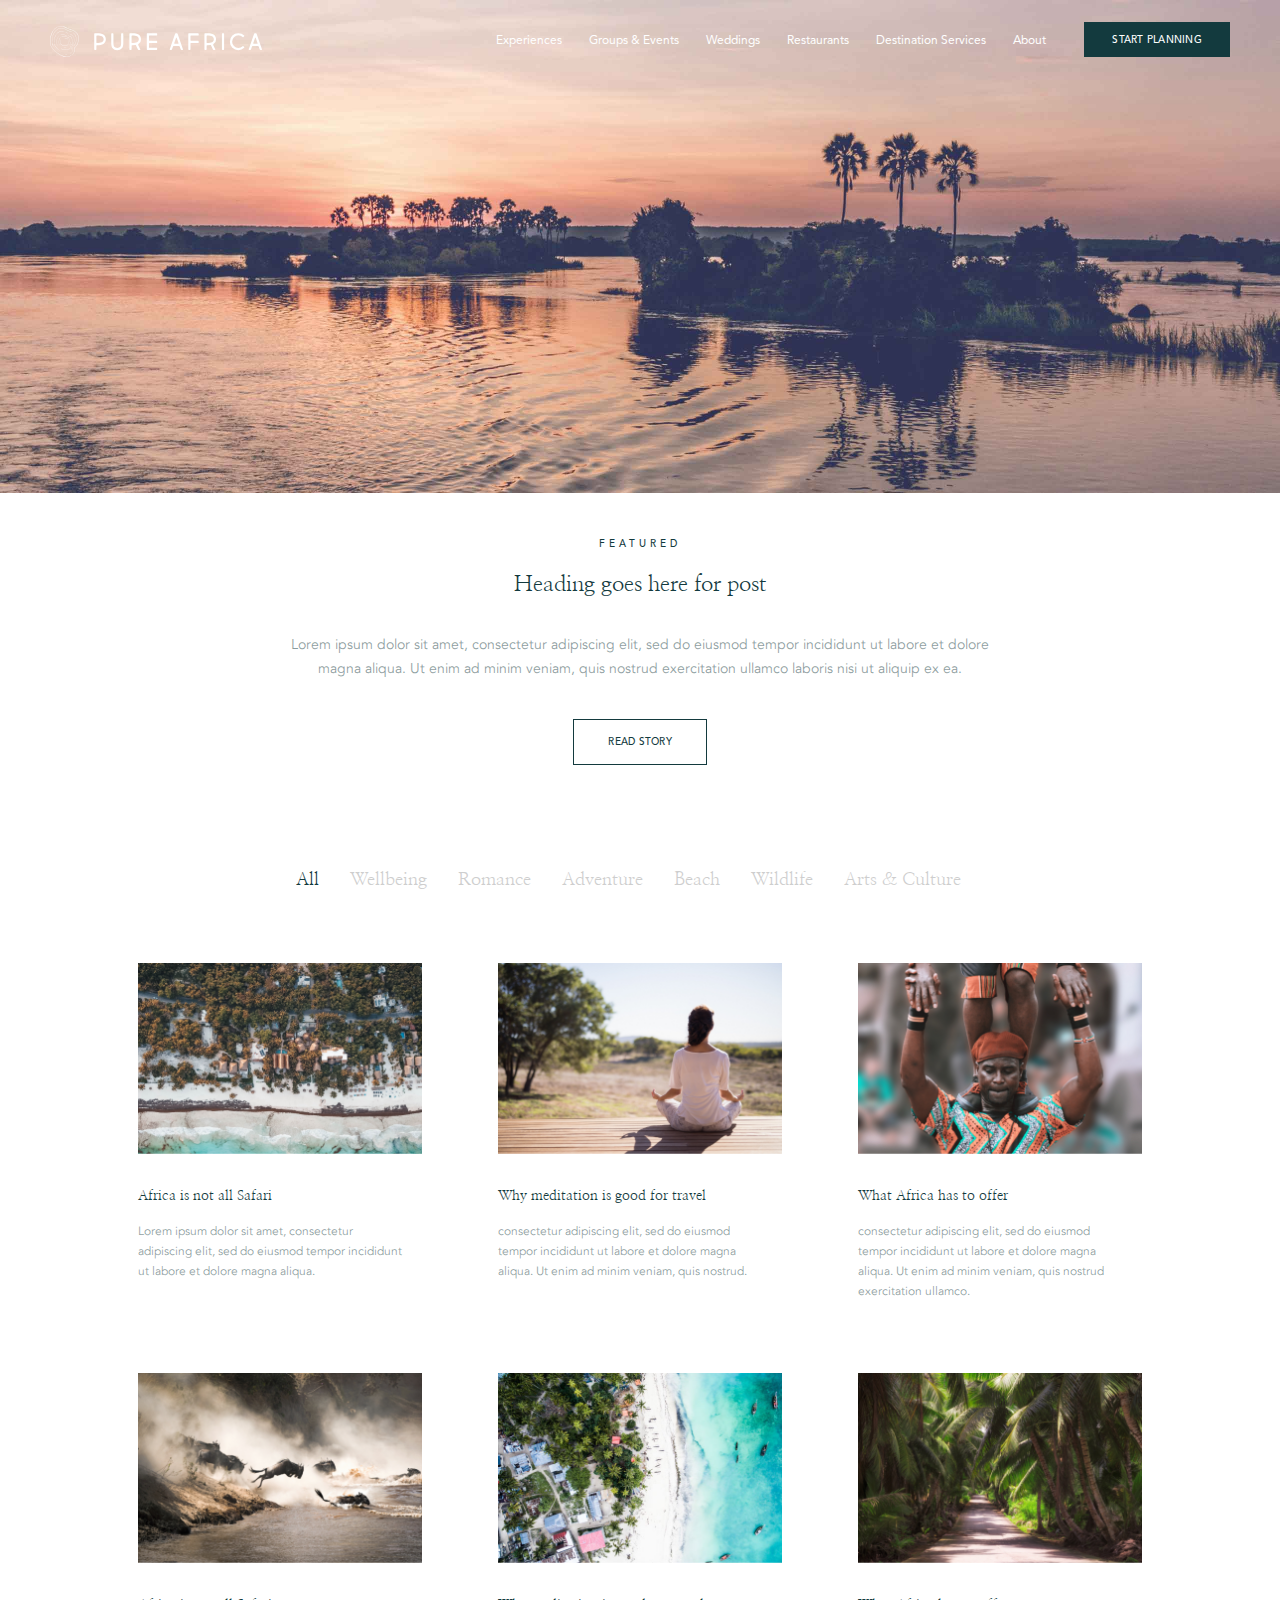
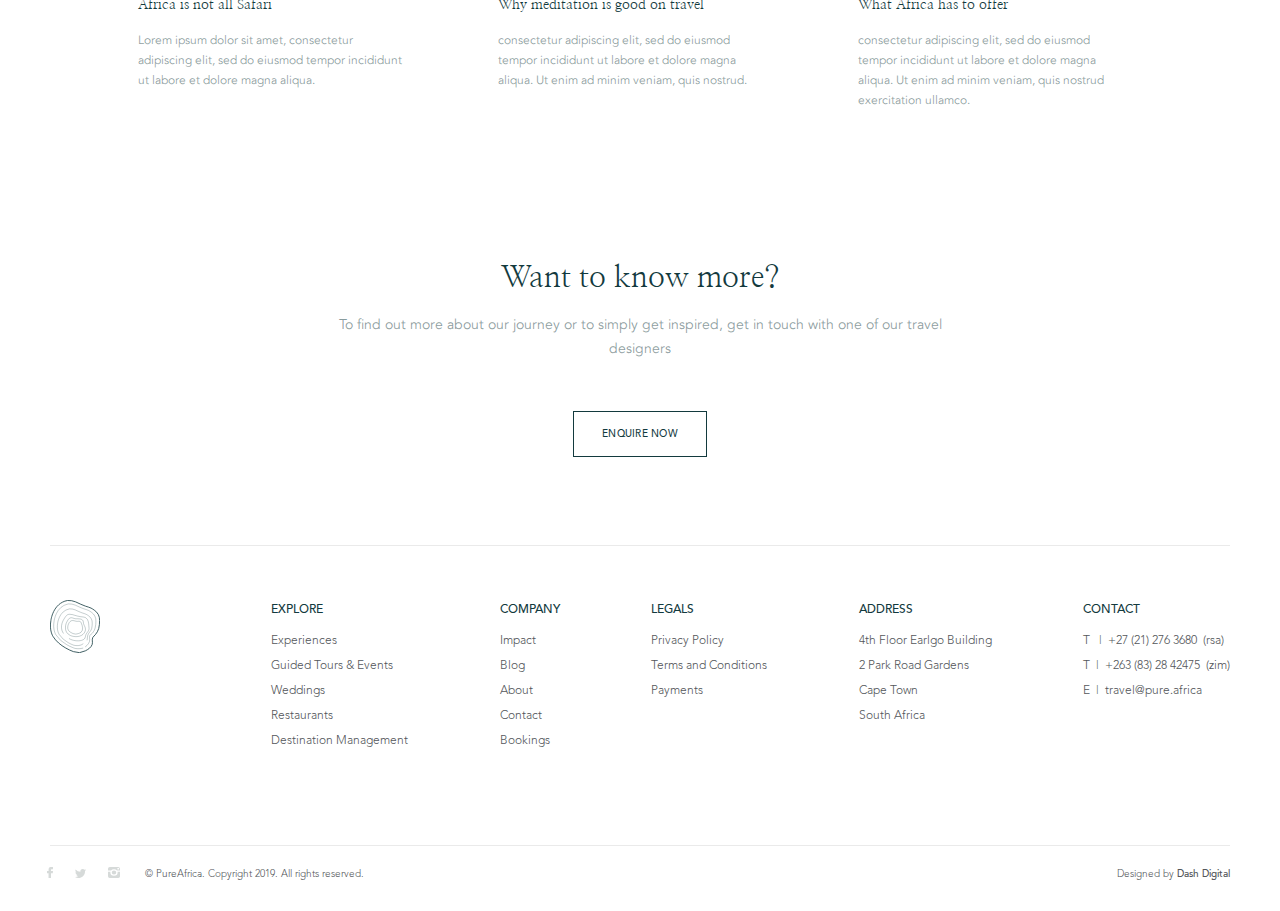
<file: blog.html>
<!DOCTYPE html>
<html lang="en">

<head>
    <meta charset="utf-8">
    <meta name="viewport" content="width=device-width, minimum-scale=1.0, maximum-scale=1.0, initial-scale=1.0, user-scalable=no">
    <meta name="format-detection" content="telephone=no">
    <title>Pure Africa | Blog</title>

    <link href="https://fonts.googleapis.com/css?family=Nanum+Myeongjo:400,700&display=swap" rel="stylesheet">
    <link type="text/css" rel="stylesheet" href="css/slick-theme.css">
    <link type="text/css" rel="stylesheet" href="css/slick.css">
    <link type="text/css" rel="stylesheet" href="css/swiper.min.css">
    <link type="text/css" rel="stylesheet" href="css/style.css">
</head>

<body>
    <div class="main-wrap">
        <!--  Beginning header section 
            ===============================  -->
        <header class="header blog-header">
            <div class="common-wrap clear">
                <div class="logo-wrap">
                    <div class="main-logo clear">
                        <a href="index.html" class="desktop"><img src="svg/white-logo.svg" alt=""></a>
                        <a href="index.html" class="sticky"><img src="svg/Logo-sticky.svg" alt=""></a>
                        <a href="index.html" class="mobi"><img src="svg/Logo-mobi.svg" alt=""></a>
                        <a href="index.html" class="tablet"><img src="svg/Logo-mobi.svg" alt=""></a>
                    </div>
                    <div class="phone-nav mobi tablet" id="phone-nav">
                        <span>Menu</span>
                    </div>
                </div>
                <div class="main-nav">
                    <div class="main-nav-inner">
                        <ul>
                            <li>
                                <a href="experiences-landing.html">Experiences</a>
                                <ul class="subnav">
                                    <li><a href="#">Cruises</a></li>
                                    <li><a href="#">Tram</a></li>
                                    <li><a href="#">Pot &amp;</a></li>
                                    <li><a href="#">Guided Tours</a></li>
                                </ul>
                            </li>
                            <li>
                                <a href="#">Groups &amp; Events</a>
                                <ul class="subnav">
                                    <li><a href="#">Private Events</a></li>
                                    <li><a href="#">Corporate Events</a></li>
                                    <li><a href="#">Venues</a></li>
                                </ul>
                            </li>
                            <li><a href="weddings.html">Weddings</a></li>
                            <li><a href="journal-post.html">Restaurants</a></li>
                            <li><a href="journal-post.html">Destination Services</a></li>
                            <li><a href="about.html"> About</a></li>
                        </ul>
                    </div>
                    <div class="call-to-action">
                        <a href="#" class="btn md-btn dark-green-bg">START PLANNING</a>
                    </div>
                </div>
            </div>
        </header>
        <!-- //End header section -->
        <!-- Beginning main content section 
            ==================================== -->
        <main class="main-content-wrap blog-content">
            <section class="hero-section pos-rel">
                <div class="hero-bg" style="background-image: url(img/blog/8L8A4308@2x.jpg)"></div>
            </section>
            <section class="featured-wrap text-centre">
                <div class="sm-container clear">
                    <h6>featured</h6>
                    <h3>Heading goes here for post</h3>
                    <p>Lorem ipsum dolor sit amet, consectetur adipiscing elit, sed do eiusmod tempor incididunt ut labore et dolore magna aliqua. Ut enim ad minim veniam, quis nostrud exercitation ullamco laboris nisi ut aliquip ex ea. </p>
                    <a href="#" class="btn transparent-btn">READ STORY</a>
                </div>
            </section>
            <section class="Journal-item-wrapper">
                <div class="common-wrap md-container">
                    <div class="tab-item-list text-centre clear">
                        <ul class="tabed">
                            <li class="active"><a href="">All</a></li>
                            <li><a href="">Wellbeing</a></li>
                            <li><a href="">Romance</a></li>
                            <li><a href="">Adventure</a></li>
                            <li><a href="">Beach</a></li>
                            <li><a href="">Wildlife</a></li>
                            <li><a href=""> Arts &amp; Culture</a></li>
                        </ul>
                    </div>
                    <div class="card-item-row hover-thum">
                        <div class="Journal-item col-3">
                            <a href="journal-post.html" class="hover">
                                <figure class="card-item-thum">
                                    <img src="img/journal-1.jpg" alt="">
                                </figure>
                                <div class="card-content">
                                    <h5>Africa is not all Safari</h5>
                                    <p>Lorem ipsum dolor sit amet, consectetur adipiscing elit, sed do eiusmod tempor incididunt ut labore et dolore magna aliqua.</p>
                                </div>
                            </a>
                        </div>
                        <div class="Journal-item col-3">
                            <a href="journal-post.html" class="hover">
                                <figure class="card-item-thum">
                                    <img src="img/journal-2.jpg" alt="">
                                </figure>
                                <div class="card-content">
                                    <h5>Why meditation is good for travel</h5>
                                    <p>consectetur adipiscing elit, sed do eiusmod tempor incididunt ut labore et dolore magna aliqua. Ut enim ad minim veniam, quis nostrud.</p>
                                </div>
                            </a>
                        </div>
                        <div class="Journal-item col-3">
                            <a href="journal-post.html" class="hover">
                                <figure class="card-item-thum">
                                    <img src="img/journal-3.jpg" alt="">
                                </figure>
                                <div class="card-content">
                                    <h5>What Africa has to offer</h5>
                                    <p>consectetur adipiscing elit, sed do eiusmod tempor incididunt ut labore et dolore magna aliqua. Ut enim ad minim veniam, quis nostrud exercitation ullamco.</p>
                                </div>
                            </a>
                        </div>
                        <div class="Journal-item col-3">
                            <a href="journal-post.html" class="hover">
                                <figure class="card-item-thum">
                                    <img src="img/blog/AdobeStock_189301015@2x.jpg" alt="">
                                </figure>
                                <div class="card-content">
                                    <h5>Africa is not all Safari</h5>
                                    <p>Lorem ipsum dolor sit amet, consectetur adipiscing elit, sed do eiusmod tempor incididunt ut labore et dolore magna aliqua. </p>
                                </div>
                            </a>
                        </div>
                        <div class="Journal-item col-3">
                            <a href="journal-post.html" class="hover">
                                <figure class="card-item-thum">
                                    <img src="img/blog/journal-5.jpg" alt="">
                                </figure>
                                <div class="card-content">
                                    <h5>Why meditation is good on travel</h5>
                                    <p>consectetur adipiscing elit, sed do eiusmod tempor incididunt ut labore et dolore magna aliqua. Ut enim ad minim veniam, quis nostrud.</p>
                                </div>
                            </a>
                        </div>
                        <div class="Journal-item col-3">
                            <a href="journal-post.html" class="hover">
                                <figure class="card-item-thum">
                                    <img src="img/blog/AdobeStock_126132836@2x.jpg" alt="">
                                </figure>
                                <div class="card-content">
                                    <h5>What Africa has to offer</h5>
                                    <p>consectetur adipiscing elit, sed do eiusmod tempor incididunt ut labore et dolore magna aliqua. Ut enim ad minim veniam, quis nostrud exercitation ullamco.</p>
                                </div>
                            </a>
                        </div>
                    </div>
                </div>
            </section>
            <section class="get-in-touch-wrap">
                <div class="sm-container clear">
                    <h2>Want to know more?</h2>
                    <p>To find out more about our journey or to simply get inspired, get in touch with one of our travel designers</p>
                    <a href="#" class="btn transparent-btn">ENQUIRE NOW</a>
                </div>
            </section>
        </main>
        <!-- //End main content section -->

        <!-- Beginning footer section
            ============================== -->
        <footer class="footer-section">
            <div class="common-wrap clear">
                <div class="footer-top abbey">
                    <div class="footer-top-inner">
                        <div class="widget">
                            <a href="#" class="footer-logo"><img src="svg/Shape-Mark.svg" alt=""></a>
                        </div>
                        <div class="widget">
                            <h6>EXPLORE</h6>
                            <ul>
                                <li><a href="#">Experiences</a></li>
                                <li><a href="#">Guided Tours &amp; Events</a></li>
                                <li><a href="#">Weddings</a></li>
                                <li><a href="#">Restaurants</a></li>
                                <li><a href="#">Destination Management </a></li>
                            </ul>
                        </div>
                        <div class="widget">
                            <h6>COMPANY</h6>
                            <ul>
                                <li><a href="#">Impact</a></li>
                                <li><a href="blog.html">Blog</a></li>
                                <li><a href="about.html">About</a></li>
                                <li><a href="#">Contact</a></li>
                                <li><a href="#">Bookings</a></li>
                            </ul>
                        </div>
                        <div class="widget">
                            <h6>LEGALS</h6>
                            <ul>
                                <li><a href="#">Privacy Policy</a></li>
                                <li><a href="#">Terms and Conditions</a></li>
                                <li><a href="#">Payments</a></li>
                            </ul>
                        </div>
                        <div class="widget">
                           <h6>ADDRESS</h6>
                            <address>4th Floor Earlgo Building <br>2 Park Road Gardens <br>Cape Town <br>South Africa</address>
                        </div>
                        <div class="widget">
                           <h6>CONTACT</h6>
                            <span>T &nbsp; |<a href="tel:+27212763680">+27 (21) 276 3680</a> &nbsp;(rsa)</span>
                            <span>T &nbsp;|<a href="tel:+263832842475">+263 (83) 28 42475</a> &nbsp;(zim)</span>
                            <span>E &nbsp;|<a href="mailto:travel@pure.africa">travel@pure.africa</a></span>
                        </div>
                    </div>
                </div>
                <div class="footer-bottom">
                   <div class="footer-bottom-left-content">                       
                        <div class="footer-socail">
                            <a href="#"><img src="svg/Path-865.svg" alt=""></a>
                            <a href="#"><img src="svg/Path-864.svg" alt=""></a>
                            <a href="#"><img src="svg/Path-866.svg" alt=""></a>
                        </div>
                        <div class="copy-right abbey">&copy; PureAfrica. Copyright 2019. All rights reserved.</div>
                   </div>
                   <div class="develop-text abbey">Designed by <a href="#">Dash Digital</a></div>
                </div>
            </div>
        </footer>
        <!-- //End main footer section -->
    </div>
    <script type="text/javascript" src="js/jquery-3.3.1.min.js"></script>
    <script type="text/javascript" src="js/swiper.min.js"></script>
    <script type="text/javascript" src="js/slick.min.js"></script>
    <script type="text/javascript" src="js/TweenMax.min.js"></script>
    <script type="text/javascript" src="js/common-scripts.js" defer></script>
</body>

</html>
</file>
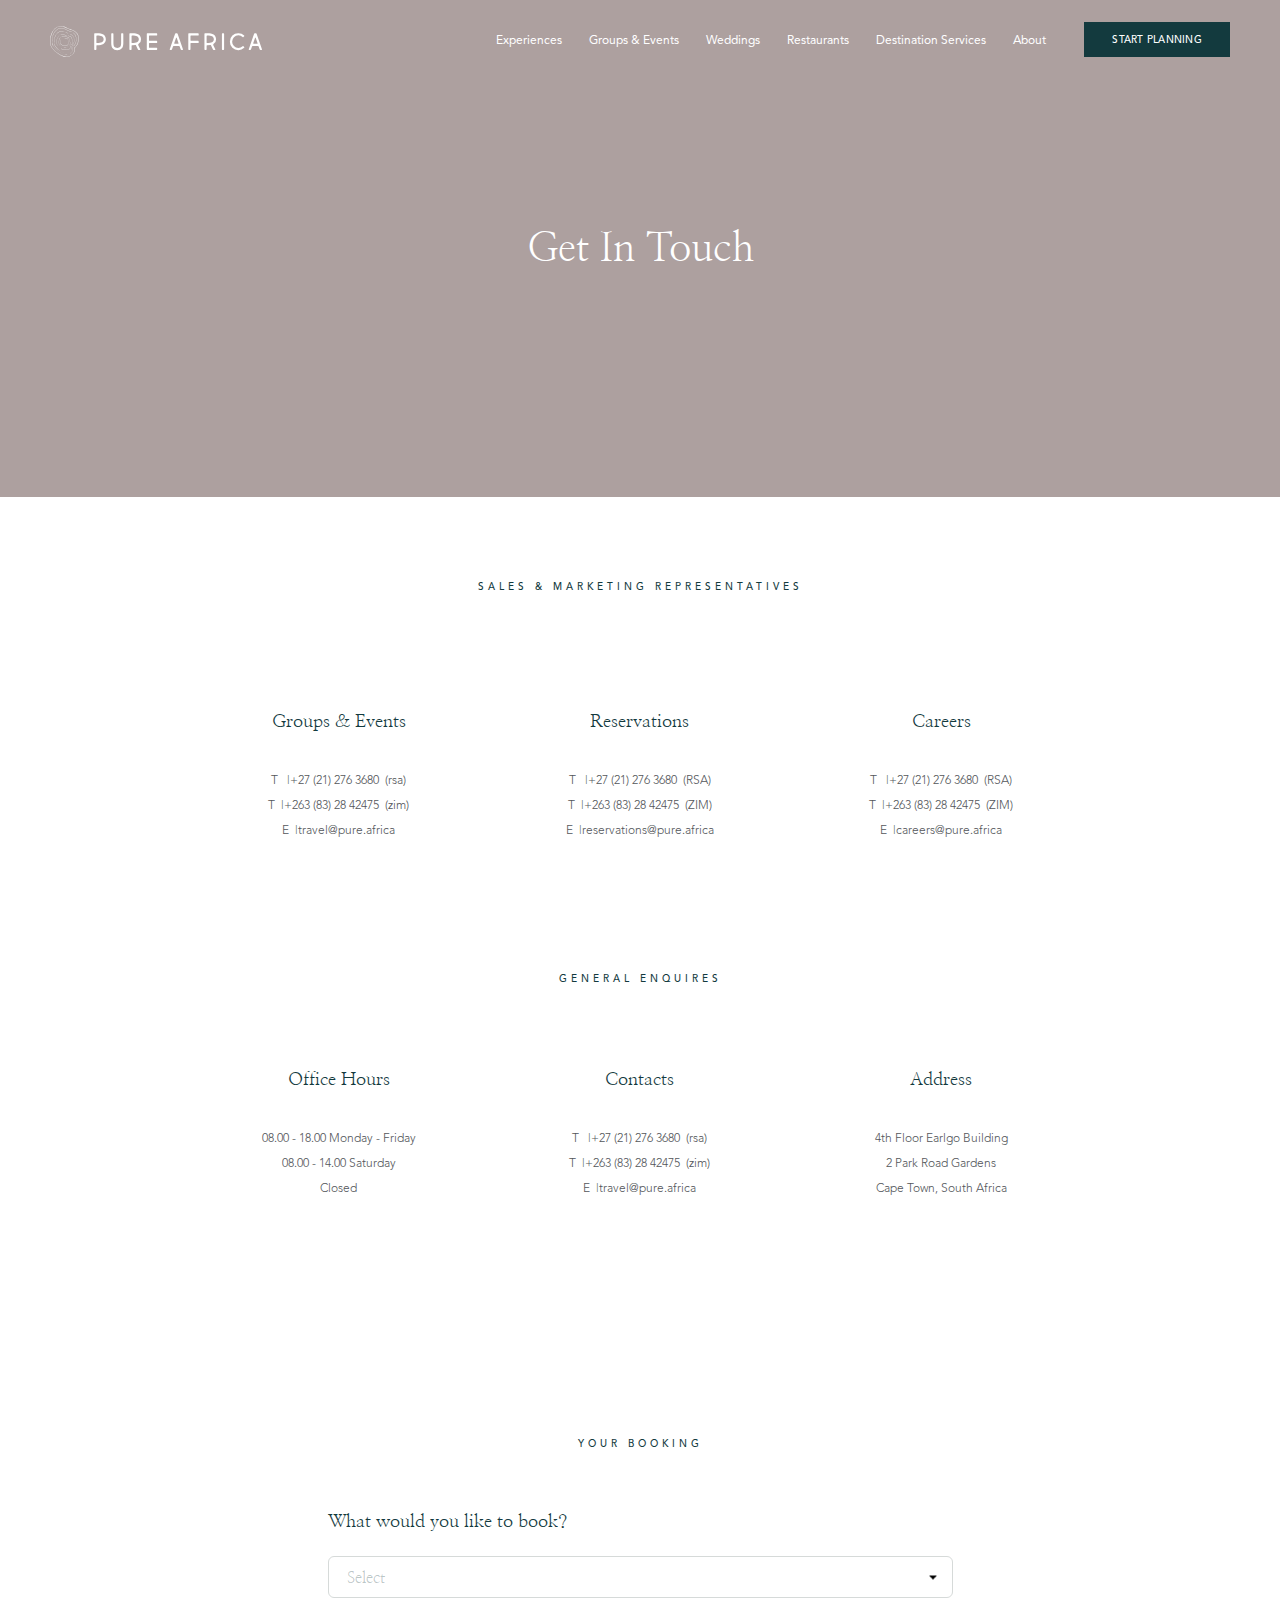
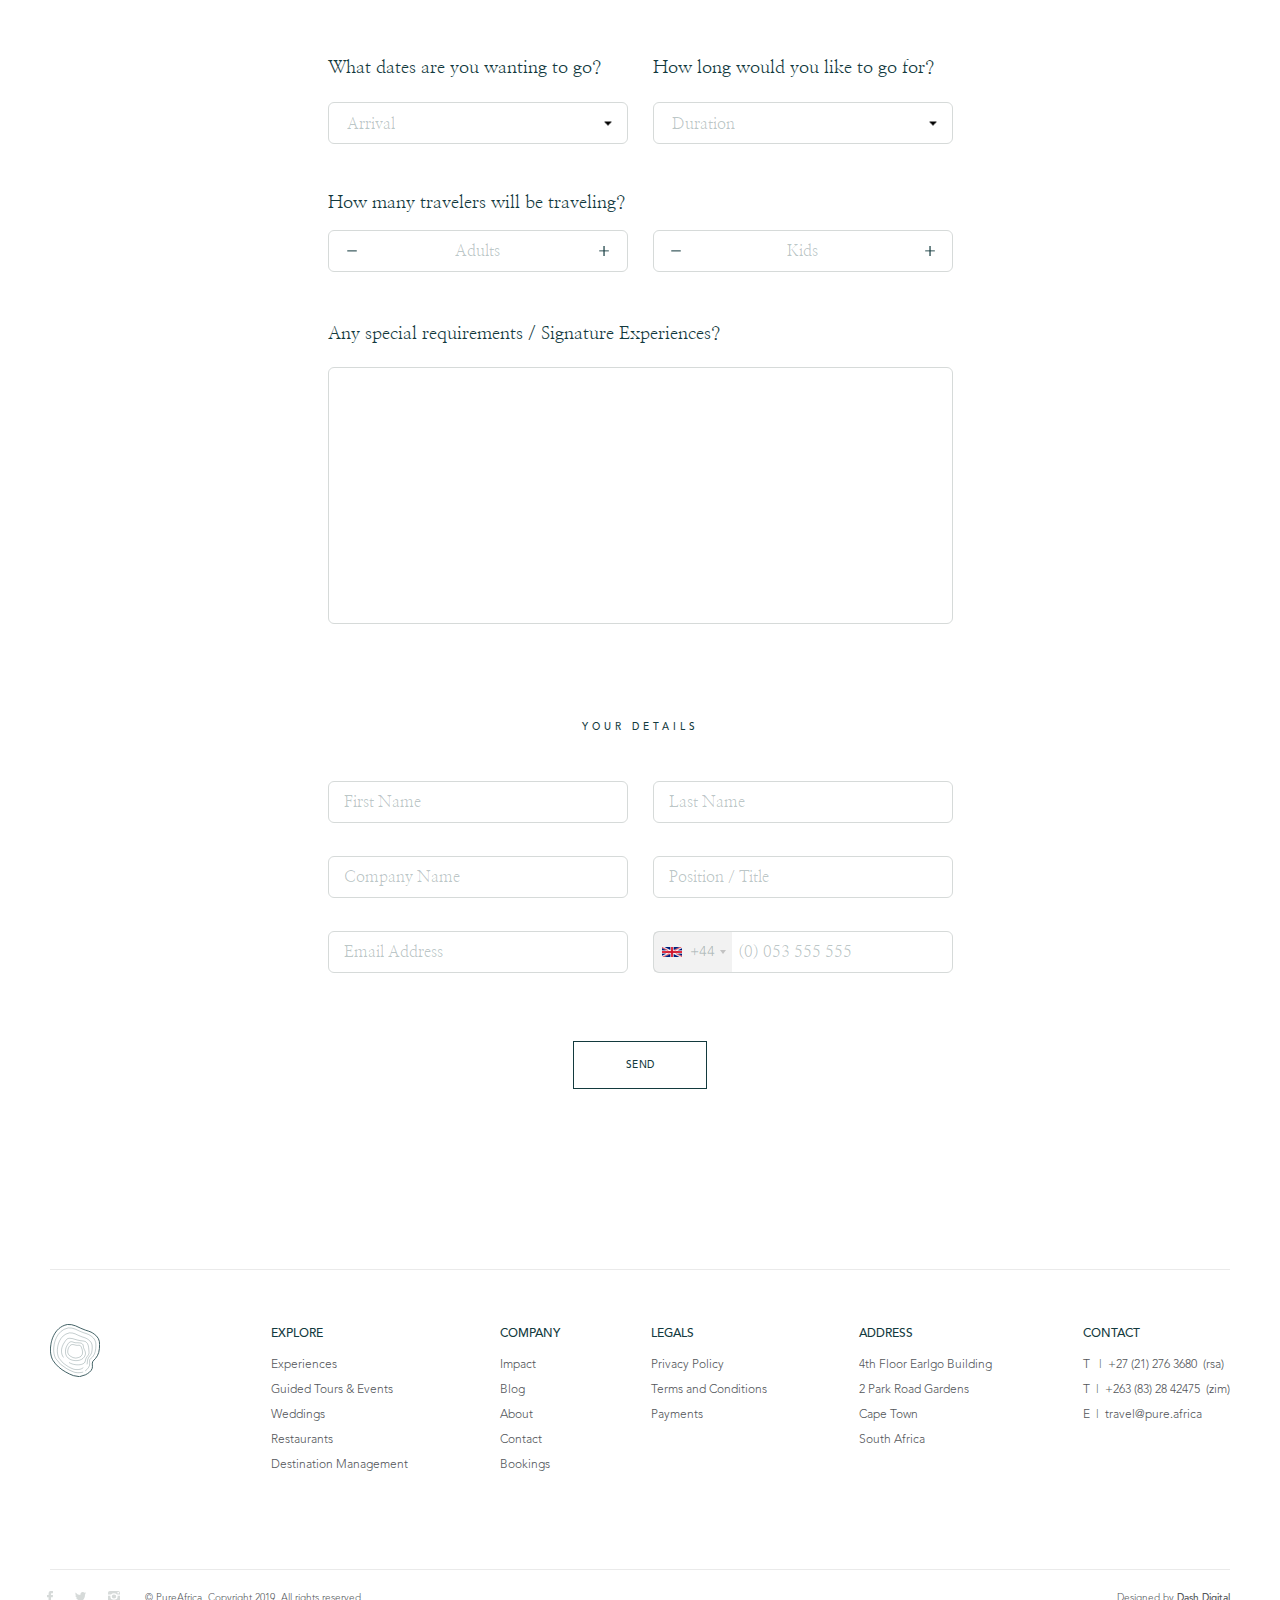
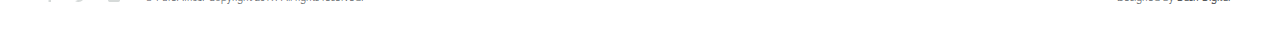
<file: contact.html>
<!DOCTYPE html>
<html lang="en">

<head>
    <meta charset="utf-8">
    <meta name="viewport" content="width=device-width, minimum-scale=1.0, maximum-scale=1.0, initial-scale=1.0, user-scalable=no">
    <meta name="format-detection" content="telephone=no">
    <title>Pure Africa | Contact</title>
 
    <link href="https://fonts.googleapis.com/css?family=Nanum+Myeongjo:400,700&display=swap" rel="stylesheet">
    <link type="text/css" rel="stylesheet" href="css/slick-theme.css">
    <link type="text/css" rel="stylesheet" href="css/slick.css">
    <link type="text/css" rel="stylesheet" href="css/selectric.css">
    <link type="text/css" rel="stylesheet" href="css/intlTelInput.css">
    <link type="text/css" rel="stylesheet" href="css/swiper.min.css">
    <link type="text/css" rel="stylesheet" href="css/style.css">
</head>

<body>
    <div class="main-wrap">
        <!--  Beginning header section 
            ===============================  -->
        <header class="header about-header">
            <div class="common-wrap clear">
                <div class="logo-wrap">
                    <div class="main-logo clear">
                        <a href="index.html" class="desktop"><img src="svg/white-logo.svg" alt=""></a>
                        <a href="index.html" class="sticky"><img src="svg/Logo-sticky.svg" alt=""></a>
                        <a href="index.html" class="mobi"><img src="svg/Logo-mobi.svg" alt=""></a>
                        <a href="index.html" class="tablet"><img src="svg/Logo-mobi.svg" alt=""></a>
                    </div>
                    <div class="phone-nav mobi tablet" id="phone-nav">
                        <span>Menu</span>
                    </div>
                </div>
                <div class="main-nav">
                    <div class="main-nav-inner">
                        <ul>
                            <li>
                                <a href="experiences-landing.html">Experiences</a>
                                <ul class="subnav">
                                    <li><a href="#">Cruises</a></li>
                                    <li><a href="#">Tram</a></li>
                                    <li><a href="#">Pot &amp;</a></li>
                                    <li><a href="#">Guided Tours</a></li>
                                </ul>
                            </li>
                            <li>
                                <a href="#">Groups &amp; Events</a>
                                <ul class="subnav">
                                    <li><a href="#">Private Events</a></li>
                                    <li><a href="#">Corporate Events</a></li>
                                    <li><a href="#">Venues</a></li>
                                </ul>
                            </li>
                            <li><a href="weddings.html">Weddings</a></li>
                            <li><a href="journal-post.html">Restaurants</a></li>
                            <li><a href="journal-post.html">Destination Services</a></li>
                            <li><a href="about.html"> About</a></li>
                        </ul>
                    </div>
                    <div class="call-to-action">
                        <a href="#" class="btn md-btn dark-green-bg">START PLANNING</a>
                    </div>
                </div>
            </div>
        </header>
        <!-- //End header section -->
        <!-- Beginning main content section 
            ==================================== -->
        <main class="main-content-wrap contact-content">
            <section class="hero-section pos-rel">
                <div class="hero-bg" style="background-image: url(img/contact/8L8A2401@2x.png)"></div>
                <div class="common-wrap clear">
                    <div class="hero-content-wrap flex-box flex-horizontal-align flex-vertical-align">
                        <div class="title-text clear text-centre">
                            <h2 class="white">Get In Touch</h2>
                        </div>
                    </div>
                </div>
            </section>
            <section class="contact-info-wrap text-centre">
                <div class="common-wrap clear"> 
                   <div class="contact-info-row">
                        <h6>Sales &amp; marketing representatives</h6>
                        <div class="contact-info">
                            <div class="contact-info-item">
                                <h5>Groups &amp; Events</h5>
                                <span>T &nbsp; |<a href="tel:+27212763680">+27 (21) 276 3680</a> &nbsp;(rsa)</span>
                                <span>T &nbsp;|<a href="tel:+263832842475">+263 (83) 28 42475</a> &nbsp;(zim)</span>
                                <span>E &nbsp;|<a href="mailto:travel@pure.africa">travel@pure.africa</a></span>
                            </div>
                            <div class="contact-info-item">
                                <h5>Reservations</h5>
                                <span>T &nbsp; |<a href="tel:+27212763680">+27 (21) 276 3680 </a> &nbsp;(RSA)</span>
                                <span>T &nbsp;|<a href="tel:+263832842475">+263 (83) 28 42475</a> &nbsp;(ZIM)</span>
                                <span>E &nbsp;|<a href="mailto:reservations@pure.africa">reservations@pure.africa</a></span>
                            </div>
                            <div class="contact-info-item">
                                <h5>Careers</h5>
                                <span>T &nbsp; |<a href="tel:+27212763680">+27 (21) 276 3680 </a> &nbsp;(RSA)</span>
                                <span>T &nbsp;|<a href="tel:+263832842475">+263 (83) 28 42475</a> &nbsp;(ZIM)</span>
                                <span>E &nbsp;|<a href="mailto:careers@pure.africa">careers@pure.africa</a></span>
                            </div>
                        </div>
                   </div>
                   <div class="contact-info-row">
                        <h6>general enquires</h6>
                        <div class="contact-info">
                            <div class="contact-info-item">
                                <h5>Office Hours</h5>
                                <p>08.00 - 18.00 Monday - Friday <br> 08.00 - 14.00 Saturday <br> Closed</p>
                            </div>
                            <div class="contact-info-item">
                                <h5>Contacts</h5>
                                <span>T &nbsp; |<a href="tel:+27212763680">+27 (21) 276 3680</a> &nbsp;(rsa)</span>
                                <span>T &nbsp;|<a href="tel:+263832842475">+263 (83) 28 42475</a> &nbsp;(zim)</span>
                                <span>E &nbsp;|<a href="mailto:travel@pure.africa">travel@pure.africa</a></span>
                            </div>
                            <div class="contact-info-item">
                                <h5>Address</h5>
                                <address>4th Floor Earlgo Building<br>2 Park Road Gardens<br>Cape Town, South Africa</address>
                            </div>
                        </div>
                   </div>
                </div>
            </section> 
            <section class="enquiry-container">
                <div class="sm-container clear">
                    <div class="enquiry-form-wrap content" id="content">
                        <h6>your booking</h6>
                        <form action="">
                           <div class="input-row selectric-row full-selectric">
                                <div class="input-col">
                                    <label>What would you like to book?</label>
                                    <div class="selectric-wrap">
                                        <select class="styled-select">
                                            <option>Select</option>
                                            <option>Select 1</option>
                                            <option>Select 1</option>
                                            <option>Select 1</option>
                                        </select>
                                    </div>
                                </div>
                            </div>
                            <div class="input-row selectric-row">
                                <div class="input-col">
                                    <label>What dates are you wanting to go?</label>
                                    <div class="selectric-wrap">
                                        <select class="styled-select">
                                            <option>Arrival</option>
                                            <option>Arrival 1</option>
                                            <option>Arrival 1</option>
                                            <option>Arrival 1</option>
                                        </select>
                                    </div>
                                </div>
                                <div class="input-col">
                                    <label>How long would you like to go for?</label>
                                    <div class="selectric-wrap">
                                        <select class="styled-select">
                                            <option>Duration</option>
                                            <option>Duration 1</option>
                                            <option>Duration 1</option>
                                            <option>Duration 1</option>
                                        </select>
                                    </div>
                                </div>
                            </div>
                            <div class="input-row quantity-row">
                                <div class="input-col">
                                    <label>How many travelers will be traveling?</label>
                                    <div class="quantity">
                                        <input type="number" min="1" max="100" step="1" placeholder="Adults">
                                        <div class="quantity-nav">
                                            <button class="quantity-button quantity-up"></button>
                                            <button class="quantity-button quantity-down"></button>
                                        </div>
                                    </div>
                                </div>
                                <div class="input-col">
                                <label>&nbsp;</label>
                                    <div class="quantity">
                                        <input type="number" min="1" max="100" step="1" placeholder="Kids">
                                        <div class="quantity-nav">
                                            <div class="quantity-button quantity-up"></div>
                                            <div class="quantity-button quantity-down"></div>
                                        </div>
                                    </div>
                                </div>
                            </div>
                            <div class="input-row comments-row">
                                <label for="text">Any special requirements / Signature Experiences?</label>
                                <textarea name="text" id="text"></textarea>
                            </div>
                            <div class="deatiles-info">
                                <h6>YOUR DETAILS</h6>
                                <div class="input-row">
                                    <div class="input-col">
                                        <input type="text" placeholder="First Name">
                                    </div>
                                    <div class="input-col">
                                        <input type="text" placeholder="Last Name">
                                    </div>
                                </div>
                                <div class="input-row">
                                    <div class="input-col">
                                        <input type="text" placeholder="Company Name">
                                    </div>
                                    <div class="input-col">
                                        <input type="text" placeholder="Position / Title">
                                    </div>
                                </div>
                                <div class="input-row">
                                    <div class="input-col">
                                        <input type="email" placeholder="Email Address">
                                    </div>
                                    <div class="input-col">
                                        <input type="tel" placeholder="(0) 053 555 555" class="phone">
                                    </div>
                                </div>
                                <div class="input-row">
                                    <input type="submit" value="SEND" class="btn transparent-btn">
                                </div>
                            </div>
                        </form>
                    </div>
                </div>
            </section>
        </main>
        <!-- //End main content section -->

        <!-- Beginning footer section
            ============================== -->
        <footer class="footer-section">
            <div class="common-wrap clear">
                <div class="footer-top abbey">
                    <div class="footer-top-inner">
                        <div class="widget">
                            <a href="#" class="footer-logo"><img src="svg/Shape-Mark.svg" alt=""></a>
                        </div>
                        <div class="widget">
                            <h6>EXPLORE</h6>
                            <ul>
                                <li><a href="#">Experiences</a></li>
                                <li><a href="#">Guided Tours &amp; Events</a></li>
                                <li><a href="#">Weddings</a></li>
                                <li><a href="#">Restaurants</a></li>
                                <li><a href="#">Destination Management </a></li>
                            </ul>
                        </div>
                        <div class="widget">
                            <h6>COMPANY</h6>
                            <ul>
                                <li><a href="#">Impact</a></li>
                                <li><a href="blog.html">Blog</a></li>
                                <li><a href="about.html">About</a></li>
                                <li><a href="#">Contact</a></li>
                                <li><a href="#">Bookings</a></li>
                            </ul>
                        </div>
                        <div class="widget">
                            <h6>LEGALS</h6>
                            <ul>
                                <li><a href="#">Privacy Policy</a></li>
                                <li><a href="#">Terms and Conditions</a></li>
                                <li><a href="#">Payments</a></li>
                            </ul>
                        </div>
                        <div class="widget">
                           <h6>ADDRESS</h6>
                            <address>4th Floor Earlgo Building <br>2 Park Road Gardens <br>Cape Town <br>South Africa</address>
                        </div>
                        <div class="widget">
                           <h6>CONTACT</h6>
                            <span>T &nbsp; |<a href="tel:+27212763680">+27 (21) 276 3680</a> &nbsp;(rsa)</span>
                            <span>T &nbsp;|<a href="tel:+263832842475">+263 (83) 28 42475</a> &nbsp;(zim)</span>
                            <span>E &nbsp;|<a href="mailto:travel@pure.africa">travel@pure.africa</a></span>
                        </div>
                    </div>
                </div>
                <div class="footer-bottom">
                   <div class="footer-bottom-left-content">                       
                        <div class="footer-socail">
                            <a href="#"><img src="svg/Path-865.svg" alt=""></a>
                            <a href="#"><img src="svg/Path-864.svg" alt=""></a>
                            <a href="#"><img src="svg/Path-866.svg" alt=""></a>
                        </div>
                        <div class="copy-right abbey">&copy; PureAfrica. Copyright 2019. All rights reserved.</div>
                   </div>
                   <div class="develop-text abbey">Designed by <a href="#">Dash Digital</a></div>
                </div>
            </div>
        </footer>
        <!-- //End main footer section -->        
    </div>
    <script type="text/javascript" src="js/jquery-3.3.1.min.js"></script>
    <script type="text/javascript" src="js/swiper.min.js"></script>
    <script type="text/javascript" src="js/slick.min.js"></script>
    <script type="text/javascript" src="js/TweenMax.min.js"></script>
    <script type="text/javascript" src="js/jquery.selectric.js"></script>
    <script type="text/javascript" src="js/intlTelInput-jquery.js"></script>
    <script type="text/javascript" src="js/common-scripts.js" defer></script>
</body>

</html>
</file>
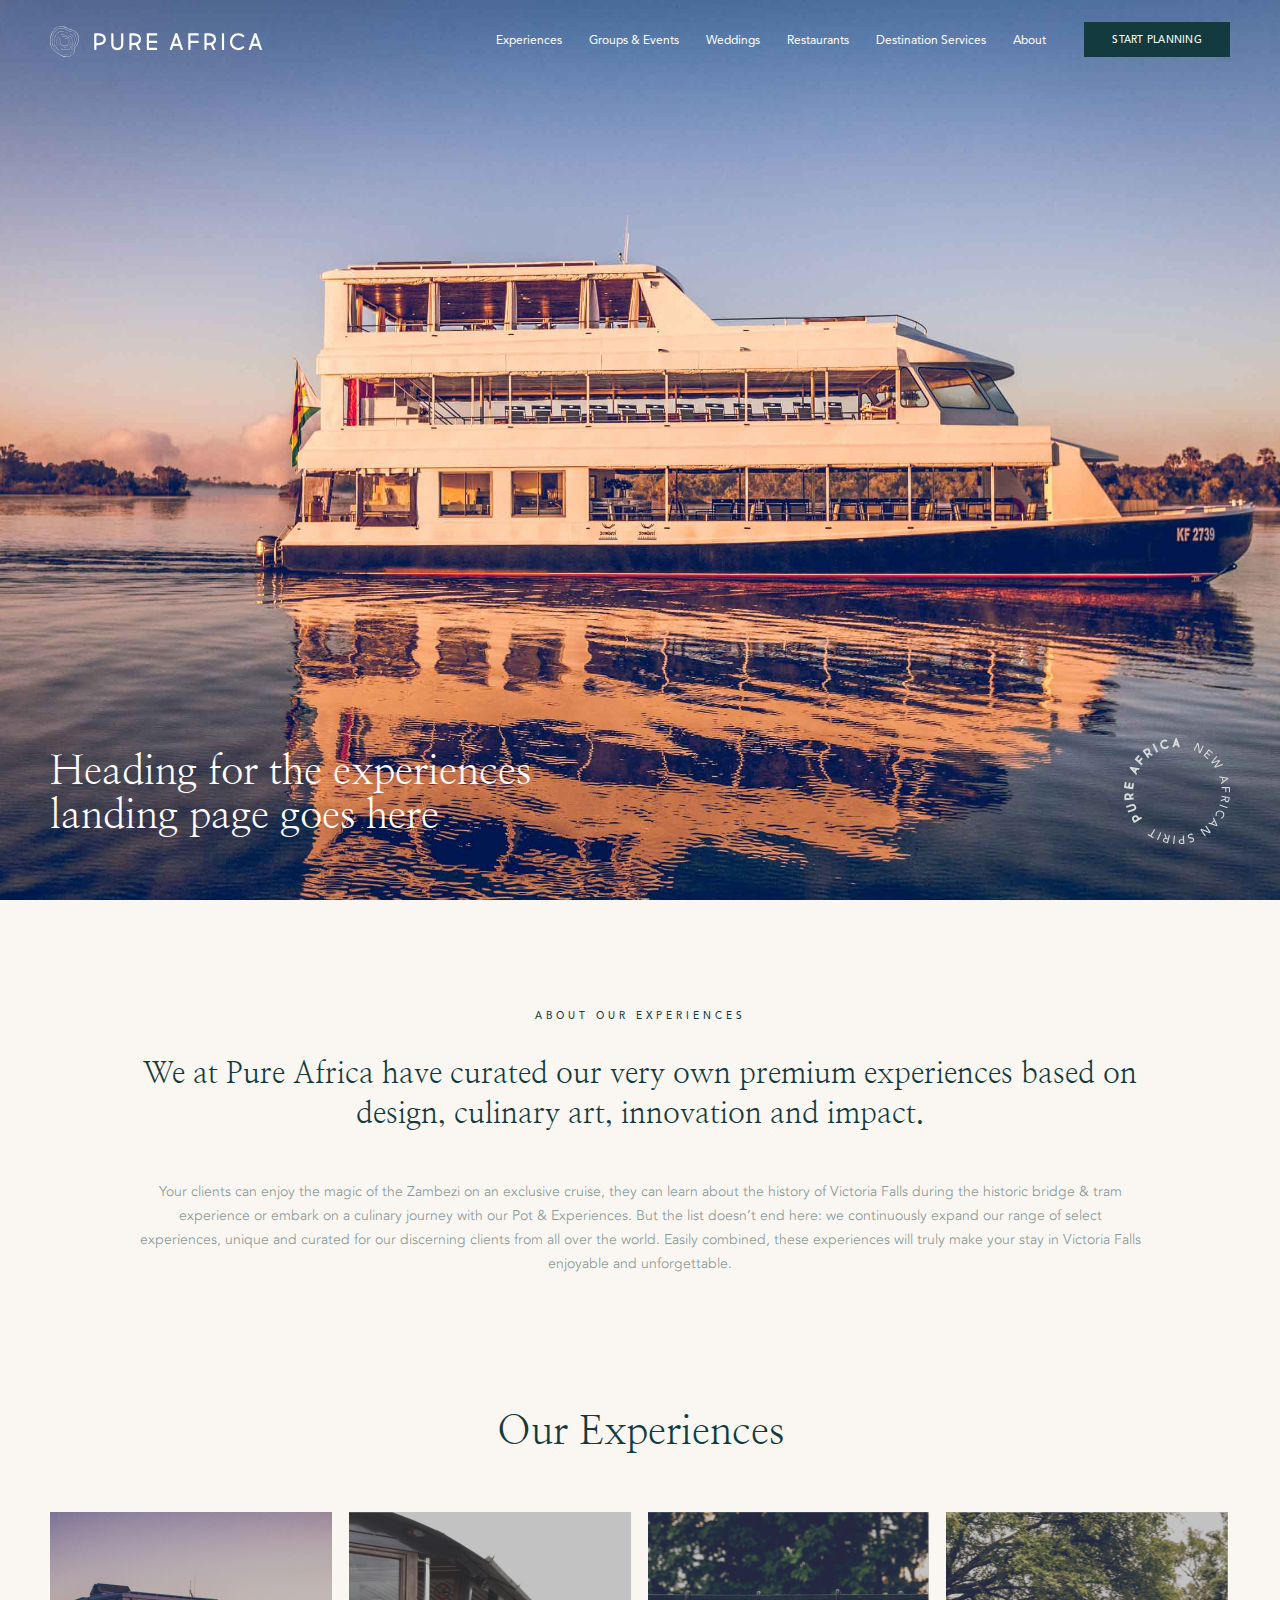
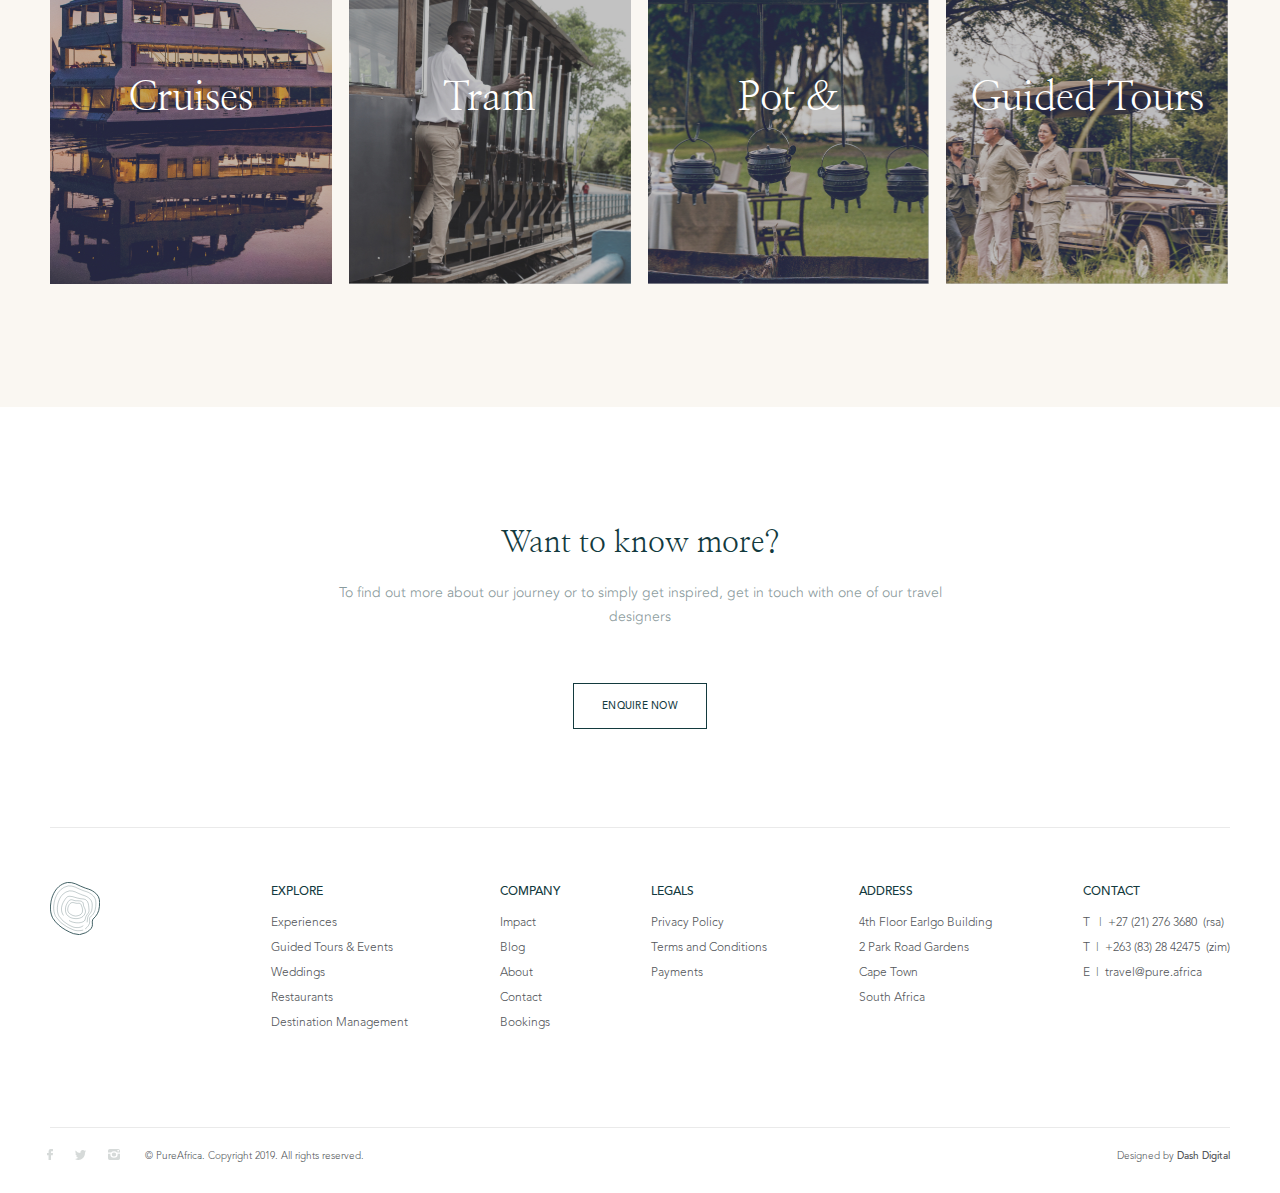
<file: experiences-landing.html>
<!DOCTYPE html>
<html lang="en">

<head>
    <meta charset="utf-8">
    <meta name="viewport" content="width=device-width, minimum-scale=1.0, maximum-scale=1.0, initial-scale=1.0, user-scalable=no">
    <meta name="format-detection" content="telephone=no">
    <title>Pure Africa | Experience Landing</title>

    <link href="https://fonts.googleapis.com/css?family=Nanum+Myeongjo:400,700&display=swap" rel="stylesheet">
    <link type="text/css" rel="stylesheet" href="css/slick-theme.css">
    <link type="text/css" rel="stylesheet" href="css/slick.css">
    <link type="text/css" rel="stylesheet" href="css/swiper.min.css">
    <link type="text/css" rel="stylesheet" href="css/style.css">
</head>

<body>
    <div class="main-wrap">
        <!--  Beginning header section 
            ===============================  -->
        <header class="header experience-landing-header">
            <div class="common-wrap clear">
                <div class="logo-wrap">
                    <div class="main-logo clear">
                        <a href="index.html" class="desktop"><img src="svg/white-logo.svg" alt=""></a>
                        <a href="index.html" class="sticky"><img src="svg/Logo-sticky.svg" alt=""></a>
                        <a href="index.html" class="mobi"><img src="svg/Logo-mobi.svg" alt=""></a>
                        <a href="index.html" class="tablet"><img src="svg/Logo-mobi.svg" alt=""></a>
                    </div>
                    <div class="phone-nav mobi tablet" id="phone-nav">
                        <span>Menu</span>
                    </div>
                </div>
                <div class="main-nav">
                    <div class="main-nav-inner">
                        <ul>
                            <li>
                                <a href="experiences-landing.html">Experiences</a>
                                <ul class="subnav">
                                    <li><a href="#">Cruises</a></li>
                                    <li><a href="#">Tram</a></li>
                                    <li><a href="#">Pot &amp;</a></li>
                                    <li><a href="#">Guided Tours</a></li>
                                </ul>
                            </li>
                            <li>
                                <a href="#">Groups &amp; Events</a>
                                <ul class="subnav">
                                    <li><a href="#">Private Events</a></li>
                                    <li><a href="#">Corporate Events</a></li>
                                    <li><a href="#">Venues</a></li>
                                </ul>
                            </li>
                            <li><a href="weddings.html">Weddings</a></li>
                            <li><a href="journal-post.html">Restaurants</a></li>
                            <li><a href="journal-post.html">Destination Services</a></li>
                            <li><a href="about.html"> About</a></li>
                        </ul>
                    </div>
                    <div class="call-to-action">
                        <a href="#" class="btn md-btn dark-green-bg">START PLANNING</a>
                    </div>
                </div>
            </div>
        </header>
        <!-- //End header section -->
        <!-- Beginning main content section 
            ==================================== -->
        <main class="main-content-wrap experience-landing-content">
            <section class="hero-section pos-rel">
                <div class="hero-bg" style="background-image: url(img/experience-landing/03LuxuryDeckSunsetCruise@2x.jpg)"></div>
                <div class="common-wrap clear">
                    <div class="hero-content-wrap flex-box flex-horizontal-align flex-vertical-align">
                        <div class="left-bottom-title">
                            <h2 class="white">Heading for the experiences landing page goes here</h2>
                        </div>
                        <div class="hero-icon">
                            <img src="svg/Group-1463.svg" alt="">
                        </div>
                    </div>
                </div>
            </section>
            <section class="content-container">
                   <section class="about-our-experience">
                        <div class="common-wrap md-container clear">
                            <h6 class="text-centre">ABOUT OUR EXPERIENCES</h6>
                            <div class="lead-text">We at Pure Africa have curated our very own premium experiences based on design, culinary art, innovation and impact.</div>
                            <p>Your clients can enjoy the magic of the Zambezi on an exclusive cruise, they can learn about the history of Victoria Falls during the historic bridge & tram experience or embark on a culinary journey with our Pot & Experiences. But the list doesn’t end here: we continuously expand our range of select experiences, unique and curated for our discerning clients from all over the world. Easily combined, these experiences will truly make your stay in Victoria Falls enjoyable and unforgettable. </p>
                        </div>
                        <div class="our-experience-item-wrap">
                            <div class="common-wrap clear">
                              <h2 class="text-centre">Our Experiences</h2>
                               <div class="our-experience-item-inner">
                                    <a href="#" class="our-experience-item bg-style flex-box flex-horizontal-align flex-vertical-align" style="background-image: url('img/experience-landing/Cruises@2x.jpg')">
                                        <h2>Cruises</h2>
                                    </a>
                                    <a href="#" class="our-experience-item bg-style flex-box flex-horizontal-align flex-vertical-align" style="background-image: url('img/experience-landing/Tram@2x.jpg')">
                                        <h2>Tram</h2>
                                    </a>
                                    <a href="#" class="our-experience-item bg-style flex-box flex-horizontal-align flex-vertical-align" style="background-image: url('img/experience-landing/Pot&@2x.jpg')">
                                        <h2>Pot & </h2>
                                    </a>
                                    <a href="#" class="our-experience-item bg-style flex-box flex-horizontal-align flex-vertical-align" style="background-image: url('img/experience-landing/Guided@2x.jpg')">
                                        <h2>Guided Tours</h2>
                                    </a> 
                               </div>
                            </div>
                        </div>
                    </section>
            </section>
            <section class="get-in-touch-wrap">
                <div class="sm-container clear">
                    <h2>Want to know more?</h2>
                    <p>To find out more about our journey or to simply get inspired, get in touch with one of our travel designers</p>
                    <a href="#" class="btn transparent-btn">ENQUIRE NOW</a>
                </div>
            </section>
        </main>
        <!-- //End main content section -->

        <!-- Beginning footer section
            ============================== -->
        <footer class="footer-section">
            <div class="common-wrap clear">
                <div class="footer-top abbey">
                    <div class="footer-top-inner">
                        <div class="widget">
                            <a href="#" class="footer-logo"><img src="svg/Shape-Mark.svg" alt=""></a>
                        </div>
                        <div class="widget">
                            <h6>EXPLORE</h6>
                            <ul>
                                <li><a href="#">Experiences</a></li>
                                <li><a href="#">Guided Tours &amp; Events</a></li>
                                <li><a href="#">Weddings</a></li>
                                <li><a href="#">Restaurants</a></li>
                                <li><a href="#">Destination Management </a></li>
                            </ul>
                        </div>
                        <div class="widget">
                            <h6>COMPANY</h6>
                            <ul>
                                <li><a href="#">Impact</a></li>
                                <li><a href="blog.html">Blog</a></li>
                                <li><a href="about.html">About</a></li>
                                <li><a href="#">Contact</a></li>
                                <li><a href="#">Bookings</a></li>
                            </ul>
                        </div>
                        <div class="widget">
                            <h6>LEGALS</h6>
                            <ul>
                                <li><a href="#">Privacy Policy</a></li>
                                <li><a href="#">Terms and Conditions</a></li>
                                <li><a href="#">Payments</a></li>
                            </ul>
                        </div>
                        <div class="widget">
                           <h6>ADDRESS</h6>
                            <address>4th Floor Earlgo Building <br>2 Park Road Gardens <br>Cape Town <br>South Africa</address>
                        </div>
                        <div class="widget">
                           <h6>CONTACT</h6>
                            <span>T &nbsp; |<a href="tel:+27212763680">+27 (21) 276 3680</a> &nbsp;(rsa)</span>
                            <span>T &nbsp;|<a href="tel:+263832842475">+263 (83) 28 42475</a> &nbsp;(zim)</span>
                            <span>E &nbsp;|<a href="mailto:travel@pure.africa">travel@pure.africa</a></span>
                        </div>
                    </div>
                </div>
                <div class="footer-bottom">
                   <div class="footer-bottom-left-content">                       
                        <div class="footer-socail">
                            <a href="#"><img src="svg/Path-865.svg" alt=""></a>
                            <a href="#"><img src="svg/Path-864.svg" alt=""></a>
                            <a href="#"><img src="svg/Path-866.svg" alt=""></a>
                        </div>
                        <div class="copy-right abbey">&copy; PureAfrica. Copyright 2019. All rights reserved.</div>
                   </div>
                   <div class="develop-text abbey">Designed by <a href="#">Dash Digital</a></div>
                </div>
            </div>
        </footer>
        <!-- //End main footer section -->
    </div>
    <script type="text/javascript" src="js/jquery-3.3.1.min.js"></script>
    <script type="text/javascript" src="js/swiper.min.js"></script>
    <script type="text/javascript" src="js/slick.min.js"></script>
    <script type="text/javascript" src="js/TweenMax.min.js"></script>
    <script type="text/javascript" src="js/common-scripts.js" defer></script>
</body>

</html>
</file>
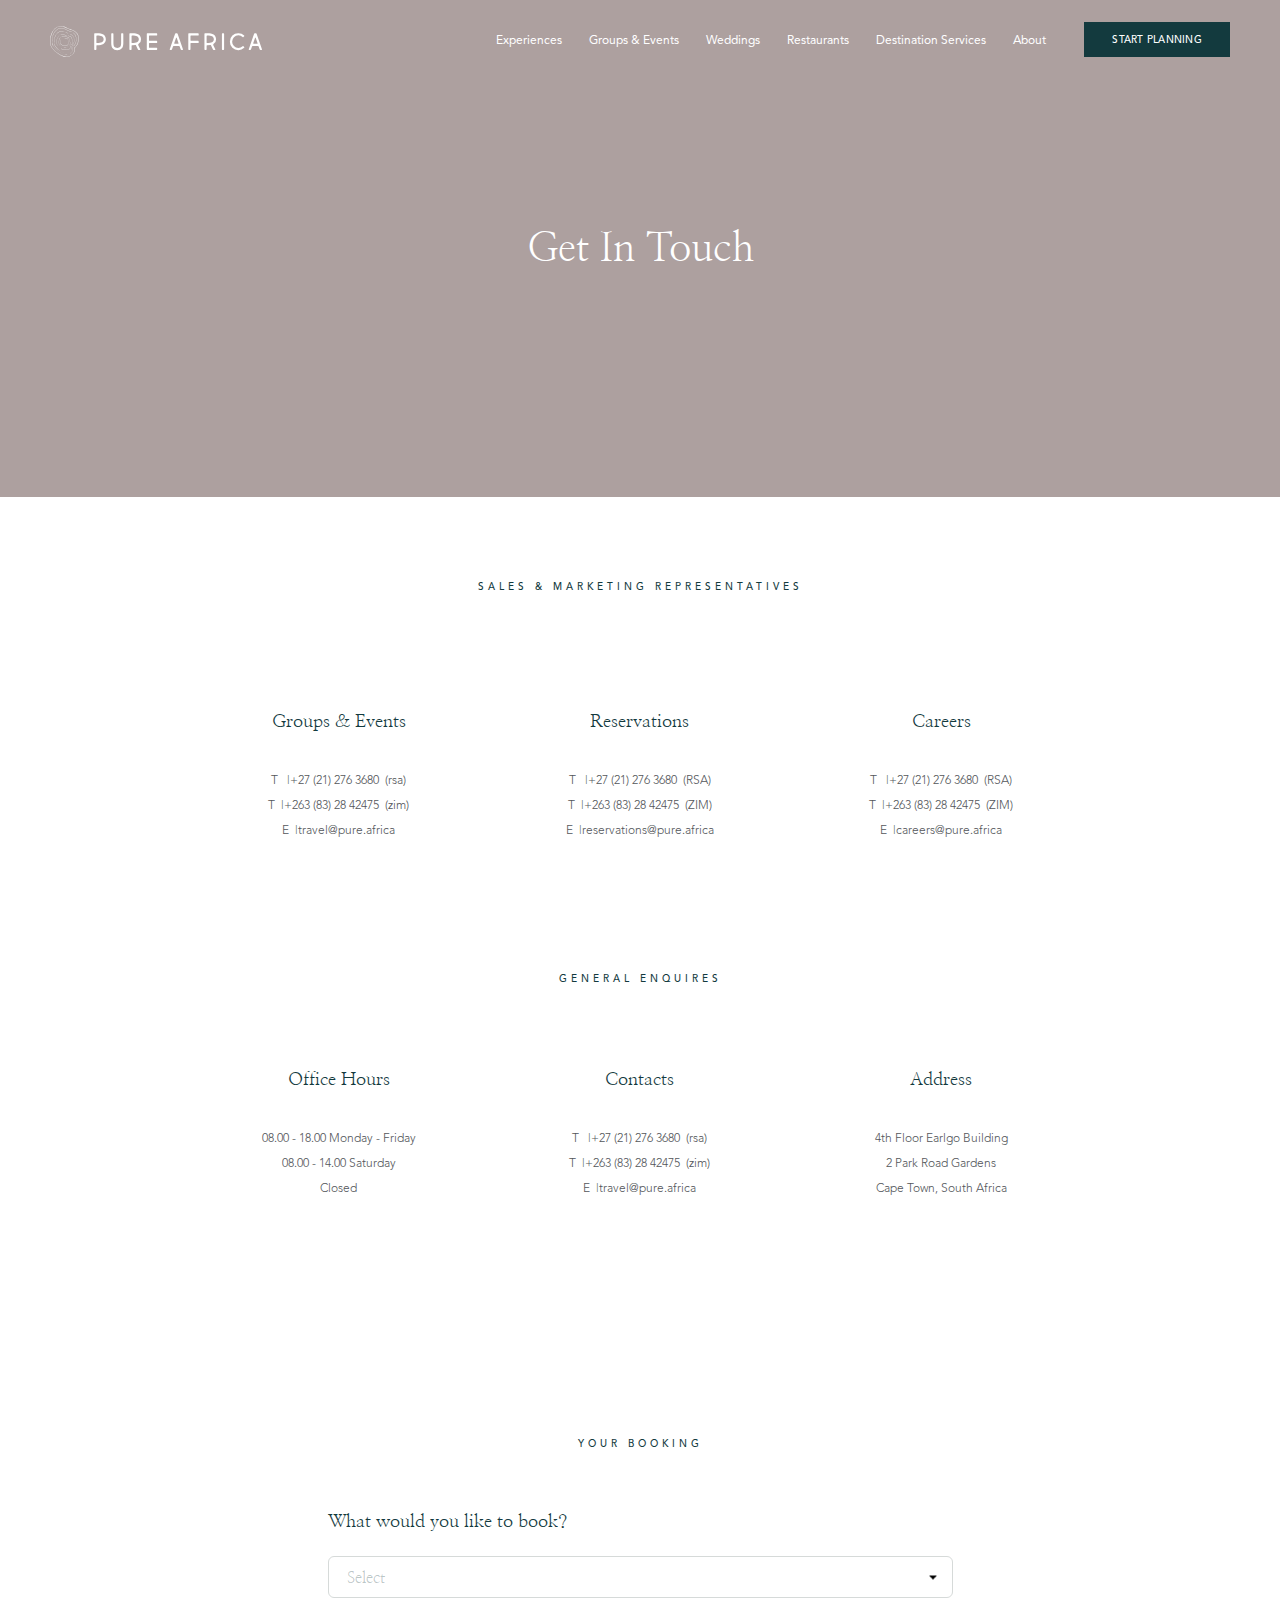
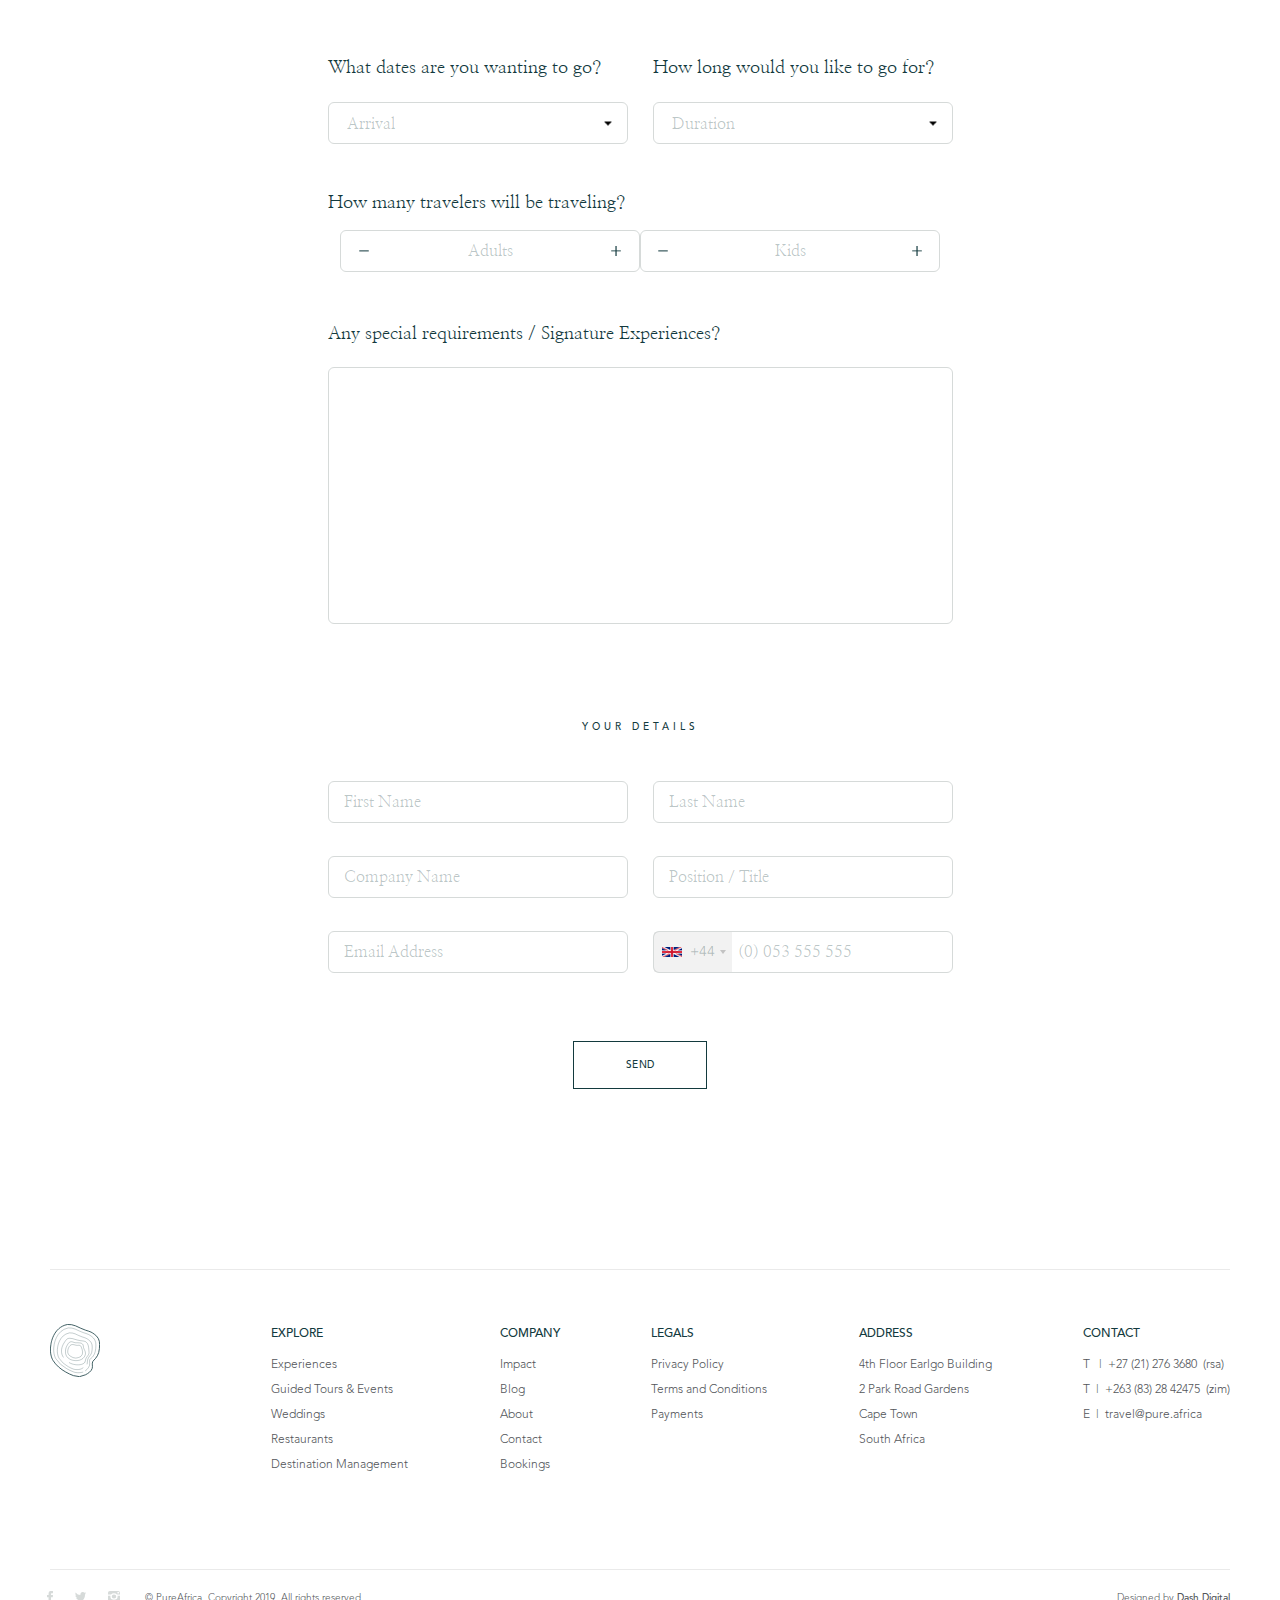
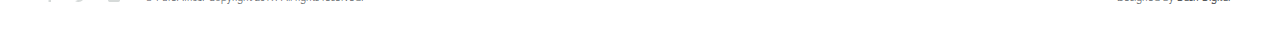
<file: template-7.html>
<!DOCTYPE html>
<html lang="en">

<head>
    <meta charset="utf-8">
    <meta name="viewport" content="width=device-width, minimum-scale=1.0, maximum-scale=1.0, initial-scale=1.0, user-scalable=no">
    <meta name="format-detection" content="telephone=no">
    <title>Pure Africa | Contact</title>
 
    <link href="https://fonts.googleapis.com/css?family=Nanum+Myeongjo:400,700&display=swap" rel="stylesheet">
    <link type="text/css" rel="stylesheet" href="css/slick-theme.css">
    <link type="text/css" rel="stylesheet" href="css/slick.css">
    <link type="text/css" rel="stylesheet" href="css/selectric.css">
    <link type="text/css" rel="stylesheet" href="css/intlTelInput.css">
    <link type="text/css" rel="stylesheet" href="css/swiper.min.css">
    <link type="text/css" rel="stylesheet" href="css/style.css">
</head>

<body>
    <div class="main-wrap">
        <!--  Beginning header section 
            ===============================  -->
        <header class="header about-header">
            <div class="common-wrap clear">
                <div class="logo-wrap">
                    <div class="main-logo clear">
                        <a href="index.html" class="desktop"><img src="svg/white-logo.svg" alt=""></a>
                        <a href="index.html" class="sticky"><img src="svg/Logo-sticky.svg" alt=""></a>
                        <a href="index.html" class="mobi"><img src="svg/Logo-mobi.svg" alt=""></a>
                        <a href="index.html" class="tablet"><img src="svg/Logo-mobi.svg" alt=""></a>
                    </div>
                    <div class="phone-nav mobi tablet" id="phone-nav">
                        <span>Menu</span>
                    </div>
                </div>
                <div class="main-nav">
                    <div class="main-nav-inner">
                        <ul>
                            <li>
                                <a href="experiences-landing.html">Experiences</a>
                                <ul class="subnav">
                                    <li><a href="#">Cruises</a></li>
                                    <li><a href="#">Tram</a></li>
                                    <li><a href="#">Pot &amp;</a></li>
                                    <li><a href="#">Guided Tours</a></li>
                                </ul>
                            </li>
                            <li>
                                <a href="#">Groups &amp; Events</a>
                                <ul class="subnav">
                                    <li><a href="#">Private Events</a></li>
                                    <li><a href="#">Corporate Events</a></li>
                                    <li><a href="#">Venues</a></li>
                                </ul>
                            </li>
                            <li><a href="weddings.html">Weddings</a></li>
                            <li><a href="journal-post.html">Restaurants</a></li>
                            <li><a href="journal-post.html">Destination Services</a></li>
                            <li><a href="about.html"> About</a></li>
                        </ul>
                    </div>
                    <div class="call-to-action">
                        <a href="#" class="btn md-btn dark-green-bg">START PLANNING</a>
                    </div>
                </div>
            </div>
        </header>
        <!-- //End header section -->
        <!-- Beginning main content section 
            ==================================== -->
        <main class="main-content-wrap contact-content">
            <section class="hero-section pos-rel">
                <div class="hero-bg" style="background-image: url(img/contact/8L8A2401@2x.png)"></div>
                <div class="common-wrap clear">
                    <div class="hero-content-wrap flex-box flex-horizontal-align flex-vertical-align">
                        <div class="title-text sm-container clear text-centre">
                            <h2 class="white">Get In Touch</h2>
                        </div>
                    </div>
                </div>
            </section>
            <section class="contact-info-wrap text-centre">
                <div class="common-wrap clear"> 
                   <div class="contact-info-row">
                        <h6>Sales &amp; marketing representatives</h6>
                        <div class="contact-info">
                            <div class="contact-info-item">
                                <h5>Groups &amp; Events</h5>
                                <span>T &nbsp; |<a href="tel:+27212763680">+27 (21) 276 3680</a> &nbsp;(rsa)</span>
                                <span>T &nbsp;|<a href="tel:+263832842475">+263 (83) 28 42475</a> &nbsp;(zim)</span>
                                <span>E &nbsp;|<a href="mailto:travel@pure.africa">travel@pure.africa</a></span>
                            </div>
                            <div class="contact-info-item">
                                <h5>Reservations</h5>
                                <span>T &nbsp; |<a href="tel:+27212763680">+27 (21) 276 3680 </a> &nbsp;(RSA)</span>
                                <span>T &nbsp;|<a href="tel:+263832842475">+263 (83) 28 42475</a> &nbsp;(ZIM)</span>
                                <span>E &nbsp;|<a href="mailto:reservations@pure.africa">reservations@pure.africa</a></span>
                            </div>
                            <div class="contact-info-item">
                                <h5>Careers</h5>
                                <span>T &nbsp; |<a href="tel:+27212763680">+27 (21) 276 3680 </a> &nbsp;(RSA)</span>
                                <span>T &nbsp;|<a href="tel:+263832842475">+263 (83) 28 42475</a> &nbsp;(ZIM)</span>
                                <span>E &nbsp;|<a href="mailto:careers@pure.africa">careers@pure.africa</a></span>
                            </div>
                        </div>
                   </div>
                   <div class="contact-info-row">
                        <h6>general enquires</h6>
                        <div class="contact-info">
                            <div class="contact-info-item">
                                <h5>Office Hours</h5>
                                <p>08.00 - 18.00 Monday - Friday <br> 08.00 - 14.00 Saturday <br> Closed</p>
                            </div>
                            <div class="contact-info-item">
                                <h5>Contacts</h5>
                                <span>T &nbsp; |<a href="tel:+27212763680">+27 (21) 276 3680</a> &nbsp;(rsa)</span>
                                <span>T &nbsp;|<a href="tel:+263832842475">+263 (83) 28 42475</a> &nbsp;(zim)</span>
                                <span>E &nbsp;|<a href="mailto:travel@pure.africa">travel@pure.africa</a></span>
                            </div>
                            <div class="contact-info-item">
                                <h5>Address</h5>
                                <address>4th Floor Earlgo Building<br>2 Park Road Gardens<br>Cape Town, South Africa</address>
                            </div>
                        </div>
                   </div>
                </div>
            </section> 
            <section class="enquiry-container">
                <div class="sm-container clear">
                    <div class="enquiry-form-wrap content" id="content">
                        <h6>your booking</h6>
                        <form action="">
                           <div class="input-row selectric-row full-selectric">
                                <div class="input-col">
                                    <label>What would you like to book?</label>
                                    <div class="selectric-wrap">
                                        <select class="styled-select">
                                            <option>Select</option>
                                            <option>Select 1</option>
                                            <option>Select 1</option>
                                            <option>Select 1</option>
                                        </select>
                                    </div>
                                </div>
                            </div>
                            <div class="input-row selectric-row">
                                <div class="input-col">
                                    <label>What dates are you wanting to go?</label>
                                    <div class="selectric-wrap">
                                        <select class="styled-select">
                                            <option>Arrival</option>
                                            <option>Arrival 1</option>
                                            <option>Arrival 1</option>
                                            <option>Arrival 1</option>
                                        </select>
                                    </div>
                                </div>
                                <div class="input-col">
                                    <label>How long would you like to go for?</label>
                                    <div class="selectric-wrap">
                                        <select class="styled-select">
                                            <option>Duration</option>
                                            <option>Duration 1</option>
                                            <option>Duration 1</option>
                                            <option>Duration 1</option>
                                        </select>
                                    </div>
                                </div>
                            </div>
                            <div class="input-row quantity-row">
                                <label>How many travelers will be traveling?</label>
                                <div class="input-col">
                                    <div class="quantity">
                                        <input type="number" min="1" max="100" step="1" placeholder="Adults">
                                        <div class="quantity-nav">
                                            <button class="quantity-button quantity-up"></button>
                                            <button class="quantity-button quantity-down"></button>
                                        </div>
                                    </div>
                                </div>
                                <div class="input-col">
                                    <div class="quantity">
                                        <input type="number" min="1" max="100" step="1" placeholder="Kids">
                                        <div class="quantity-nav">
                                            <div class="quantity-button quantity-up"></div>
                                            <div class="quantity-button quantity-down"></div>
                                        </div>
                                    </div>
                                </div>
                            </div>
                            <div class="input-row comments-row">
                                <label for="text">Any special requirements / Signature Experiences?</label>
                                <textarea name="text" id="text"></textarea>
                            </div>
                            <div class="deatiles-info">
                                <h6>YOUR DETAILS</h6>
                                <div class="input-row">
                                    <div class="input-col">
                                        <input type="text" placeholder="First Name">
                                    </div>
                                    <div class="input-col">
                                        <input type="text" placeholder="Last Name">
                                    </div>
                                </div>
                                <div class="input-row">
                                    <div class="input-col">
                                        <input type="text" placeholder="Company Name">
                                    </div>
                                    <div class="input-col">
                                        <input type="text" placeholder="Position / Title">
                                    </div>
                                </div>
                                <div class="input-row">
                                    <div class="input-col">
                                        <input type="email" placeholder="Email Address">
                                    </div>
                                    <div class="input-col">
                                        <input type="tel" placeholder="(0) 053 555 555" class="phone">
                                    </div>
                                </div>
                                <div class="input-row">
                                    <input type="submit" value="SEND" class="btn transparent-btn">
                                </div>
                            </div>
                        </form>
                    </div>
                </div>
            </section>
        </main>
        <!-- //End main content section -->

        <!-- Beginning footer section
            ============================== -->
        <footer class="footer-section">
            <div class="common-wrap clear">
                <div class="footer-top abbey">
                    <div class="footer-top-inner">
                        <div class="widget">
                            <a href="#" class="footer-logo"><img src="svg/Shape-Mark.svg" alt=""></a>
                        </div>
                        <div class="widget">
                            <h6>EXPLORE</h6>
                            <ul>
                                <li><a href="#">Experiences</a></li>
                                <li><a href="#">Guided Tours &amp; Events</a></li>
                                <li><a href="#">Weddings</a></li>
                                <li><a href="#">Restaurants</a></li>
                                <li><a href="#">Destination Management </a></li>
                            </ul>
                        </div>
                        <div class="widget">
                            <h6>COMPANY</h6>
                            <ul>
                                <li><a href="#">Impact</a></li>
                                <li><a href="blog.html">Blog</a></li>
                                <li><a href="about.html">About</a></li>
                                <li><a href="#">Contact</a></li>
                                <li><a href="#">Bookings</a></li>
                            </ul>
                        </div>
                        <div class="widget">
                            <h6>LEGALS</h6>
                            <ul>
                                <li><a href="#">Privacy Policy</a></li>
                                <li><a href="#">Terms and Conditions</a></li>
                                <li><a href="#">Payments</a></li>
                            </ul>
                        </div>
                        <div class="widget">
                           <h6>ADDRESS</h6>
                            <address>4th Floor Earlgo Building <br>2 Park Road Gardens <br>Cape Town <br>South Africa</address>
                        </div>
                        <div class="widget">
                           <h6>CONTACT</h6>
                            <span>T &nbsp; |<a href="tel:+27212763680">+27 (21) 276 3680</a> &nbsp;(rsa)</span>
                            <span>T &nbsp;|<a href="tel:+263832842475">+263 (83) 28 42475</a> &nbsp;(zim)</span>
                            <span>E &nbsp;|<a href="mailto:travel@pure.africa">travel@pure.africa</a></span>
                        </div>
                    </div>
                </div>
                <div class="footer-bottom">
                   <div class="footer-bottom-left-content">                       
                        <div class="footer-socail">
                            <a href="#"><img src="svg/Path-865.svg" alt=""></a>
                            <a href="#"><img src="svg/Path-864.svg" alt=""></a>
                            <a href="#"><img src="svg/Path-866.svg" alt=""></a>
                        </div>
                        <div class="copy-right abbey">&copy; PureAfrica. Copyright 2019. All rights reserved.</div>
                   </div>
                   <div class="develop-text abbey">Designed by <a href="#">Dash Digital</a></div>
                </div>
            </div>
        </footer>
        <!-- //End main footer section -->        
    </div>
    <script type="text/javascript" src="js/jquery-3.3.1.min.js"></script>
    <script type="text/javascript" src="js/swiper.min.js"></script>
    <script type="text/javascript" src="js/slick.min.js"></script>
    <script type="text/javascript" src="js/TweenMax.min.js"></script>
    <script type="text/javascript" src="js/jquery.selectric.js"></script>
    <script type="text/javascript" src="js/intlTelInput-jquery.js"></script>
    <script type="text/javascript" src="js/common-scripts.js" defer></script>
</body>

</html>
</file>
<file: css/style.css>
/* Typography */
@font-face {
  font-family: 'Avenir-Roman';
  src:
        url('../fonts/Avenir-Roman.eot') format('embedded-opentype'),
        url('../fonts/Avenir-Roman.otf')  format('opentype'),
	    url('../fonts/Avenir-Roman.ttf')  format('truetype'), 
        url('../fonts/Avenir-Roman.svg#Avenir-Roman') format('svg');
  font-weight: normal;
  font-style: normal;
}

@font-face {
  font-family: 'Avenir-Heavy';
  src:   
         url('../fonts/Avenir-Heavy.eot') format('embedded-opentype'),    
         url('../fonts/Avenir-Heavy.ttf')  format('truetype'), 
         url('../fonts/Avenir-Heavy.svg#Avenir-Heavy') format('svg');
  font-weight: normal;
  font-style: normal;
}

@font-face {
  font-family: 'Avenir-Book';
  src: url('../fonts/Avenir-Book.eot?#iefix') format('embedded-opentype'),  
       url('../fonts/Avenir-Book.otf')  format('opentype'),
	   url('../fonts/Avenir-Book.woff') format('woff'), 
       url('../fonts/Avenir-Book.ttf')  format('truetype'), 
       url('../fonts/Avenir-Book.svg#Avenir-Book') format('svg');
       font-weight: normal;
       font-style: normal;
}

@font-face {
  font-family: 'Avenir-Light';
         src: url('../fonts/Avenir-Light.eot?#iefix') format('embedded-opentype'),  
              url('../fonts/Avenir-Light.otf')  format('opentype'),
	          url('../fonts/Avenir-Light.woff') format('woff'), 
              url('../fonts/Avenir-Light.ttf')  format('truetype'), 
              url('../fonts/Avenir-Light.svg#Avenir-Light') format('svg');
              font-weight: normal;
              font-style: normal;
}


@font-face {
  font-family: 'Avenir-Medium';
  src: url('../fonts/Avenir-Medium.eot?#iefix') format('embedded-opentype'),  
       url('../fonts/Avenir-Medium.otf')  format('opentype'),
       url('../fonts/Avenir-Medium.woff') format('woff'), 
       url('../fonts/Avenir-Medium.ttf')  format('truetype'), 
       url('../fonts/Avenir-Medium.svg#Avenir-Medium') format('svg');
  font-weight: normal;
  font-style: normal;
}

/*font-family: 'Nanum Myeongjo', sans-serif;*/

/* // End typography */




/*	Resets
	------	*/

html, body, div, span, object, iframe, h1, h2, h3, h4, h5, h6, p, blockquote, pre, a, abbr, address, cite, code, del, dfn, em, img, ins, kbd, q, samp, small, strong, sub, sup, var, b, i, hr, dl, dt, dd, ol, ul, li, fieldset, form, label, legend, table, caption, tbody, tfoot, thead, tr, th, td, article, aside, canvas, details, figure, figcaption, hgroup, menu, footer, header, nav, section, summary, time, mark, audio, video {margin: 0; padding: 0; border: 0; }

ul{list-style: none;} 
article, aside, canvas, figure, figure img, figcaption, hgroup, footer, header, nav, section, audio, video{display: block;}
section{float: left; width: 100%}

blockquote, q{quotes: none;}
blockquote:before, blockquote:after,
q:before, q:after{content: ''; content: none;}
table{border-collapse: collapse; border-spacing: 0;}
b, strong{font-weight: bold;}
[type="checkbox"], [type="radio"]{box-sizing: border-box; padding: 0;}
[type="search"]{-webkit-appearance: textfield; outline-offset: -2px;}
[type="search"]::-webkit-search-decoration{-webkit-appearance: none;}
::-webkit-file-upload-button{-webkit-appearance: button; font: inherit;}

::-webkit-input-placeholder { /* Edge */
  color: rgba(19, 58, 62, 0.30);
}

:-ms-input-placeholder { /* Internet Explorer 10-11 */
  color: rgba(19, 58, 62, 0.30);
}

::placeholder {
  color: rgba(19, 58, 62, 0.30);
}

.intl-tel-input.separate-dial-code .selected-dial-code{color: rgba(19, 58, 62, 0.30);}
.intl-tel-input .selected-flag .iti-arrow{border-top: 4px solid rgba(85, 85, 85, .3);}

.clear:after{content:".";display:block;clear:both;visibility:hidden;line-height:0;height:0}
a img{border:0; width: auto; height: auto; max-width: 100%; vertical-align: bottom; border-style: none;}
a,input,select,textarea{outline:none;}
img{width: auto; height: auto; max-width: 100%; vertical-align: bottom; border-style: none;}

/* Selection colours (easy to forget) */
img::selection{background: transparent;}
img::-moz-selection{background: transparent;}
a{text-decoration: none; display: inline-block;}

input[type='number']{-moz-appearance:textfield;}
input::-webkit-outer-spin-button,
input::-webkit-inner-spin-button{-webkit-appearance: none;}
input::-moz-focus-inner{border:0; padding: 0; }

/*		Default Layout 
-------------------------------------------------------------------------------
*/

/*

Font property css

font: font-style font-variant font-weight font-size/line-height font-family|caption|icon|menu|message-box|small-caption|status-bar|initial|inherit;

*/

body{background: rgb(255,255,255); color: #133a3e; -webkit-text-size-adjust: 100%; -moz-text-size-adjust:100%; -moz-osx-font-smoothing:grayscale;-webkit-font-smoothing:antialiased; overflow-x: hidden; overflow-y:auto; font-size: 14px; line-height: 24px; font-family: 'Avenir-Book', sans-serif; font-weight: normal; font-style: normal;}

*{-webkit-box-sizing: border-box;-moz-box-sizing:border-box; box-sizing: border-box;}

/* Global style */
h1, h2, h3, h4, h5, h6{float: left; width: 100%; font-family: 'Nanum Myeongjo', serif; font-weight: 400; font-style: normal;}
h1{font-size: 55px; line-height: 65px; font-family: 'Nanum Myeongjo', serif; font-weight: 700;}
h2{font-size: 40px; line-height: 36px; font-family: 'Nanum Myeongjo', serif; font-weight: 400;}
h3{font-size: 22px; line-height: 38px;}
h4{font-size: 20px; line-height: 38px;}
h5{font-size: 16px; line-height: 38px;}
h6{font-size: 10px; line-height: 16px; letter-spacing: 4px; font-family: 'Avenir-Medium', sans-serif; text-transform: uppercase; color: #133a3e; text-align: center;}
.lead-text{font-size: 30px; line-height: 40px; text-align: center; font-family: 'Nanum Myeongjo', serif; font-weight: 400; color: #133a3e; padding-top: 30px; clear: both;}
.small-text{font-size: 12px; line-height: 26px; letter-spacing: 1.2px; color: #53565a; font-family: 'Avenir-Medium', sans-serif;}
.text-uppercase{text-transform: uppercase;}

p{float: left;}

dfn, address, em{font-style: normal;}
label, input[type="submit"]{cursor: pointer;}
button:focus{outline: none;}

/* btn style */
.btn{font-size: 10px; line-height: 35px; color: #ffffff; text-align: center; font-family: 'Avenir-Medium', sans-serif; letter-spacing: 0.25px;  -webkit-transition: all .4s ease-in-out; -moz-transition: all .4s ease-in-out; transition: all .4s ease-in-out; border: 1px solid transparent; position: relative; overflow: hidden; z-index: 1; text-transform: uppercase;}

.abbey-btn{background-color: #53565a}
.gray-btn{background-color: #a1d0c9}
.gray-btn:hover{border: 1px solid #ADD8E6; background: transparent; color: #ADD8E6 !important;}
.md-btn{width:146px;}
.ex-md-btn{width:152px}
.transparent-btn{width:134px; background: transparent; border: 1px solid #133a3e; color: #133a3e; line-height: 44px;}
.transparent-btn:hover{background: #a1d0c9; color: #ffffff; border: 1px solid #a1d0c9;}
.dark-green-bg{background-color: #133a3e;}
/* btn style */

/* Flex style */
.flex-box{display: -webkit-flex; display: -webkit-box; display: -moz-box; display: -ms-flexbox; display: flex; -webkit-flex-flow: row wrap; flex-flow: row wrap; -webkit-box-pack: justify; -moz-box-pack: justify; -ms-flex-pack: justify; -webkit-justify-content: space-between; justify-content: space-between;}
.flex-horizontal-align{-webkit-box-pack: center; -moz-box-pack: center; -ms-flex-pack: center; -webkit-justify-content: center; justify-content: center;}
.flex-vertical-align{-webkit-box-align: center; align-items: center;}
.flex-bottom-align{-webkit-box-align: flex-end; align-items: flex-end;}
.flex-content-align{-webkit-align-content: center; -moz-align-content: center; align-content: center;}
.order-1{-webkit-order: 1; -moz-order: 1; -ms-order: 1; order: 1;}
.order-2{-webkit-order: 2; -moz-order: 2; -ms-order: 2; order: 2;}
.flex{display: -webkit-flex; display: -moz-flex; display: -ms-flex; display: -o-flex; display: flex;}
/* End Flex style */

/* color style */

.abbey{color: #53565a}
.Silver{color: #cccccc}
.white{color: #ffffff}
.light-white{color: #f0ede4}
.light-blue{color:#a1d0c9;}
.deep-abbey{color:#133a3e}
.bg-white{background-color: #ffffff;}
.bg-gray{background-color: #d6dad9 !important;}
/* End color style */

/* common style */
.desktop{display: block}
.mobi{display: none;}
.tablet{display: none}

.common-wrap, .md-container, .ex-md-container, .ex-sm-container,.sm-container{max-width: 1284px; margin: 0 auto; clear: both; padding: 0 50px;}
.common-wrap .common-wrap,.common-wrap .md-container, .common-wrap .ex-md-container,.common-wrap .ex-sm-container,.common-wrap .sm-container{padding: 0;}

.md-container{max-width: 1104px}
.common-wrap .md-container{max-width: 1004px}
.ex-md-container{max-width:1044px}
.common-wrap .ex-md-container{max-width:944px}
.ex-sm-container {max-width: 902px}
.common-wrap .ex-sm-container {max-width: 802px}
.sm-container{max-width: 762px}
.common-wrap .sm-container{max-width: 662px}

.text-centre{text-align: center}
.row{float: left; width: 100%}
.col-3:nth-child(3n+1),.gallery-item.col-2:nth-child(2n+1),.col-4:nth-child(3n+1){margin-left: 0}
.col-3:nth-child(3n+3), .gallery-item.col-2:nth-child(2n+2),.col-4:nth-child(3n+3){margin-right: 0}
.link{font-size: 11px; line-height: 26px; color: #53565a; text-decoration: underline; position: relative; letter-spacing: 1.1px}
.link:after{position: absolute; width: 0; height: 1px; background-color: #391d49; bottom: 0; content: ""; left: 0; -webkit-transition: all .5s ease; -moz-transition: all .5s ease; transition: all .5s ease}
.article{float: left; width: 100%; font-size: 22px; line-height: 34px; font-family: 'Nanum Myeongjo', serif; font-weight: 400;}
.bg-style{background-repeat: no-repeat; background-size: cover; background-position: center center;}
.row {float: left; width: 100%}
.centerY { position: absolute; left: 0; right: 0; text-align: center; top: 50%; width: 100%; -webkit-transform: translateY(-50%); -moz-transform: translateY(-50%); transform: translateY(-50%); color: #ffffff; }

.main-wrap{float: left; width: 100%;}
.main-content-wrap{float: left; width: 100%;}
/* End common style */


/* Header section */
.header{padding: 22px 0 25px; position: absolute; top: 0; left: 0; right: 0; z-index: 999; -webkit-transition: all .5s ease; -moz-transition: all .5s ease; transition: all .5s ease;}
.header:after{position: absolute; left: 0; bottom: 0; width: 100%; content: ""; background-color: #ffffff; height: 1px; -webkit-transition: all 2s ease; -moz-transition: all 2s ease; transition: all 2s ease; display: none;}
.header.home-header:after{width: 0;}
.loaded .header.home-header:after{width: 100%; transition-delay: 2.4s;}
.header .common-wrap{position: relative}
.main-logo{float: left; width: 212px; margin-top: 4px; position: relative; z-index: 9999;}
.header.home-header .main-logo{opacity: 0;}
.main-nav {float: right;}
.main-nav-inner{float: left;}
.main-nav-inner > ul > li{padding: 0 11.5px; display: inline-block;}
.main-nav-inner > ul > li > ul.subnav{position: absolute; left: 50px; right: 50px; background-color: #ffffff; border-top: 1px solid #c7c7c7; opacity: 0; visibility: hidden; -webkit-transition: all .3s ease; -moz-transition: all .3s ease; transition: all .3s ease;}
.main-nav-inner > ul > li:hover > ul.subnav{opacity: 1; visibility: visible;}
.main-nav-inner > ul > li > ul > li{float:left; width: 25%; border-right: 1px solid #c7c7c7; text-align: center;}
.main-nav-inner > ul > li > ul > li:last-child{border-right: 0;}
.main-nav-inner > ul > li > ul > li > a{color: #133a3e; padding: 30px 15px; display: block;}

.main-nav-inner > ul > li > a{font-size: 12px; font-family: 'Avenir-Roman', sans-serif; line-height: 36px; color: #ffffff; -webkit-transition: all .4s ease; -moz-transition: all .4s ease; transition: all .4s ease}
.header.home-header .main-nav-inner > ul > li > a{-webkit-transform: translateY(-10px); -moz-transform: translateY(-10px); transform: translateY(-10px); opacity: 0; color: #53565a;}
.sticky-header .main-nav-inner > ul > li a, .sticky-header .call-to-action a { color: #133a3e}
.main-nav-inner > ul > li a:hover,.main-nav-inner > ul > li.current-menu-item a{color: #1f8792;}
.call-to-action {display: inline-block; float: left;}
.call-to-action a{color: #ffffff; display: inline-block; vertical-align: middle; font-size: 10px; letter-spacing: 1.1px; line-height: 26px; /*opacity: 0;*/}
.header.home-header .call-to-action a{opacity: 0;}
.call-to-action a.btn{letter-spacing: 0.25px; line-height: 35px; height: 35px; margin-left: 27px}
.sticky-header .header {background: #ffffff; position: fixed; top: 0; margin: -1px; padding: 5px 0 10px}
.sticky-header .call-to-action a.btn{ color: #ffffff}
a.sticky{display: none}
.sticky-header a.desktop{display: none;}
.sticky-header a.sticky{display: block; padding: 14px 0 0; text-align: center}
.sticky-header .main-nav{top: 10px}
/* Header section 

/* hero section */
.hero-bg,.home-hero-bg{position: absolute; left: 0; top: 0; width: 100%; height: 100%; background-repeat: no-repeat; background-position: center center; background-size: cover; z-index: -1;}
.home-content .home-hero-bg{-webkit-transform: scale(1.2); -moz-transform: scale(1.2); transform: scale(1.2);}
.hero-section,.hero-content-wrap{min-height: 400px; height: 100vh}
.hero-content-wrap, .pos-rel{position: relative; z-index: 1;}
.home-content .hero-content-wrap .title-text{opacity: 0; -webkit-transform: translateY(30px); -moz-transform: translateY(30px); transform: translateY(30px);}
.hero-icon{position: absolute; bottom: 56px; right: 0}
.hero-icon{-webkit-animation: spinAround 17s linear infinite; -moz-animation: spinAround 17s linear infinite; animation: spinAround 17s linear infinite; cursor: pointer} 
@-webkit-keyframes spinAround {
    from { -webkit-transform: rotate(0deg);}
		to { -webkit-transform: rotate(359deg);}
}

.hero-content-wrap .title-text{width: 833px; max-width: 100%; margin: 0 auto; clear: both;}
.hero-content-wrap .title-text h1{margin-top: 20px;}
.hero-content-wrap h6{font-family: 'Avenir-Heavy', sans-serif;}
.hero-section .sm-container{padding: 0 50px;}
.scroll-down{position: absolute; left: auto; top: auto; right: auto; bottom: 50px;}
.scroll-down a{position: relative; padding-bottom: 25px; font-family: 'Avenir-Roman', sans-serif; font-size: 12px;}
.scroll-down a:after{content: ''; position: absolute; left: 50%; -webkit-transform: translateX(-50%);transform: translateX(-50%); -moz-transform: translateX(-50%); bottom: 6px; background-image: url('../svg/scroll-down.svg'); width: 6px; height: 9px;}
.experience-landing-content .hero-content-wrap .title-text h2{line-height: 44px; font-family: 'Nanum Myeongjo', serif; font-weight: 400; max-width: 503px;}
/* end hero section */

.what-we-do-wrap{background: #faf7f2;}
.what-we-do{padding: 100px 0 97px; float: left; width: 100%}
.what-we-do .article{margin-top: 33px}
.what-we-do a.btn{margin-top: 71px}
.content-container{position: relative}
.home-content .content-container{background-color: #ffffff; padding-top: 100px;}
.icon{position: absolute; top: 163px; width: 241px; background-image: url(../svg/PureAfrica_Shape.svg); background-repeat: no-repeat; height: 490px; background-size: cover; -webkit-transform: rotate(180deg); -moz-transform: rotate(180deg); transform: rotate(180deg); z-index: 5;}
.top-journey{float: left; width: 100%; padding-bottom: 108px;}
.top-journey img{text-align: center; margin: 0 auto; display: block;}
.top-journey h6{margin-top: 34px;}
.card-wrap{float: left; width: 100%; margin: 116px 0 0; position: relative; z-index: 99; text-align: left;}
.card-inner{float: left; width: 100%;}
.col-3{float: left; width: 28.29391891891892%;}
.card-item{padding: 0 24.5px}
.card-item-inner{border: 1px solid #eaeaea; float: left; width: 100%; cursor: pointer}
.card-item-inner figure img{height: 192px; width: 100%}
.card-item:focus{outline: none}
.card-wrap .slick-prev, .card-wrap .slick-next, .tab-item-wrap .swiper-button-next, .tab-item-wrap .swiper-button-prev{ background-image: url(../svg/ic_keyboard_backspace_24px-color.svg); background-repeat: no-repeat; width: 31px; height: 31px; border: 1px solid #133a3e; border-radius: 50%; background-position: center; background-size: 10px 10px;}
.card-wrap .slick-prev, .swiper-button-prev{left: -50px; -webkit-transform: translateY(-22px) rotate(180deg); -moz-transform: translateY(-22px) rotate(180deg); transform: translateY(-22px) rotate(180deg)}
.card-wrap .slick-next,.swiper-button-next{right: -50px}
.card-content,.card-schdule{float: left; width: 100%; padding: 22px 13px 56px 14px}
.card-content h5{color: #133a3e; line-height: 24px;}
.card-content p {margin-top: 28px; font-size: 15px; line-height: 22px; }
.card-content p,.item-content p, .col-left-content p{color: rgba(19, 58, 62, .5)}
.card-schdule{padding: 17px 13px 10px 15px; border-top: 1px solid #eaeaea;}
.card-schdule-col-2{float: left; width: -webkit-calc(100% - 57px); width: calc(100% - 57px);}
.card-schdule .card-schdule-col-2:last-child{width: 57px; text-align: right;}
.card-schdule dfn{letter-spacing: 1.4px; font-size: 14px; line-height: 26px; color: #53565a; font-family: 'Nanum Myeongjo', serif; font-weight: 400; display: block}
.card-schdule-col-2 em{font-size: 10px; line-height: 26px; letter-spacing: 1px; color: rgba(83, 86, 90, .5); font-style: normal; font-family: 'Nanum Myeongjo', serif; font-weight: 400;}
.gallery-section{float: left; width: 100%; padding: 120px 0 91px; background: #faf7f2;}
.gallery-section > .common-wrap > h2{font-size: 50px; line-height: 60px; color: #133a3e; font-family: 'Nanum Myeongjo', serif; font-weight: 400;}
.gallery-row-wrap{float: left; width: 100%; margin-top: 50px}
.home-content .gallery-section .gallery-row-wrap{margin-top: 66px}
.col-2-wrap, .col-4-wrap{float: left; width: 100%;}
.double-item .col-4:last-child{margin-right: 0}
.gallery-item{position: relative; width: 32.01347935973041%; float: left; margin: 28px  0.8424599831508003% 0; cursor: pointer}
.gallery-item img{max-width: 100%}
.gallery-item h2{margin-bottom: 18px; font-family: 'Nanum Myeongjo', serif; font-weight: 400;}
.gallery-item .description{position: absolute; top: 50%; left: 0px; width: 100%; padding: 25px; text-align: center; color: #ffffff; -webkit-transform: translateY(-50%); -moz-transform: translateY(-50%); transform: translateY(-50%); line-height: 1.71; font-family: 'Nanum Myeongjo', serif; font-weight: 400;}
.col-2 h2{left: 0; max-width: 100%;}
.gallery-item p{max-width: 305px; margin: 0 auto; clear: both;}
.gallery-item.col-2{float: left; width: 48.77843302443134%; margin: 0 1.0530749789385% 0}
.destination{float: left; width: 100%; padding: 55px 0 78px; background-color: #fbfaf9;}
.tab-item-list {max-width: 635px; margin: 0 auto; clear: both; padding-top: 20px}
.tab-inner-wrap { float: left; width: 100%; overflow: hidden; position: relative;}
.tab-item-list ul li a{float: left; width: auto; padding: 0 15.5px; font-size: 18px; color: #cecece; line-height: 38px; font-family: 'Nanum Myeongjo', serif; font-weight: 400;}
.tab-item-list ul li.active a{color: #133a3e}

.swiper-wrapper{float: left; width: 100%; margin-top: 73px}
.slider-item{float: left; position: relative;}
.slider-item-inner{float: left; width: 100%; padding: 0 22.5px}
.mobi-slider{opacity: 0; visibility: hidden; position: absolute; left: -100%;}
.desktop-slider{position: relative;}
.desktop-slider .slider-item-inner{float: left; width: 33.33333333333333%; padding: 0 37.5px; position: relative; opacity: 0; -webkit-transition: all 1s ease; -moz-transition: all 1s ease; transition: all 1s ease;}
.swiper-slide-active .slider-item-inner{opacity: 1;}
.desktop-slider .slider-item-inner:nth-child(even){padding-top: 43px}
.slider-item h2{position: absolute; top: 50%; -webkit-transform: translate(-50%) rotate(-90deg); -moz-transform: translate(-50%) rotate(-90deg); transform: translate(-50%) rotate(-90deg); width: auto; margin-left: -6px; margin-top: -17px; opacity: 0;}
.mobi-slider .slider-item h2{-webkit-transition: all .4s ease; -moz-transition: all .4s ease; transition: all .4s ease;}
.desktop-slider .slider-item h2{opacity: 0; visibility: hidden; white-space: nowrap}
.desktop-slider .swiper-slide-active.slider-item h2{opacity: 1; visibility: visible; -webkit-transition: all 1s ease; -moz-transition: all 1s ease; transition: all 1s ease; transition-delay: .8s}
.mobi-slider .swiper-slide-active.slider-item h2,.mobi-slider .swiper-slide-prev.slider-item h2,.mobi-slider .swiper-slide-next.slider-item h2{opacity: 1}
.slider-item:nth-child(even) h2{margin-top: 0}
.link-wrap{float: left; width: 100%; margin-top: 97px; position: relative}
.link-wrap .btn{margin: 0 auto; display: block}
.link-wrap .link{position: absolute; top: 0; right: 0; line-height: 36px}
.tab-item-wrap .swiper-pagination-bullet {width: 6px; height: 6px; background-color: #133a3e; opacity: 1; border-radius: 100%}
.tab-item-wrap .swiper-pagination-bullet-active {opacity: 1; background: transparent; border: 1px solid #53565a; width: 15px; height: 15px; vertical-align: middle;}
.tab-item-wrap .swiper-container-horizontal>.swiper-pagination-bullets, .tab-item-wrap .swiper-pagination-custom, .tab-item-wrap .swiper-pagination-fraction{width: auto; bottom: 5px; left: -13px}
.tab-item-wrap .swiper-container{padding: 0 40px; max-width: 1044px;}
.tab-item-wrap .swiper-pagination{bottom: -128px; left: -13px}
.tab-item-wrap .swiper-pagination-bullet{margin: 0 13px}
.tab-item-wrap .swiper-pagination-bullet:focus{outline: none}
.tab-item-wrap .swiper-button-next, .tab-item-wrap .swiper-button-prev{-webkit-transform: translateY(-50%); -moz-transform: translateY(-50%); transform: translateY(-50%)}
.tab-item-wrap .swiper-button-next,.tab-item-wrap .swiper-button-prev{right: 0; top: 55%}
.tab-item-wrap .swiper-button-next:focus, .tab-item-wrap .swiper-button-prev:focus{ outline: none;}
.tab-item-wrap .swiper-button-prev{left: 0; opacity: 1; -webkit-transform: rotate(-180deg); -moz-transform: rotate(-180deg); transform: rotate(-180deg); right: auto}

.journal{float: left; width: 100%; padding: 74px 0 181px}
.journal .row{margin-top: 60px}
.col-left{float: left; width: 44.9203187250996%; margin-right: 4.48207171314741%}
.col-right{float: left; width: 46.11553784860558%; margin-left: 4.48207171314741%}
.item{float: left; width: 100%; margin-top: 30px}
.item:first-child{margin-top: 0}
.item a{float: left; width: 39.956870345572354%}
.item-content{float: left; width: 55.0755939524838%; margin-left: 20px}
.item-content a,.col-left-content a{float: left; width: 100%; color: #133a3e}
.col-left-content{max-width: 335px; margin: 0 auto}
.col-left-content a{margin-top: 30px}
.col-left-content p{margin-top: 20px}

.why-book-with-us{background: #faf7f2; padding: 90px 0 127px 0;}
.why-book-with-us-inner{max-width: 985px;}
.why-book-with-us-item-wrap{float: left; width: 100%; padding-top: 66px;}
.why-book-with-us-item{float: left; width: 23.84180790960452%; margin: 0 7.11864406779661%;}
.why-book-with-us-item:nth-child(3n+1){margin-left: 0;}
.why-book-with-us-item:nth-child(3n+3){margin-right: 0;}
.why-book-with-us-item h5{font-size: 18px; color: #133a3e;}
.why-book-with-us-item p{font-size: 12px; line-height: 18px; color: #53565a; font-family: 'Avenir-Light', sans-serif; margin-top: 30px;}

.featured{padding-top: 78px;}
.featured-inner{max-width: 700px;}
.featured-item-wrap{float: left; width: 100%; padding-top: 72px;}
.featured-item{float: left; width: 14.16666666666667%; margin: 0 7%;}
.featured-item:nth-child(4n+1){ margin-left: 0;}
.featured-item:nth-child(4n+4){ margin-right: 0;}

/* footer section */
.footer-section{float: left; width: 100%; }
.footer-top{padding: 54px 0 92px; float: left; width: 100%; border-top: 1px solid #eaeaea;}
.home .footer-top{border-top: 0;}
.footer-top-inner{float: left; width: 100%; display: -webkit-flex; display: -webkit-box; display: -moz-box; display: -ms-flexbox; display: flex; -webkit-flex-flow: row wrap; flex-flow: row wrap; -webkit-justify-content: space-between; justify-content: space-between;}
.widget{font-size: 12px; line-height: 25px; font-family: 'Avenir-Light', sans-serif;}
.widget:first-child{width: 11%;}
.widget:last-child{margin-right: 0}
.widget h6{font-size: 12px; line-height: 18px; margin-bottom: 10px; text-align: left; letter-spacing: normal;}
.widget span{display: block; position: relative}
.widget span a{margin-left: 6px}
.widget span,.widget span a{color: #53565a}
.widget ul li a{color: #53565a; font-family: 'Avenir-Light', sans-serif;}
.widget address{font-family: 'Avenir-Light', sans-serif;}
.footer-bottom{float: left; width: 100%; padding: 8px 0; border-top: 1px solid #eaeaea}
.footer-bottom-left-content{width: 50%;}
.footer-socail{float: left; width: auto; margin-left: -12px; margin-right: 16px;}
.footer-socail a{display: inline-block; margin: 0 9px}
.copy-right{float: left;font-size: 10px; line-height: 40px; font-family: 'Avenir-Light', sans-serif;}
.develop-text{float: right; font-size: 10px; line-height: 40px; font-family: 'Avenir-Light', sans-serif;}
.develop-text a{font-family: 'Avenir-Medium', sans-serif; color: #53565a;}
/* end footer */

.hover img{-webkit-transition: all .3s ease-in; -moz-transition: all .3s ease-in; transition: all .3s ease-in; position: relative}
.card-item-inner figure,.gallery-item,.journal-thum, .slider-item-inner figure,.team-item figure{overflow: hidden}
.hover:hover img{transform: scale(1.04);}
.card-item-inner figure,.gallery-item,.journal-thum,.card-item-thum, .slider-item-inner figure,.team-item figure{position: relative}
.slider-item-inner figure:after,.card-item-thum:after,.gallery-item:after,.journal-thum:after,.team-item figure:after{position: absolute; content: ""; top: 0; bottom: 0; left: 0; right: 0; width: 100%; background-color: rgba(255, 255, 255, .8); z-index: 2; opacity: 0; visibility: hidden; -webkit-transition: all .3s ease-in; -moz-transition: all .3s ease-in; transition: all .3s ease-in;}
.hover-thum-show .slider-item-inner figure:after, .hover-thum-show .card-item-thum:after,.hover-thum-show .gallery-item:after,.hover-thum-show .journal-thum:after,.hover-thum-show .col-4-show .gallery-item:after,.hover-thum-show .team-item figure:after{opacity: 1; visibility: visible}
.hovered.slider-item-inner figure:after, .hovered .card-item-thum:after,.hovered.gallery-item:after,.hovered.journal-thum:after,.hovered.team-item figure:after{opacity: 0; visibility: hidden}

.slick-prev:before, .slick-next:before{content: "";}

/* destination country page tyle */
.destinatio-country-content .hero-section, .destinatio-country-content .hero-content-wrap{min-height: 493px; height: 493px}
.middle-container{background-color: #fbfaf9; padding-bottom: 98px}
.middle-container .article{float:none; max-width: 944px; margin: 0 auto;  padding: 112px 0 127px; text-align: center;}
.middle-container .article{padding: 100px 0 118px}
.middle-container .ex-md-container{max-width: 1070px}
.overview-col{float: left; width: 39.27835051546392%; margin-top: 19px}
.overview-col p{margin-top: 21px; line-height: 24px; color: rgba(19, 58, 62, 0.5);}
.overview-thum{float: left; width: 41.34020618556701%; margin-left: 19.17525773195876%; background-color: #ffffff; height: 346px}
.overview-thum .small-text{text-align: center}
.highlites-row{margin-top: 90px}
.highlites-content{float: left; width: 39.27835051546392%; }
.highlites-thum{min-height: 463px; margin-top: 15px; width: 51.54639175257732%; float: left; margin-left: 9.175257731958763%}

.highlites-content .accordion-wrap{margin-top: 2px}
.highlites-content .accordion-item:before{display: none}
.highlites-content .accordion-item{padding-left: 0; border-bottom: 1px solid #dadedd;}
.highlites-content .accordion-item h4{border-bottom: 0}
.highlites-content .accordion-text{padding: 0 20px 8px 0;}
.highlites-content .accordion-item h4:after{right: 0; top: 16px;color: #53565a;}

.destinatio-country-content .desktop-slider .slider-item h2{width: 100%; text-align: center}

.destinatio-country-content .top-journey{padding: 69px 0 73px}
.destinatio-country-content .destination{padding: 65px 0 50px}

.travel-info{padding: 73px 0 76px}
.travel-info .md-container{max-width: 1112px}
.travel-info-row{margin-top: 84px}
.travel-left-col{float: left; width: 48.71541501976285%}
.travel-left-col .accordion-wrap{margin-top: 0}
.travel-right-col{float: left;width: 44.07114624505929%;margin-left: 5.434782608695652%;}
/* End destination country page tyle */

/* journey landing page tyle */
.journey-landing-content .title-text,.destination-landing-content .title-text{float: left; max-width: 695px}
.journey-landing-content .title-text h6,.destination-landing-content .title-text h6{font-size: 11px; line-height: 26px; letter-spacing: 1.1px; color: #ffffff}
.journey-landing-content .title-text h3,.destination-landing-content .title-text h3{font-size: 26px; line-height: 36px; color: #f0ede4; font-family: 'Nanum Myeongjo', serif; font-weight: 700; margin-top: 17px}
.discover{position: absolute; bottom: 30px; cursor: pointer}
.slider-controlled{position: absolute; top: 50%; -webkit-transform: translateY(-50%); -moz-transform: translateY(-50%); transform: translateY(-50%); width: 100%; z-index: 20;}
.slider-controler{float: right; min-width: 150px}
.slider-controler ul li{position: relative; display: block; width: 100%; height: 20px; text-align: right; margin-top: 26px; cursor: pointer; padding-right: 34px;}
.slider-controler ul li:after{position: absolute; content: ""; width: 6px; height: 6px; right: 5px; border-radius: 50%; background-color: #ffffff; top: 50%; -webkit-transform: translateY(-50%); -moz-transform: translateY(-50%); transform: translateY(-50%)}
.slider-controler ul li dfn {color: #ffffff; font-size: 14px; font-family: 'Avenir-Book'; display: block; opacity: 0; visibility: hidden;}
.slider-controler ul li.active dfn{opacity: 1; visibility: visible}
.slider-controler ul li.active:after{width: 15px; height: 15px; background-color: transparent; border: 1px solid #ffffff; right: 0;}
.about-journal-content{max-width: 945px; padding: 112px 0 30px; margin: 0 auto; clear: both}
.about-journal-content .article{margin-top: 34px}
.journey-landing-content .top-journey{padding: 75px 0 88px; background-color: #fbfaf9;}
.journey-landing-content .get-in-touch-wrap{padding: 76px 0 117px}
.get-in-touch-wrap{float:left; width: 100%; padding: 161px 0 150px; text-align: center}
.get-in-touch-wrap h3{margin-top: 20px;}
.get-in-touch-wrap p{margin-top: 26px;}
.get-in-touch-wrap a{ margin-top: 44px;}
.journey-landing-content .card-schdule .card-schdule-row + .card-schdule-col-2:last-child{width: -webkit-calc(100% - 57px);width: calc(100% - 57px);}
.journey-landing-content .card-schdule .card-schdule-row{border-bottom: 0; border-top: 1px solid #eaeaea; padding-bottom: 0;}
.journey-landing-content .card-content h5{padding-bottom: 15px;}

.map-thum{padding-top: 44px; text-align: center}
.map-thum{margin: 0 auto; float: none}
.explore-section{float: left; width: 100%; margin-top: 102px}
.explore-section .common-wrap{max-width: 1100px}
.explore-row{float: left; width: 100%; padding-bottom: 151px}
.explore-col-2{float: left; width: 36.6%; margin: 0 13.1%}
.explore-col-2:nth-child(2n+1){margin-left: 0}
.explore-col-2:nth-child(2n+2){margin-right: 0}
.explore-col-item{float: left; width: 100%; margin-top: 19px}
.explore-col-2 a{display: block; font-size: 18px; line-height: 38px; border-bottom: 1px solid #dadedd; color: #53565a; font-family: 'Nanum Myeongjo', serif; font-weight: 400; padding-bottom: 5px; margin-top: 18px; position: relative; -webkit-transition: all .3s ease; -moz-transition: all .3s ease; transition: all .3s ease; }
.explore-col-2 a:hover{color: #a1d0c9}
.explore-col-2 a:after{position: absolute; content: ""; right: 7px; background-image: url(../svg/ic_keyboard_backspace_24px.svg); background-repeat: no-repeat; background-position: right center; background-size: 10px 7px; width: 10px; height: 7px; top: 50%; -webkit-transform: translateY(-50%); -moz-transform: translateY(-50%); transform: translateY(-50%);}
.explore-col-2 a:hover:after{background-image: url(../svg/ic_keyboard_backspace_24px-light-blue.svg);}
/* New style Russel*/

/* Beginning About page */
.about-content .hero-section{min-height: 493px; height: 493px}
.about-content .what-we-do{padding: 92px 0 129px;}
.about-content .what-we-do .article{margin-top: 57px;}
.about-content .article p{float:left; width: 100%; text-align: center; margin-top: 34px;}
.about-content .article p:first-child{margin-top: 0;}
.team-wrap{float:left; width:100%; background-color:#faf7f2; padding: 97px 0 128px; text-align: center; position: relative;}
.team-item{float:left; width:29.17705735660848%; margin: 55px 3.117206982543641% 0; text-align: center;}
.team-item figure {cursor: pointer;}
.team-item figure img{width: 100%;}
.team-item:nth-child(3n+1), .journal-gallery-item:nth-child(2n+1), .related-articles-wrap .card-item:nth-child(3n+1){margin-left: 0; clear: both}
.team-item:nth-child(3n+3), .journal-gallery-item:nth-child(2n+2), .related-articles-wrap .card-item:nth-child(3n+3){margin-right: 0;}
.team-item h5{font-size:16px; margin-top: 15px;}
.team-item span, .modal-slider-item span{font-size:10px; line-height: 24px; color: rgba(19, 58, 62, .5);}
.info-wrap{float:left; width: 100%; padding:0 0 150px; margin-top: 133px; background-color: #ffffff;}
.home-content .info-wrap{background-image: -webkit-linear-gradient(to bottom, #faf7f2 -11%, #ffffff 57%); background-image: linear-gradient(to bottom, #faf7f2 -11%, #ffffff 57%); margin-top: -24px;}
.info-row{float:left; width: 100%; margin-top: 104px;}
.info-row:first-child{margin-top: 0;}
.info-col-2{float:left; width: 50%; min-height: 661px; }
.info-text{padding:17px 20px 22px;}
.info-inner-text{max-width: 386px; margin: 0 auto;}
.info-text p{font-size:14px; line-height: 24px; color:rgba(19, 58, 62, .5); margin-top: 5px; }
.info-text h6 + p{margin-top: 52px;}
.info-text a.transparent-btn{margin-top: 28px;}
.info-row:nth-child(even) .info-col-2{min-height:417px; padding: 21px 15px 22px;  object-fit: cover; height: 100%;} 
.info-row:nth-child(even) .info-inner-text{float:left;} 
.info-text h3{margin-top: 64px;}
.info-row:nth-child(even) .info-col-2{padding-top: 0}
.home-content .info-row:nth-child(even) .info-col-2{padding: 0 35px 0 0;}
.home-content .info-row .info-text{padding-top: 4px;}
.about-content .get-in-touch-wrap{padding: 23px 0 138px;}
/* End About page */

/* Career page*/
.career-content .hero-section, .career-content .hero-content-wrap, .journal-content .hero-section{min-height: 442px; height: 442px;}
.career-content .hero-content-wrap .title-text h2{font-size: 30px; margin-top: 28px; letter-spacing: 0.4px; color: #f0ede4;}
.career-content .md-container{max-width: 1126px;}
.career-content article{float:none; max-width: 944px; margin: 0 auto;   text-align: center; padding: 136px 0 128px;}
.current-opening-wrap{float:left; width: 100%; text-align: center;}
.accordion-wrap{float:left; width: 100%; margin-top: 46px; counter-reset: counter;}
.accordion-item{float:left; width: 100%; padding: 0 12px 0 55px; text-align: left; counter-increment: counter; position: relative}
.accordion-item:before{content:"0" counter(counter) "";font-family: 'Nanum Myeongjo', serif; font-weight: 400; font-size:30px; line-height: 70px; color:#f0ede4; left:0; top:0; position: absolute}
.accordion-item h4{font-size: 18px; line-height: 38px;  padding: 15px 0 4px; border-bottom: 1px solid #dadedd;cursor: pointer; position:relative}
.accordion-item h4:after{ content: '+'; position: absolute; font-family: 'Nanum Myeongjo', serif; font-weight: 400; font-size:12px; line-height: 38px; color:#a1d0c9; top:20px; right: 14px; -webkit-transition: all .4s ease-in-out; -moz-transition: all .4s ease-in-out; transition: all .4s ease-in-out;  }
.accordion-item.active h4:after{content:'-';}
.accordion-text{float:left; width: 100%; font-size:14px; line-height: 24px; color:rgba(19, 58, 62, .5); padding: 13px 20px 27px 0; display: none;}
.accordion-text p{font-size:14px; line-height: 24px; color:rgba(19, 58, 62, .5); margin-top: 23px;}
.accordion-text p:first-child{margin-top: 0;}
.accordion-text a{margin-top: 27px;}
.accordion.active h5:after { background-image: url(../images/mainus-icon.png);}
.get-in-touch-wrap{float:left; width: 100%; padding: 96px 0 90px; text-align: center}
.get-in-touch-wrap h2{margin-top: 20px; font-size: 30px; line-height: 40px; font-family: 'Nanum Myeongjo', serif; font-weight: 400; color: #133a3e;}
.get-in-touch-wrap p{width: 100%; margin-top: 18px; color: rgba(19, 58, 62, .5);}
.get-in-touch-wrap a{ margin-top: 54px;}
/* Career page*/

/* Journal post page*/
.journal-content .md-container{max-width: 1110px;}
.journal-content .sm-container{max-width: 820px;}
.journal-content p, .modal-slider-item p{ line-height: 24px; color:rgba(19, 58, 62, 0.5);}
.journal-content-wrap{float:left; width: 100%; padding: 68px 0 88px; text-align: center;}
.post-of-date{font-family: 'Avenir-Medium',sans-serif; font-size:12px; line-height: 26px; letter-spacing: 1.4px;}
.post-author{font-family: 'Nanum Myeongjo', serif; font-weight: 400; font-size:12px; line-height: 20px; margin-top: 2px; }
.journal-content-wrap h3{line-height: 24px; margin-top: 26px;}
.journal-content-wrap h3 + p{margin-top: 48px;}
.journal-content-wrap p{ margin-top: 68px;}
.banner-wrap{float:left; width: 100%; min-height: 544px;}
.quote-wrap{float:left; width:100%; padding:81px 0 91px; text-align: center;}
.quote-wrap blockquote{font-family: 'Nanum Myeongjo', serif; font-weight: 400; font-size: 26px; line-height: 36px; color:#d6dad9;}
.quote-wrap p{margin-top: 57px;}
.journal-gallery-section{float:left; width: 100%; padding-bottom: 53px; text-align: center}
.journal-gallery-item{float:left; width:45.84158415841584%; margin: 30px 4.158415841584158% 0 ; }
.journal-gallery-section p{margin-top: 64px;}
.social-link-wrap{float:left; width: 100%; margin-top: 84px; text-align: center}
.social-link-wrap a{margin: 0 10px;}
.related-articles-wrap{padding: 79px 0 150px; border-top: 1px  solid #eaeaea;}
.related-articles-wrap h6{font-family: 'Avenir-Medium',sans-serif; font-size: 12px; line-height: 26px; letter-spacing: 1.2px}
.related-articles-wrap .card-wrap{margin-top: 69px;}
.related-articles-wrap .card-item{width: 28.31683168316832%;margin:0 3.762376237623762%; padding: 0}
.related-articles-wrap .card-item-inner{border: none;}
.related-articles-wrap .card-item-inner figure img{height: auto}
.related-articles-wrap .card-content {padding:22px 20px 5px 0px}
.related-articles-wrap .card-content h5{font-size:14px;}
.related-articles-wrap .card-content p{font-size:12px; line-height: 20px;margin-top: 6px; padding-bottom: 0;}
/* Journal post page*/

/* Modal */
.about-modal-wrap{float: left; width: 100%; position: relative; height: 100vh; position: fixed; left: 0; top: 0; z-index: 999; background-color: #ffffff; -webkit-transform: translate(-100%); -moz-transform: translate(-100%); transform: translate(-100%); -webkit-transition: opacity .4s ease-in;  -moz-transition: opacity .4s ease-in; transition: opacity .4s ease-in; overflow-y: auto; opacity: 0;}
.show-modal.about-modal-wrap{-webkit-transform: translate(0); -moz-transform: translate(0);transform: translate(0); opacity: 1;}
.cross{ font-family: 'Avenir-Medium',sans-serif; font-size: 16px; line-height: 14px; position: absolute; top: 24px; left: 45px; cursor: pointer; padding: 4px; z-index: 999}
.about-modal-wrap .ex-md-container{max-width: 1072px;}
.modal-content{float:left; width: 50%; padding:58px 20px 0  154px}
.modal-content-inner{float:left; width: 81.76125%; max-width: 381px;}
.modal-content-inner h5{line-height: 22px; margin-top: 70px;}
.modal-content-inner p{margin-top: 100px;}
.modal-slider-item{/*max-width:381px;*/ /*margin: 0 auto;*/ /*clear: both;*/ text-align: center; /*padding: 56px 0 295px;*/}
.thumb-wrap{float:right; width:50%; min-height: 550px; height:100vh; position: absolute;z-index: 100; top: 0; right: 0; bottom: 0; background-color:#d6dad9; padding:50px 30px 50px 0px;}
.thumb-inner-wrap{max-width: 282px; margin: 0 auto; clear: both;}
.modal-figure-item{text-align: center;}
.modal-figure-item img{max-width: 282px; margin: 0 auto; clear: both;}
.modal-slider-wrap{padding-bottom: 50px;}
.about-modal-wrap .slick-dotted.slick-slider{margin-bottom: 0;}
.slick-dots li button { width: 15px; height: 15px;  margin: 0 auto;  position: relative;  padding: 0; -webkit-transition: all .3s ease-in; -moz-transition: all .3s ease-in; transition: all .3s ease-in; }
.about-modal-wrap .slick-dots li button:before {width: 5px; height: 5px; background-color: #133a3e; content: ""; border: 1px solid transparent; -webkit-transition: all .3s ease-in; -moz-transition: all .3s ease-in; transition: all .3s ease-in; opacity: 1; border-radius: 50%; position: absolute; top: 50%; left: 50%; -webkit-transform: translate(-50%, -50%); -moz-transform: translate(-50%, -50%); transform: translate(-50%, -50%);}
.about-modal-wrap .slick-dots li.slick-active button:before {width: 15px; height: 15px; border: 1px solid #133a3e; border-radius: 100%; background-color:transparent}
.about-modal-wrap .slick-dots li.slick-active .slick-dots li button{display: none}
.about-modal-wrap .slick-dots{bottom: 0;}
.our-team-left, .our-team-right{font-family: 'Avenir-Medium',sans-serif; font-size: 11px; line-height: 80px; color:#d6dad9; letter-spacing:1.1px; position: absolute; left:60px; top:46%; -webkit-transform: rotate(-90deg) translateY(-50%); -moz-transform: rotate(-90deg) translateY(-50%); transform: rotate(-90deg) translateY(-50%);}
.our-team-right{left: auto; right:  60px; color:#ffffff;  transform: rotate(90deg) translateY(-50%); z-index: 100 }
.slick-current{z-index: 2}
/* New style Russel*/

/* experience landing page */
.left-bottom-title{position: absolute; left: 0; bottom: 62px; max-width: 503px;}
.left-bottom-title h2{line-height: 44px;}
.about-our-experience{background: #faf7f2; padding: 108px 0 123px 0;}
.about-our-experience p{padding-top: 46px; text-align: center; color: rgba(19, 58, 62, .5);}
.our-experience-item-wrap{padding-top: 138px;}
.our-experience-item-wrap > h2{font-size: 50px; line-height: 60px;}
.our-experience-item-inner{float: left; width: 100%; margin-top: 62px;}
.our-experience-item{float: left; width: 23.88648648648649%; margin: 0 0.7179054054054054%; min-height: 372px;}
.our-experience-item:nth-child(4n+1){margin-left: 0;}
.our-experience-item:nth-child(4n+4){margin-right: 0;}
.our-experience-item h2{color: #ffffff; text-align: center;}
/* end experience landing page */

/* blog page */
.blog-content .hero-section{
    height: 493px;
    min-height: 10px;
}
.featured-wrap{padding: 43px 0 68px 0;}
.featured-wrap .sm-container{max-width: 820px;}
.featured-wrap h3{line-height: 34px; margin-top: 15px;}
.featured-wrap p{margin-top: 32px;}
.featured-wrap .btn{margin-top: 38px;}

.blog-content .tab-item-list{max-width: 720px}
.blog-content .get-in-touch-wrap{padding: 70px 0 80px;}
.blog-content .get-in-touch-wrap p{margin-top: 15px;}
.blog-content .get-in-touch-wrap a{margin-top: 50px;}
.card-item-row{float: left; width: 100%; margin-top: 50px}
.Journal-item{margin: 14px 3.77956081081081% 0}
.Journal-item:nth-child(3n+1){margin-left: 0; clear: both}
.Journal-item:nth-child(3n+3){margin-right: 0}
.Journal-item figure img{width: 100%;}
.Journal-item-wrapper .card-content{padding: 32px 20px 50px 0}
.Journal-item-wrapper .card-content p{font-size:12px; line-height: 20px;  margin-top: 15px}
.Journal-item-wrapper .card-content h5{font-size:14px; line-height:20px;}
/* end blog page */

/* destination management page */
.destination-manegement-content .hero-section, .destination-manegement-content .hero-content-wrap{min-height: 55px; height: 493px}
.destination-manegement-content .title-text, .wedding-content .title-text { max-width: 504px; margin: 0 auto;}
.destination-manegement-content .title-text h2{line-height: 44px; font-family: 'Nanum Myeongjo', serif; font-weight: 400;}
.hero-section .slick-prev, .hero-section .slick-next, .our-venues .slick-prev, .our-venues .slick-next, .content-slider-row .slick-next, .content-slider-row .slick-prev{background-image: url(../svg/right-arrow-white.svg); background-repeat: no-repeat; width: 31px; height: 31px; border: 1px solid #ffffff; border-radius: 50%; background-position: center; background-size: 10px 10px;}
.hero-section .slick-prev, .our-venues .slick-prev, .content-slider-row .slick-prev {left: 50px; -webkit-transform: translateY(-22px) rotate(180deg); -moz-transform: translateY(-22px) rotate(180deg); transform: translateY(-22px) rotate(180deg); z-index: 9}
.hero-section .slick-next{right: 50px}
.destination-manegement-content .featured-wrap{padding: 94px 0 44px 0;}
.destination-manegement-content .featured-wrap p{margin-top: 50px;}
.destination-manegement-content .get-in-touch-wrap{padding-bottom: 82px;}
.destination-manegement-content .get-in-touch-wrap a{margin-top: 46px;}
/* end destination page */

/* about page */
.about-content .content-container .what-we-do p{margin-top: 37px;}
.what-we-do p{color: rgba(19, 58, 62, .5);}
.about-header .md-btn{background: #133a3e;}
.about-content .hero-content-wrap {min-height: 493px; height: 493px;}
/* end about page */

/* wedding page */
.wedding-content .hero-section, .wedding-content .hero-content-wrap, .template-3-content .hero-section, .template-3-content .hero-content-wrap{height: 493px; min-height: 10px;} 
.wedding-content .featured-wrap{padding-top: 94px;}
.wedding-content .featured-wrap p{margin-top: 40px;}
.carousel-section{padding: 78px 0 95px; text-align: center;}
.carousel-section .common-wrap{max-width: 1200px;}
.carousel-section .card-wrap{margin-top: 72px;}
.carousel-section .transparent-btn{display: inline-block; margin: 86px auto 0;}
.services{padding: 115px 0 120px; background: #d6dad9;}
.services-info{float: left; width: 100%; margin-top: 65px;}
.services-item-col{float: left; width: 36.74698795180723%; margin: 0 13.25301204819277%;}
.services-item-col:nth-child(2n+1){margin-left: 0 ;}
.services-item-col:nth-child(2n+2){margin-right: 0 ;}
.services-item-col a{float: left; display: block; width: 100%; margin-top: 12px;}
.services-item-col a:first-child{margin-top: 0;}
.services-item-col h5{font-size: 18px; color: #133a3e; padding-bottom: 7px; border-bottom: 1px solid #bec3c2;}
.our-venues{padding: 118px 0 152px 0; background: #faf7f2;}
.our-venues h6{text-align: left;}
.our-venues .highlites-content{width: 36.77354709418838%; margin-right: 7.569721115537849%;}
.our-venues .place-info-item{float:left; width: 55.61122244488978%;}
.our-venues .place-info-slider, .place-info-slider-item { float: left; width: 100%; }
.our-venues .slick-prev { left: 28px;}
.our-venues .slick-next { right: 28px; }
.wedding-content .highlites-content .accordion-wrap{padding-top: 30px;}
.accommodation{padding: 130px 0 0;}
.accommodation .card-item, .activites .card-item{position: relative;}
.social-icon{position: absolute; top: 18px; right: 45px; color: #ffffff;}
.social-icon a{width: 16px; margin: 0 10px;}
.social-icon a:nth-child(2n+1){width: 10px; margin-left: 0;}
.social-icon a:nth-child(2n+2){margin-right: 0;}
.activites{padding: 168px 0 0;}
.why-book-with-us-wrap{padding: 212px 0 150px 0;}
.wedding-content .gallery-section{padding-top: 0; padding-bottom: 45px; background: #ffffff;}
.gallery-section .gallery-row-wrap{padding-bottom: 70px; margin-top: 0px;}
.gallery-section .transparent-btn{display: block; text-align: center; margin: 0 auto;}
.wedding-content .gallery-section .gallery-item{ float: left; width: 32.20675944333996%; margin-top: 20px;}
.wedding-content .gallery-section .gallery-item:nth-child(-n+3){ margin-top: 0;}
.wedding-content .gallery-section .gallery-item.full { float: left; width: 100%; padding-bottom: 144px; margin: 0}
.wedding-content .gallery-section .gallery-row-wrap{margin-top: 0;}
/* End wedding page */

/* Template 3 */
.content-container-section{background: #faf7f2; padding: 94px 0 108px 0;}
.content-container-section .lead-text{padding-top: 30px;}
.description-content{padding-top: 171px;}
.description-content p{opacity: .5; margin-top: 38px;}
.content-slider-info-wrap{padding: 128px 0 116px 0;}
.content-slider-info-wrap, .content-slider-row, .content-info-slider{float: left; width: 100%;}
.content-slider-row{margin-top: 116px;}
.content-slider-row:first-child{margin-top: 0;}
.content-slider-row .place-info-item{float: left; width:47.80876494023904%; margin: 0 2.191235059760956%; }
.content-slider-row .place-info-item:nth-child(2n+1){margin-left: 0; }
.content-slider-row .place-info-item:nth-child(2n+2){margin-right: 0; }
.content-slider-row:nth-child(even) .order-1{margin-left: 0; margin-right: 2.191235059760956%;}
.content-slider-row:nth-child(even) .order-2{margin-right: 0; margin-left: 2.191235059760956%;}
.place-info-title{float: left; width: 100%; border-bottom: 1px solid #d6d7d8; padding-bottom: 3px;}
.place-info-title h4 { float: left; width: auto; line-height: 26px; padding-bottom: 10px}
.place-info-title span { float: right; width: auto; font-family: 'Nanum Myeongjo', serif; font-weight: 400; font-size: 20px; line-height: 26px; }
.carousel-section h2, .services h2{font-size: 50px; line-height: 60px;}
.content-container-section .transparent-btn{margin-top: 80px;}
.place-info-title + p { margin-top: 16px; opacity: .5;}
.place-info-title + p + .transparent-btn{ margin-top: 22px;}
.content-slider-row .slick-prev{left: 18px;}
.content-slider-row .slick-next{right: 18px;}
.content-slider-row .slick-dots { bottom: 10px; }
.content-slider-row  .slick-dots li button { width: 15px; height: 15px; margin: 0 auto; position: relative; padding: 0; -webkit-transition: all .3s ease-in; -moz-transition: all .3s ease-in; transition: all .3s ease-in; }
.content-slider-row .slick-dots li button:before { width: 4px; height: 4px; background-color: #ffffff; content: ""; border: 1px solid transparent; -webkit-transition: all .3s ease-in; -moz-transition: all .3s ease-in; transition: all .3s ease-in; opacity: 1; border-radius: 50%; position: absolute; top: 50%; left: 50%; -webkit-transform: translate(-50%, -50%); -moz-transform: translate(-50%, -50%); transform: translate(-50%, -50%); }
.content-slider-row .slick-dots li.slick-active button:before { width: 15px; height: 15px; border: 1px solid #ffffff; border-radius: 100%; background-color: transparent; }
.guided{background: #faf7f2;}
.guided .content-wrap{padding-bottom: 0;}
.guided .gallery-section{background: #faf7f2; padding-top: 70px;}
.content-wrap{text-align: left; padding-bottom: 124px;}
.description-content-wrap{float: left; width: 45.36585365853659%; margin: 0 5.073170731707317%;}
.description-content-wrap{margin-left: 0;}
.description-content-info{float: left; width: 100%;}
.description-content-info p{margin-top: 36px; color: rgba(19, 58, 62, 0.5);}
.description-content-info h6, .highlight-info h6, .detailes-wrap h6{text-align: left;}
.tram-details{float: left; width: 100%; margin-top: 80px;}
.tram-details h6{text-align: left;}
.highlight-info{float: left; width: 100%; max-width: 376px; margin-top: 84px;}
.highlight-item, .details-item { float: left; width: 100%; border-bottom: 1px solid #d6d7d8; }
.highlight-item:last-child{border: 0;}
.highlight-item:nth-child(2), .details-item:nth-child(2){margin-top: 20px;}
.highlight-item h6, .details-item h6 { float: left; width: auto; font-family: 'Nanum Myeongjo', serif; font-weight: 400; font-size: 14px; line-height: 40px; text-transform: capitalize; letter-spacing: 0; }
.detailes-wrap{float: left; width: 44.48780487804878%; margin: 0 5.073170731707317%;}
.detailes-wrap{margin-right: 0;}
.details-item h6{width: 100%; max-width: 203px; text-align: left; line-height: 38px;}
.details-item span, .tram-details .highlight-item span { float: left; max-width: 215px; font-family: 'Nanum Myeongjo', serif; font-weight: 400; font-size: 14px; line-height: 40px; text-transform: capitalize;}
.details-item:nth-child(3) span{max-width:200px; line-height: 20px;}
.detailes-wrap .transparent-btn{margin-top: 56px;}
.content-wrap{background: #faf7f2;}
.tram-details .highlight-item span{float: right; color: rgba(19, 58, 62, .5); font-size: 10px;}
.map{width: 40.09756097560976%; margin: 0 7.317073170731707%}
.map{margin-right: 0}

.template-3-content .carousel-section{padding-top: 29px;}
.template-3-content .carousel-section.more-experience-section{padding-top: 130px; background-color: #ffffff;}

/* End template 3 */

/* beginning template 6 */
.events-content .content-slider-info-wrap{padding-bottom: 60px;}

/* contact */
.contact-content .hero-section, .contact-content .hero-content-wrap{min-height: 497px; height: 497px;}
.contact-info-wrap{padding: 82px 0 153px 0;}
.contact-info-wrap .common-wrap{max-width: 916px}
.contact-info-row, .contact-info{float: left; width: 100%;}
.contact-info-row:nth-child(2n+2){margin-top: 128px;}
.contact-info-row:nth-child(2n+1) .contact-info{margin-top: 108px;}
.contact-info-row:nth-child(2n+2) .contact-info{margin-top: 74px;}
.contact-info-item { float: left; width: 26.13009922822492%; margin: 0 5.402425578831312%; }
.contact-info-item:nth-child(3n+1) { margin-left: 0; }
.contact-info-item:nth-child(3n+3) { margin-right: 0; }
.contact-info-item h5 { font-size: 18px; margin-bottom: 27px; }
.contact-info-item p { float: left; width: 100%; }
.contact-info-item span { display: block; }
.contact-info-item span, .contact-info-item span a, .contact-info-item p, .contact-info-item address { font-size: 12px; line-height: 25px; color: #53565a; font-family: 'Avenir-Light', sans-serif; }
.enquiry-container {padding: 82px 0 180px 0;}
.enquiry-container .sm-container{max-width: 725px; padding: 0 50px;}
.enquiry-form-wrap{float: left; width: 100%;}
.input-row { float: left; width: 100%; margin-top: 42px; }
.selectric-row { margin-top: 53px; }
.input-col { float: left; width: 48%; margin: 0 2%; }
.input-col:nth-child(2n+1), .checkbox-row .input-col:nth-child(2n+1) { margin-left: 0; }
.input-col:nth-child(2n+2), .checkbox-row .input-col:nth-child(2n+2) { margin-right: 0; }
.input-row label { float: left; width: 100%; font-size: 18px; line-height: 34px; color: #133a3e; font-family: 'Nanum Myeongjo', serif; font-weight: 400; margin-bottom: 10px; }
.input-row .selectric-wrap { padding: 0; margin: 7px 0 0 0; float: left; width: 100%; }
.input-row .selectric-wrapper { float: left; width: 100%; }
.comments-row { margin-top: 45px; }
.comments-row label { margin-bottom: 16px; }
.deatiles-info { float: left; width: 100%; margin-top: 95px; }
.deatiles-info h6 { margin-bottom: 13px; }
.deatiles-info .input-row { margin-top: 33px; }
input[type="text"], input[type="email"], input[type="tel"], input[type="number"], input[type="search"], textarea { height: 42px; font-size: 16px; line-height: 34px; color: rgba(19, 58, 62, 0.30); padding: 10px 15px; border: 1px solid #d6dad9; border-radius: 6px; float: left; width: 100%; font-family: 'Nanum Myeongjo', serif; font-weight: 400;}
textarea { height: 257px; resize: none; }
.iti-flag { width: 22px; height: 16px; background: url(../img/flags.png) no-repeat; box-shadow: none; }
.input-row span { float: left; font-family: 'Nanum Myeongjo', serif; font-weight: 400; font-size: 16px; line-height: 24px; color: rgba(19, 58, 62, 0.5); }
.intl-tel-input, .full-selectric .input-col { float: left; width: 100%; }
.input-row .selectric { float: left; width: 100%; height: 42px; font-size: 18px; line-height: 34px; color: #133a3e; font-family: 'Nanum Myeongjo', serif; font-weight: 400; font-style: normal; border: 1px solid #d6dad9; border-radius: 6px; position: relative; }
.input-row .selectric .label { padding: 0 18px; text-align: left; font-size: 16px; line-height: 42px; color: rgba(19, 58, 62, 0.30); font-family: 'Nanum Myeongjo', serif; font-weight: 400; font-style: normal; float: left; width: 100%; }
.input-row .selectric .button { position: absolute; content: ""; background-image: url(../img/down-arrow.png); background-position: center center; background-size: 8px 4px; background-repeat: no-repeat; top: 50%; -webkit-transform: translateY(-50%); -moz-transform: translateY(-50%); transform: translateY(-50%); right: 0; }
.quantity { float: left; width: 100%; position: relative; }
.quantity-nav { position: absolute; height: 100%; margin-top: 0; width: 100%; top: 50%; right: 0; z-index: 100; -webkit-transform: translateY(-50%); -moz-transform: translateY(-50%); transform: translateY(-50%); }
.quantity input[type="number"] { text-align: center; }
.quantity-button.quantity-up, .quantity-button.quantity-down { position: absolute; width: 10px; height: 10px; top: 50%; right: 18px; background-repeat: no-repeat; background-position: center center; background-size: 10px 10px; background-image: url(../img/plus-icon.png); -webkit-transform: translateY(-50%); -moz-transform: translateY(-50%); transform: translateY(-50%); border: none; background-color: transparent; }
.quantity-button.quantity-down { background-image: url(../img/minus-icon.png); background-position: center center; right: auto; left: 18px; width: 10px; height: 2px; background-size: 10px 2px; }
input[type="submit"]{display: block; margin: 0 auto; margin-top: 35px;}
/* End contact */

/* Start Events */
.events-content .description-content { padding-top: 0; }
.events-content p{margin-top: 25px;}
/* End Events */
.featured-wrap p{color: rgba(19, 58, 62, .5);}

.carousel-wrap{max-width: 1200px;}

.events-content .gallery-section{padding-top: 18px;}

.details-item{padding: 10px 0;}
.our-venu-section-title p{margin-top: 30px; color: rgba(19, 58, 62, .5);}
.our-venues{padding-top: 28px;}
.our-venues .highlites-row{margin-top: 0;}
.our-venues .highlites-row h6{margin-bottom: 20px;}

/* =======================================================================================================
============================================ Responsive style ========================================== */

/*		Mobile Layout: 320px and 480px and more but less than or equal to 767px.
----------------------------------------------------------------------------------
*/

@media only screen and (min-width: 320px) and (max-width: 767px) {
    input[type="text"],input[type="email"],input[type="tel"],input[type="search"],input[type="number"],input[type="submit"],input[type="password"],select,textarea{-webkit-appearance:none;-moz-appearance:none;appearance:none;}
    
    .desktop,.hero-icon{display: none}
    .btn{width: 103px; height: 29px; font-size: 7px; letter-spacing: 0.7px; line-height: 30px}
    .mobi{display: block}
    .common-wrap, .md-container{padding: 0 35px}
    h1,h2{font-size: 30px !important; line-height: 36px !important;}
    h3{font-size: 18px}
    h6{font-size: 10px; line-height: 26px; letter-spacing: 4px}
    .article{font-size: 18px; line-height: 28px;}
    body.navShown{overflow: hidden}
    .header{padding: 20px 0; border-bottom: none}
    .logo-wrap{float: left; width: auto}
    .main-logo{width: 30px}
    .phone-nav{position: absolute; right: 35px; top: 50%; -webkit-transform: translateY(-50%); -moz-transform: translateY(-50%); transform: translateY(-50%); z-index: 999; cursor: pointer}
    .phone-nav span{font-size: 11px; line-height: 15px; letter-spacing: 0.55px; color: #ffffff; cursor: pointer}
    .main-nav{position: fixed; left: 0; top: 0; margin-top: 0; width: 100%; height: 100vh; min-height: 100%; padding: 158px 27px 30px; overflow-y: auto; background: rgba(19, 19, 19, .8); -webkit-transform: translateX(-100%); -moz-transform: translateX(-100%); transform: translateX(-100%); -webkit-transition: all .6s ease-in-out; -moz-transition: all .6s ease-in-out; transition: all .6s ease-in-out; z-index: 5;}
    .sticky-header .main-nav{top: 0;}
    .navShown .main-nav{-webkit-transform:translateX(0);-moz-transform:translateX(0);transform:translateX(0);}
    .main-nav-inner ul li{float: left; text-align: left; margin: 0; width: 100%}
    .header.home-header .main-nav-inner > ul > li > a{color: #ffffff;}
    .main-nav-inner ul li a{padding: 15px 0; line-height: 20px}
    .call-to-action,.call-to-action a{display: block; float: left; padding: 0 5.5px; width: 100%}
    .call-to-action a.btn{margin: 20px 0 0; width: 135px}
    .sticky-header a.sticky{padding: 0}
    .sticky-header .phone-nav span{color: #133a3e}
    .sticky-header .mobi img{display: none}
    .hero-section, .hero-content-wrap{min-height: 107px}
    .title-text h2{padding: 0 30px}
    .newsletter input[type="text"]{width: 100%; padding-left: 0; text-align: center}
    .newsletter input[type="submit"]{margin-top: 20px}
    .what-we-do{padding: 58px 0 65px}
    .what-we-do .article{margin-top: 13px}
    .what-we-do a.btn{margin-top: 33px}
    .card-wrap{margin-top: 40px}
    .top-journey{padding-bottom: 40px}
    .top-journey{border-bottom: none}
    .card-item{padding: 0 10px}
    .card-wrap .slick-list{overflow: visible}
    .gallery-row-wrap{margin-top: 44px}
    .gallery-section{padding: 0}
    .gallery-section.bg-gray{padding: 50px}
    .gallery-section .common-wrap{padding: 0}
    
    .gallery-item img{width: 100%; height: auto;}
    .destination{padding-top: 48px}
    .tab-item-list ul li{display: inline-block;}
    .tab-item-list ul li a{font-size: 14px; line-height: 30px; padding: 0 5.5px; text-align: center; float: none}
    .mobi-slider{opacity: 1; visibility: visible; position: relative; left: 0%;}
    .desktop-slider{opacity: 0; visibility: hidden; position: absolute; left: -100%; display: none;}
    .tab-item-wrap .swiper-container{padding: 0 0 30px;}
    .slider-item{margin-right: 30px !important}
    .slider-item h2{font-size: 26px; line-height: 36px; opacity: 1}
    .slider-item:nth-child(even){padding-top: 0}
    .slider-item-inner{padding: 0 10px}
    .slider-item h2{margin-left: 0}
    .slider-item:nth-child(even) h2{margin-top: -17px}
    .tab-item-wrap .swiper-pagination{display: none}
    .tab-item-wrap .swiper-button-next, .tab-item-wrap .swiper-button-prev{top: auto; bottom: -70px; -webkit-transform: translateY(0);-moz-transform: translateY(0);transform: translateY(0)}
    .tab-item-wrap .swiper-button-prev{-webkit-transform: rotate(-180deg); -moz-transform: rotate(-180deg); transform: rotate(-180deg)}
    .card-wrap .slick-prev, .card-wrap .slick-next, .tab-item-wrap .swiper-button-next, .tab-item-wrap .swiper-button-prev{width: 24px; height: 24px}
    .link-wrap{margin-top: 46px}
    .link-wrap .link{display: none}
    .journal{padding: 44px 0 80px}
    .journal .row{margin-top: 22px}
    .journal .flex-vertical-align{-webkit-box-align: start;align-items: start;}
    .journal-thum{margin-top: 15px;}
    .col-left-content a,.item{margin-top: 36px}
    .item-content{margin-left: 0}
    .col-left,.col-right,.gallery-item.double,.gallery-item.single, .gallery-item,.gallery-item.col-2{float: left; width: 100%; margin: 0 0 30px; border-top: 0px solid #ffffff; border-bottom: 1px solid #ffffff}
    .col-right{margin-top: 30px}
    .widget,.footer-top-inner{margin: 0}
    .widget{width: 100%; text-align: center; margin-top: 35px}
    .footer-top{padding: 51px 0 0}
    .footer-bottom{border-top: none}
    .footer-socail{float: none; margin: 0}
    .copy-right,.footer-socail{text-align: center; width: 100%}
    .copy-right{margin-top: 22px}
    .slider-item-inner figure {  -webkit-transform: translateX(0);  -moz-transform: translateX(0);  transform: translateX(0);   opacity: 1;   -webkit-transition: all .9s ease;  -moz-transition: all .9s ease; transition: all .9s ease; transition-delay: .2s;}
    .call-to-action a.btn{line-height: 29px}
    .sticky-header .main-nav-inner > ul > li a, .sticky-header .call-to-action a,.navShown.sticky-header .phone-nav span { color: #ffffff}
    
    .widget h6{font-size: 12px}
    .sticky-header .header{padding: 10px 0}
    
    .middle-container .article{padding: 40px 20px}
    .overview-col,.overview-thum,.highlites-content,.highlites-thum,.travel-left-col,.travel-right-col{float: left; width: 100%}
    .overview-thum,.highlites-thum,.travel-info-row,.travel-right-col{margin: 30px 0 0}
    .highlites-row{margin-top: 30px}
    .highlites-thum{min-height: 300px}
    .middle-container{padding-bottom: 30px}
    .travel-info{padding: 30px 0}
    
    .get-in-touch-wrap .sm-container, .journal-content .sm-container{padding: 0 20px}
    .slider-controlled{top: auto; bottom: 44px; right: 0; -webkit-transform: translateY(0); -moz-transform: translateY(0); transform: translateY(0); display: none;}
    .slider-controler{min-width: auto}
    .slider-controler ul li{display: inline-block; margin: 0 10px 0; width: auto; height: auto}
    .slider-controler ul li dfn{display: none}
    .journey-landing-content .about-journal-content,.destination-landing-content .about-journal-content{padding: 30px 0}
    .about-journal-content .article{margin-top: 20px}
    .map-thum{padding-top: 20px}
    .explore-section{margin-top: 30px}
    .explore-col-2:first-child{margin-top: 20px;}
    .explore-col-2{float: left; width: 100%; margin: 50px 0 0}
    .explore-col-item{margin-top: 0}
    .explore-row{padding-bottom: 50px}
    .destination-landing-content .explore-section{position: relative;}

    /* About page*/
    .about-content .what-we-do, .career-content article{padding: 58px 0 80px;}
    .journal-content-wrap{padding: 58px 0 50px;}
    .about-content .what-we-do .article, .about-content .article p, .info-text h6 + p, .info-text p, .info-row:nth-child(even) .info-inner-text p, .get-in-touch-wrap h3, .get-in-touch-wrap p, .journal-content-wrap h3, .journal-content-wrap h3 + p, .journal-content-wrap p, .quote-wrap p, .modal-content-inner p{margin-top: 13px;}
    .team-wrap, .get-in-touch-wrap, .journey-landing-content .get-in-touch-wrap, .blog-content .get-in-touch-wrap, .destination-manegement-content .get-in-touch-wrap, .about-content .get-in-touch-wrap{padding: 50px 0 60px;}
    .team-item, .journal-gallery-item,  .related-articles-wrap .card-item{width: 100%; margin: 40px 0 0 0;}
    .info-wrap{padding: 82px 0 0 0; background-image: none !important; margin-top: 0;}
    .info-wrap .md-container{padding: 0;}
    .info-wrap .text-centre,
    .info-row:nth-child(even) .info-col-2{padding: 0 35px;}
    .info-col-2, .info-row:nth-child(even) .info-col-2{width: 100%; min-height: 470px;}
    .info-text{padding: 20px 0}
    .quote-wrap{padding-top: 40px;padding-bottom: 0;}
    .info-inner-text{max-width: 100%;}
    .info-row{margin-top: 10px;}
    .info-text h3{margin-top: 13px; font-size:17px}
    .info-row:nth-child(even) .info-col-2{order:2; min-height: 420px; padding-right: 0; padding-left: 0;}
    .info-text a.transparent-btn{display: none;}
    .info-row:nth-child(even) .info-inner-text{margin-bottom: 80px; text-align: center; padding: 0 35px;}
    /* About page*/
    
    /* Career page*/
    .accordion-wrap{margin-top: 20px;}
    .accordion-item{padding: 0 0 0 45px;}
    .get-in-touch-wrap .sm-container, .journal-content .sm-container{padding: 0 35px;}
    .journal-gallery-section p, .modal-content-inner h5{margin-top: 30px;}
    .social-link-wrap{margin-top: 40px;}
    .journal-gallery-section{padding-bottom: 40px;}
    .related-articles-wrap{padding: 40px 0;}
    .related-articles-wrap .card-wrap{margin-top: 0;}
    
    /* Career page*/
    .modal-content{float: left; width: 100%; padding:50px;}
    .modal-content-inner{float: left; width: 100%; max-width: 100%}
    .modal-slider-wrap{padding-bottom: 50px;}
    .thumb-wrap{float:left; width: 100%;position: relative; padding: 50px; min-height: auto; height: auto}
    .thumb-inner-wrap{max-width: 100%}
    
    
    /* blog page */
    .Journal-item-wrapper{padding: 30px 0 0;}
    .Journal-item{width: 100%; margin-left: 0; margin-right: 0}
    .Journal-item-wrapper .card-content{padding-bottom: 0;}
    .card-item-row{margin-top: 25px}
    .tab-item-list{padding-top: 0}
    .featured-wrap, .destination-manegement-content .featured-wrap{padding-bottom: 30px;}
    
    .card-wrap .slick-next,
    .swiper-button-next,
    .card-wrap .slick-prev, 
    .swiper-button-prev{display: none !important; line-height: 1.56;}
    
    .lead-text{font-size: 18px; line-height: 28px;}
    .what-we-do a.btn.mobi{display: inline-block}
    .gallery-section .gallery-row-wrap{padding-right: 35px; padding-left: 35px;}
    
    .why-book-with-us-item-wrap{padding-top: 0;}
    .why-book-with-us-item,.why-book-with-us-item:nth-child(3n+1),.why-book-with-us-item:nth-child(3n+3),.our-experience-item{width: 100%; margin: 47px 0 30px;}
    .our-experience-item{margin-bottom: 0;}
    .our-experience-item-inner{margin-top: 20px;}
    .our-experience-item-wrap{padding-top: 50px;}
    
    .featured-item,
    .featured-item:nth-child(4n+4){ width: 35.73770491803279%; margin: 0 14.26229508196721% 50px; }
    .featured-item img{ width: 100%; }    
    .featured-item:nth-child(2n+1){ margin-left: 0 }
    .featured-item:nth-child(2n+2){ margin-right: 0; }    
    .why-book-with-us{ padding-bottom: 0px; }    
    .footer-section{background-color: #faf7f2; padding-top: 51px;}
    .home .footer-top{border-top: 1px solid #eaeaea; padding-top: 0;}
    .widget,
    .widget:first-child,
    .widget:nth-child(2),
    .widget:nth-child(3),
    .widget:nth-child(4){ margin-right: 0; width: 100%; }
    .widget h6{ text-align: center; }
    .footer-bottom-left-content{ width: 100%; }
    .footer-top-inner .widget:last-child,.footer-top-inner .widget:nth-last-of-type(-n+2),.develop-text{display: none;}
    .footer-bottom{padding-top: 40px;}
    
    
    .content-container-section, .content-slider-info-wrap{padding: 60px 0;}
    .content-container-section .lead-text { padding-top: 30px; }
    .description-content{padding-top: 50px;}
    .description-content p, .content-container-section .transparent-btn{margin-top: 25px;}
    
    .content-slider-row .place-info-item{width: 100%; margin: 30px 0 0;}
    .content-slider-row .place-info-item:first-child, .description-content-wrap:first-child{margin-top: 0;}
    .content-slider-row, .highlight-info{margin-top: 50px; display: block;}
    .content-slider-row:nth-child(even) .order-2, .content-slider-row:nth-child(even) .order-1{margin-left: 0; margin-right: 0;}
    
    .packages{padding: 50px 0;}
    .packages .card-wrap{padding-bottom: 0;}
    .card-content{padding-bottom: 25px;}
    
    .description-content-wrap, .detailes-wrap{width: 100%; margin: 50px 0 0;}
    .detailes-wrap .transparent-btn{margin-top: 30px;}
    .content-wrap, .guided{padding-bottom: 50px;}
    
    .guided .gallery-section .gallery-row-wrap{padding: 0;}
    .wedding-content .gallery-section .gallery-item{width: 100%; margin-top: 0;}
    .wedding-content .featured-wrap{padding-top: 60px;}
    .wedding-content .carousel-section{padding-top: 50px; padding-bottom: 50px;}
    .carousel-section .transparent-btn{margin-top: 40px;}
    .services, .our-venues, .why-book-with-us-wrap{padding: 60px 0 50px;}
    .services-item-col, .our-venues .highlites-content,.our-venues .place-info-item, .contact-info-item{width: 100%; margin: 0 0 30px;}
    .services-item-col:last-child, .our-venues .place-info-item{margin-bottom: 0;}
    .wedding-content .gallery-section .gallery-item.full, .wedding-content .gallery-section .gallery-row-wrap{padding-bottom: 30px;}
    .wedding-content .gallery-section{padding-bottom: 0;}
    
    .template-3-content .carousel-section, .contact-info-wrap{padding-bottom: 45px;}
    .template-3-content .carousel-section.more-experience-section{padding-top: 60px;}
    
    .guided .gallery-section{padding-bottom: 50px;}
    
    .contact-info-row:nth-child(2n+1) .contact-info{margin-top: 50px;}
    .contact-info-row:nth-child(2n+2){margin-top: 20px;}
    .input-col{width: 100%; margin: 30px 0 0;}
    .input-row, .deatiles-info .input-row{margin-top: 0;}
    .input-row:nth-child(3) .input-col:last-child label{display: none;}
    .comments-row{margin-top: 30px;}
    .deatiles-info{margin-top: 60px;}
    .enquiry-container{padding-bottom: 50px;}
    
    .hero-section .slick-next{right: 20px;}
    .hero-section .slick-prev, .our-venues .slick-prev, .content-slider-row .slick-prev{left: 20px;}
    
    
}



/*		Wide Mobile Layout: 480px.
------------------------------------------------------------ */
@media only screen and (max-width: 320px){

    
    
}

@media only screen and (min-width: 375px) and (max-width: 480px) {
      
    
}
@media only screen and (min-width: 320px) and (max-width: 480px) {
    

}
    
    
@media only screen and (min-width: 480px) and (max-width: 767px) {
    .journal .flex-vertical-align{-webkit-box-align: center;align-items: center;}
    .journal-thum{margin-top: 0px;}
    
    
}


/*		Tablet Layout: 768px.
-----------------------------------------------------------------
*/

@media only screen and (min-width: 768px) and (max-width: 1024px){
    input[type="text"],input[type="email"],input[type="tel"],input[type="search"],input[type="number"],input[type="submit"],input[type="password"],select,textarea{-webkit-appearance:none;-moz-appearance:none;appearance:none;}
    
    
    /* New style Russel*/
    .team-item h5{font-size:15px;}
    .related-articles-wrap .card-content h5{font-size: 12px;}
    .related-articles-wrap .card-content{ padding: 22px 5px 5px 0px;}
    
    .modal-content { padding: 58px 40px 0 ; }
    .modal-content-inner{width:100%; max-width: 100%;}
    .modal-slider-wrap{padding-bottom: 140px;}
    .modal-content-inner p{margin-top: 50px;}
    /* New style Russel*/
    
    .gallery-item h2{font-size: 30px;}
    
    
    .carousel-wrap{
        padding: 0 70px;
    }
    
    .card-wrap .slick-next,
    .swiper-button-next{
        right: -30px;
    }
    
    .card-wrap .slick-prev, 
    .swiper-button-prev{
        left: -30px;
    }
    
    
}



@media only screen and (min-width: 768px) and (max-width: 991px) {
    input[type="text"],input[type="email"],input[type="tel"],input[type="search"],input[type="number"],input[type="submit"],input[type="password"],select,textarea{-webkit-appearance:none;-moz-appearance:none;appearance:none;}
	
    
    .tablet{display: block}
    .main-logo .desktop,.tab-item-wrap .swiper-button-next, .tab-item-wrap .swiper-button-prev{display: none}
    body.navShown{overflow: hidden}
    .header{padding: 10px 0; border-bottom: none}
    .loaded .header:after{transition-delay: .5s;}
    .logo-wrap{float: left;}
    .main-logo{width: 30px}
    .phone-nav{display: none !important;}
    .phone-nav span{font-size: 11px; line-height: 15px; letter-spacing: 0.55px; color: #ffffff; cursor: pointer}
    .main-nav{float: right; position: relative;left: auto;top: auto; -webkit-calc(100% - 60px);-moz-width: calc(100% - 60px);width: calc(100% - 60px);}
    .main-nav-inner > ul > li{padding: 0 5px;}
    .main-nav-inner > ul > li > a{font-size: 10px;}
    .call-to-action a.btn{margin-left: 10px;}
    .sticky-header .tablet img{display: none}
    .journal,.gallery-section,.what-we-do{padding: 50px 0}
    .card-item{padding: 0 10px}
    .col-left,.col-right{float: left; width: 100%; margin: 0}
    .col-right{margin-top: 30px}
    .slider-item{margin-right: 20px !important}
    .slider-item h2{font-size: 30px}
    .footer-top{padding: 50px 0}
    .footer-top-inner{margin: 0}
    .middle-container .article{padding: 70px 30px}
    .journey-landing-content .title-text, .destination-landing-content .title-text{max-width: 500px}
    .get-in-touch-wrap .sm-container, .journal-content .sm-container{padding: 0 20px}
    
    .career-content article, .get-in-touch-wrap, .about-content .get-in-touch-wrap, .blog-content .get-in-touch-wrap, .related-articles-wrap, .destination-manegement-content .get-in-touch-wrap{padding: 80px 0 60px;}
    .journal-content-wrap p{margin-top: 35px;}
    .journal-content-wrap{padding-bottom: 50px;}
    .quote-wrap{padding-bottom: 30px;}
    .social-link-wrap{margin-top: 40px;}
    
    .widget,
    .widget:first-child{width: 33.3333333333%; margin: 0 0 30px}
    
}


/*		Tablet Layout: 1024px
-----------------------------------------------------------------
*/

@media only screen and (min-width: 992px) and (max-width: 1024px) {
    input[type="text"],input[type="email"],input[type="tel"],input[type="search"],input[type="number"],input[type="submit"],input[type="password"],select,textarea{-webkit-appearance:none;-moz-appearance:none;appearance:none;}
    
    
    a.tablet{display: none}
    .main-logo{width: 140px}
    .tab-item-wrap .swiper-button-next, .tab-item-wrap .swiper-button-prev{display: none}
    .tab-inner-wrap{height: 550px}
    .widget,
    .widget:first-child{width: 33.3333333333%; margin: 0 0 30px}
    
}

@media only screen and (min-width: 992px) and (max-width: 1150px){
    .modal-content { float: left; width: 50%; padding: 58px 20px 0;}

}

@media only screen and (min-width: 1025px) and (max-width: 1260px){
    
    .col-4:nth-child(4n+1){clear: both;}
    .tab-item-wrap .swiper-container{padding: 0 40px; max-width: 1044px;}
}
</file>
<file: css/selectric.css>
/*======================================
  Selectric v1.9.3
======================================*/
.selectric-wrapper {
  position: relative;
  cursor: pointer;
}

.selectric-responsive {
  width: 100%;
}

.selectric {
  position: relative;
}
.selectric .label { 
 
  font-size:16px;
  line-height:51px;
  color:#424e5d;
  height:51px;
  padding:8px 0;
}

.enquire-form-wrap .selectric .label {	
  display: block;
  margin: 0 38px 0 10px; 
  line-height:50px;
  height:51px;
 font-size:16px;
 }
 
.selectric .button {
  display: block;
  position: absolute;
  right: 0;
  top: 0;
  width: 38px;
  height:51px;
  color: #000;
  text-align: center;
  font: 0/0 a;
  *font: 20px/38px 'cibecs';
  
}
.selectric .button:after {
  display:none;	
  content: " ";
  position: absolute;
  top: 0;
  right: 0;
  bottom: 0;
  left: 0;
  margin: auto;
  width: 0;
  height: 0;
  border: 4px solid transparent;
  border-top-color: #BBB;
  border-bottom: none;
}


.selectric-open {
  z-index: 9999;
    border:0px solid #acacac;
	border-bottom:0px solid #acacac;

}
.selectric-open .selectric {
border:0px transparent #acacac;
border-bottom:0px;

}
.selectric-open .selectric-items {
  display: block;


}

.selectric-disabled {
  filter: alpha(opacity=50);
  opacity: 0.5;
  cursor: default;
  -webkit-user-select: none;
     -moz-user-select: none;
      -ms-user-select: none;
          user-select: none;
}

.selectric-hide-select {
  position: relative;
  overflow: hidden;
  width: 0;
  height: 0;
}
.selectric-hide-select select {
  position: absolute;
  left: -100%;
  display: none;
}

.selectric-input {
  position: absolute !important;
  top: 0 !important;
  left: 0 !important;
  overflow: hidden !important;
  clip: rect(0, 0, 0, 0) !important;
  margin: 0 !important;
  padding: 0 !important;
  width: 1px !important;
  height: 1px !important;
  outline: none !important;
  border: none !important;
  *font: 0/0 a !important;
  background: none !important;
}

.selectric-temp-show {
  position: absolute !important;
  visibility: hidden !important;
  display: block !important;
}

/* Items box */
.selectric-items {
  display: none;
  position: absolute;
  top:50px;
  left:0px;
 /* border:1px solid #e6e6e0;*/
  border-top:0px !important;
  
  
   border-radius: 2px;
  background-color: #ffffff;
  box-shadow: 0 2px 4px 0 rgba(0, 0, 0, 0.5);
  z-index: -1;  
}
.selectric-items .selectric-scroll {
  height: 100%;
  overflow: auto;
}
.selectric-above .selectric-items {
  top: auto;
  bottom: 100%;
}
.selectric-items ul, .selectric-items li {
  list-style: none;
  padding: 0;
  margin: 0;
  font-size:16px;
  line-height:21px;
  min-height: 20px;
  color:#acacac;
  display: block;
}

.enquire-form-wrap .selectric-items ul, .selectric-items li {
  list-style: none;
  padding: 5px 0 5px 13px;
  margin: 0;
  font-size:15px;
  line-height: 20px;
  min-height: 20px;
  color: #414141;
  display: block;
}

/*.selectric-items li:first-child{ border:0}
.selectric-items li.selected { color:#424e5d;}
.selectric-items li:hover {
  color:#424e5d;
}*/
.selectric-items .disabled {
 
  opacity: 0.5;
  cursor: default !important;
  background: none !important;
  color: #666 !important;
  -webkit-user-select: none;
     -moz-user-select: none;
      -ms-user-select: none;
          user-select: none;
}
.selectric-items .selectric-group .selectric-group-label {
  font-weight: bold;
  padding-left: 10px;
  cursor: default;
  -webkit-user-select: none;
     -moz-user-select: none;
      -ms-user-select: none;
          user-select: none;
  background: none;
  color: #444;
}
.selectric-items .selectric-group.disabled li {
  filter: alpha(opacity=100);
  opacity: 1;
}
.selectric-items .selectric-group li {
  padding-left: 25px;
}
</file>
<file: css/intlTelInput.css>
.intl-tel-input {
  position: relative;
  display: inline-block; }
  .intl-tel-input * {
    box-sizing: border-box;
    -moz-box-sizing: border-box; }
  .intl-tel-input .hide {
    display: none; }
  .intl-tel-input .v-hide {
    visibility: hidden; }
  .intl-tel-input input, .intl-tel-input input[type=text], .intl-tel-input input[type=tel] {
    position: relative;
    z-index: 0;
    margin-top: 0 !important;
    margin-bottom: 0 !important;
    padding-right: 36px;
    margin-right: 0; }
  .intl-tel-input .flag-container {
    position: absolute;
    top: 0;
    bottom: 0;
    right: 0;
    padding: 1px; }
  .intl-tel-input .selected-flag {
    z-index: 1;
    position: relative;
    width: 36px;
    height: 100%;
    padding: 0 0 0 8px; }
    .intl-tel-input .selected-flag .iti-flag {
      position: absolute;
      top: 0;
      bottom: 0;
      margin: auto; }
    .intl-tel-input .selected-flag .iti-arrow {
      position: absolute;
      top: 50%;
      margin-top: -2px;
      right: 6px;
      width: 0;
      height: 0;
      border-left: 3px solid transparent;
      border-right: 3px solid transparent;
      border-top: 4px solid #555; }
      .intl-tel-input .selected-flag .iti-arrow.up {
        border-top: none;
        border-bottom: 4px solid #555; }
  .intl-tel-input .country-list {
    position: absolute;
    z-index: 2;
    list-style: none;
    text-align: left;
    padding: 0;
    margin: 0 0 0 -1px;
    box-shadow: 1px 1px 4px rgba(0, 0, 0, 0.2);
    background-color: white;
    border: 1px solid #CCC;
    white-space: nowrap;
    max-height: 200px;
    overflow-y: scroll; }
    .intl-tel-input .country-list.dropup {
      bottom: 100%;
      margin-bottom: -1px; }
    .intl-tel-input .country-list .flag-box {
      display: inline-block;
      width: 20px; }
    @media (max-width: 500px) {
      .intl-tel-input .country-list {
        white-space: normal; } }
    .intl-tel-input .country-list .divider {
      padding-bottom: 5px;
      margin-bottom: 5px;
      border-bottom: 1px solid #CCC; }
    .intl-tel-input .country-list .country {
      padding: 5px 10px; }
      .intl-tel-input .country-list .country .dial-code {
        color: #999; }
    .intl-tel-input .country-list .country.highlight {
      background-color: rgba(0, 0, 0, 0.05); }
    .intl-tel-input .country-list .flag-box, .intl-tel-input .country-list .country-name, .intl-tel-input .country-list .dial-code {
      vertical-align: middle; }
    .intl-tel-input .country-list .flag-box, .intl-tel-input .country-list .country-name {
      margin-right: 6px; }
  .intl-tel-input.allow-dropdown input, .intl-tel-input.allow-dropdown input[type=text], .intl-tel-input.allow-dropdown input[type=tel], .intl-tel-input.separate-dial-code input, .intl-tel-input.separate-dial-code input[type=text], .intl-tel-input.separate-dial-code input[type=tel] {
    padding-right: 6px;
    padding-left: 52px;
    margin-left: 0; }
  .intl-tel-input.allow-dropdown .flag-container, .intl-tel-input.separate-dial-code .flag-container {
    right: auto;
    left: 0; }
  .intl-tel-input.allow-dropdown .selected-flag, .intl-tel-input.separate-dial-code .selected-flag {
    width: 46px; }
  .intl-tel-input.allow-dropdown .flag-container:hover {
    cursor: pointer; }
    .intl-tel-input.allow-dropdown .flag-container:hover .selected-flag {
      background-color: rgba(0, 0, 0, 0.05); }
  .intl-tel-input.allow-dropdown input[disabled] + .flag-container:hover, .intl-tel-input.allow-dropdown input[readonly] + .flag-container:hover {
    cursor: default; }
    .intl-tel-input.allow-dropdown input[disabled] + .flag-container:hover .selected-flag, .intl-tel-input.allow-dropdown input[readonly] + .flag-container:hover .selected-flag {
      background-color: transparent; }
  .intl-tel-input.separate-dial-code .selected-flag {
    background-color: rgba(0, 0, 0, 0.05);
    display: table; }
  .intl-tel-input.separate-dial-code .selected-dial-code {
    display: table-cell;
    vertical-align: middle;
    padding-left: 28px; }
  .intl-tel-input.separate-dial-code.iti-sdc-2 input, .intl-tel-input.separate-dial-code.iti-sdc-2 input[type=text], .intl-tel-input.separate-dial-code.iti-sdc-2 input[type=tel] {
    padding-left: 66px; }
  .intl-tel-input.separate-dial-code.iti-sdc-2 .selected-flag {
    width: 60px; }
  .intl-tel-input.separate-dial-code.allow-dropdown.iti-sdc-2 input, .intl-tel-input.separate-dial-code.allow-dropdown.iti-sdc-2 input[type=text], .intl-tel-input.separate-dial-code.allow-dropdown.iti-sdc-2 input[type=tel] {
    padding-left: 76px; }
  .intl-tel-input.separate-dial-code.allow-dropdown.iti-sdc-2 .selected-flag {
    width: 70px; }
  .intl-tel-input.separate-dial-code.iti-sdc-3 input, .intl-tel-input.separate-dial-code.iti-sdc-3 input[type=text], .intl-tel-input.separate-dial-code.iti-sdc-3 input[type=tel] {
    padding-left: 74px; }
  .intl-tel-input.separate-dial-code.iti-sdc-3 .selected-flag {
    width: 68px; }
  .intl-tel-input.separate-dial-code.allow-dropdown.iti-sdc-3 input, .intl-tel-input.separate-dial-code.allow-dropdown.iti-sdc-3 input[type=text], .intl-tel-input.separate-dial-code.allow-dropdown.iti-sdc-3 input[type=tel] {
    padding-left: 84px; }
  .intl-tel-input.separate-dial-code.allow-dropdown.iti-sdc-3 .selected-flag {
    width: 78px; }
  .intl-tel-input.separate-dial-code.iti-sdc-4 input, .intl-tel-input.separate-dial-code.iti-sdc-4 input[type=text], .intl-tel-input.separate-dial-code.iti-sdc-4 input[type=tel] {
    padding-left: 82px; }
  .intl-tel-input.separate-dial-code.iti-sdc-4 .selected-flag {
    width: 76px; }
  .intl-tel-input.separate-dial-code.allow-dropdown.iti-sdc-4 input, .intl-tel-input.separate-dial-code.allow-dropdown.iti-sdc-4 input[type=text], .intl-tel-input.separate-dial-code.allow-dropdown.iti-sdc-4 input[type=tel] {
    padding-left: 92px; }
  .intl-tel-input.separate-dial-code.allow-dropdown.iti-sdc-4 .selected-flag {
    width: 86px; }
  .intl-tel-input.separate-dial-code.iti-sdc-5 input, .intl-tel-input.separate-dial-code.iti-sdc-5 input[type=text], .intl-tel-input.separate-dial-code.iti-sdc-5 input[type=tel] {
    padding-left: 90px; }
  .intl-tel-input.separate-dial-code.iti-sdc-5 .selected-flag {
    width: 84px; }
  .intl-tel-input.separate-dial-code.allow-dropdown.iti-sdc-5 input, .intl-tel-input.separate-dial-code.allow-dropdown.iti-sdc-5 input[type=text], .intl-tel-input.separate-dial-code.allow-dropdown.iti-sdc-5 input[type=tel] {
    padding-left: 100px; }
  .intl-tel-input.separate-dial-code.allow-dropdown.iti-sdc-5 .selected-flag {
    width: 94px; }
  .intl-tel-input.iti-container {
    position: absolute;
    top: -1000px;
    left: -1000px;
    z-index: 1060;
    padding: 1px; }
    .intl-tel-input.iti-container:hover {
      cursor: pointer; }

.iti-mobile .intl-tel-input.iti-container {
  top: 30px;
  bottom: 30px;
  left: 30px;
  right: 30px;
  position: fixed; }

.iti-mobile .intl-tel-input .country-list {
  max-height: 100%;
  width: 100%; }
  .iti-mobile .intl-tel-input .country-list .country {
    padding: 10px 10px;
    line-height: 1.5em; }

.iti-flag {
  width: 20px; }
  .iti-flag.be {
    width: 18px; }
  .iti-flag.ch {
    width: 15px; }
  .iti-flag.mc {
    width: 19px; }
  .iti-flag.ne {
    width: 18px; }
  .iti-flag.np {
    width: 13px; }
  .iti-flag.va {
    width: 15px; }
  @media (-webkit-min-device-pixel-ratio: 2), (min-resolution: 192dpi) {
    .iti-flag {
      background-size: 5652px 15px; } }
  .iti-flag.ac {
    height: 10px;
    background-position: 0px 0px; }
  .iti-flag.ad {
    height: 14px;
    background-position: -22px 0px; }
  .iti-flag.ae {
    height: 10px;
    background-position: -44px 0px; }
  .iti-flag.af {
    height: 14px;
    background-position: -66px 0px; }
  .iti-flag.ag {
    height: 14px;
    background-position: -88px 0px; }
  .iti-flag.ai {
    height: 10px;
    background-position: -110px 0px; }
  .iti-flag.al {
    height: 15px;
    background-position: -132px 0px; }
  .iti-flag.am {
    height: 10px;
    background-position: -154px 0px; }
  .iti-flag.ao {
    height: 14px;
    background-position: -176px 0px; }
  .iti-flag.aq {
    height: 14px;
    background-position: -198px 0px; }
  .iti-flag.ar {
    height: 13px;
    background-position: -220px 0px; }
  .iti-flag.as {
    height: 10px;
    background-position: -242px 0px; }
  .iti-flag.at {
    height: 14px;
    background-position: -264px 0px; }
  .iti-flag.au {
    height: 10px;
    background-position: -286px 0px; }
  .iti-flag.aw {
    height: 14px;
    background-position: -308px 0px; }
  .iti-flag.ax {
    height: 13px;
    background-position: -330px 0px; }
  .iti-flag.az {
    height: 10px;
    background-position: -352px 0px; }
  .iti-flag.ba {
    height: 10px;
    background-position: -374px 0px; }
  .iti-flag.bb {
    height: 14px;
    background-position: -396px 0px; }
  .iti-flag.bd {
    height: 12px;
    background-position: -418px 0px; }
  .iti-flag.be {
    height: 15px;
    background-position: -440px 0px; }
  .iti-flag.bf {
    height: 14px;
    background-position: -460px 0px; }
  .iti-flag.bg {
    height: 12px;
    background-position: -482px 0px; }
  .iti-flag.bh {
    height: 12px;
    background-position: -504px 0px; }
  .iti-flag.bi {
    height: 12px;
    background-position: -526px 0px; }
  .iti-flag.bj {
    height: 14px;
    background-position: -548px 0px; }
  .iti-flag.bl {
    height: 14px;
    background-position: -570px 0px; }
  .iti-flag.bm {
    height: 10px;
    background-position: -592px 0px; }
  .iti-flag.bn {
    height: 10px;
    background-position: -614px 0px; }
  .iti-flag.bo {
    height: 14px;
    background-position: -636px 0px; }
  .iti-flag.bq {
    height: 14px;
    background-position: -658px 0px; }
  .iti-flag.br {
    height: 14px;
    background-position: -680px 0px; }
  .iti-flag.bs {
    height: 10px;
    background-position: -702px 0px; }
  .iti-flag.bt {
    height: 14px;
    background-position: -724px 0px; }
  .iti-flag.bv {
    height: 15px;
    background-position: -746px 0px; }
  .iti-flag.bw {
    height: 14px;
    background-position: -768px 0px; }
  .iti-flag.by {
    height: 10px;
    background-position: -790px 0px; }
  .iti-flag.bz {
    height: 14px;
    background-position: -812px 0px; }
  .iti-flag.ca {
    height: 10px;
    background-position: -834px 0px; }
  .iti-flag.cc {
    height: 10px;
    background-position: -856px 0px; }
  .iti-flag.cd {
    height: 15px;
    background-position: -878px 0px; }
  .iti-flag.cf {
    height: 14px;
    background-position: -900px 0px; }
  .iti-flag.cg {
    height: 14px;
    background-position: -922px 0px; }
  .iti-flag.ch {
    height: 15px;
    background-position: -944px 0px; }
  .iti-flag.ci {
    height: 14px;
    background-position: -961px 0px; }
  .iti-flag.ck {
    height: 10px;
    background-position: -983px 0px; }
  .iti-flag.cl {
    height: 14px;
    background-position: -1005px 0px; }
  .iti-flag.cm {
    height: 14px;
    background-position: -1027px 0px; }
  .iti-flag.cn {
    height: 14px;
    background-position: -1049px 0px; }
  .iti-flag.co {
    height: 14px;
    background-position: -1071px 0px; }
  .iti-flag.cp {
    height: 14px;
    background-position: -1093px 0px; }
  .iti-flag.cr {
    height: 12px;
    background-position: -1115px 0px; }
  .iti-flag.cu {
    height: 10px;
    background-position: -1137px 0px; }
  .iti-flag.cv {
    height: 12px;
    background-position: -1159px 0px; }
  .iti-flag.cw {
    height: 14px;
    background-position: -1181px 0px; }
  .iti-flag.cx {
    height: 10px;
    background-position: -1203px 0px; }
  .iti-flag.cy {
    height: 14px;
    background-position: -1225px 0px; }
  .iti-flag.cz {
    height: 14px;
    background-position: -1247px 0px; }
  .iti-flag.de {
    height: 12px;
    background-position: -1269px 0px; }
  .iti-flag.dg {
    height: 10px;
    background-position: -1291px 0px; }
  .iti-flag.dj {
    height: 14px;
    background-position: -1313px 0px; }
  .iti-flag.dk {
    height: 15px;
    background-position: -1335px 0px; }
  .iti-flag.dm {
    height: 10px;
    background-position: -1357px 0px; }
  .iti-flag.do {
    height: 14px;
    background-position: -1379px 0px; }
  .iti-flag.dz {
    height: 14px;
    background-position: -1401px 0px; }
  .iti-flag.ea {
    height: 14px;
    background-position: -1423px 0px; }
  .iti-flag.ec {
    height: 14px;
    background-position: -1445px 0px; }
  .iti-flag.ee {
    height: 13px;
    background-position: -1467px 0px; }
  .iti-flag.eg {
    height: 14px;
    background-position: -1489px 0px; }
  .iti-flag.eh {
    height: 10px;
    background-position: -1511px 0px; }
  .iti-flag.er {
    height: 10px;
    background-position: -1533px 0px; }
  .iti-flag.es {
    height: 14px;
    background-position: -1555px 0px; }
  .iti-flag.et {
    height: 10px;
    background-position: -1577px 0px; }
  .iti-flag.eu {
    height: 14px;
    background-position: -1599px 0px; }
  .iti-flag.fi {
    height: 12px;
    background-position: -1621px 0px; }
  .iti-flag.fj {
    height: 10px;
    background-position: -1643px 0px; }
  .iti-flag.fk {
    height: 10px;
    background-position: -1665px 0px; }
  .iti-flag.fm {
    height: 11px;
    background-position: -1687px 0px; }
  .iti-flag.fo {
    height: 15px;
    background-position: -1709px 0px; }
  .iti-flag.fr {
    height: 14px;
    background-position: -1731px 0px; }
  .iti-flag.ga {
    height: 15px;
    background-position: -1753px 0px; }
  .iti-flag.gb {
    height: 10px;
    background-position: -1775px 0px; }
  .iti-flag.gd {
    height: 12px;
    background-position: -1797px 0px; }
  .iti-flag.ge {
    height: 14px;
    background-position: -1819px 0px; }
  .iti-flag.gf {
    height: 14px;
    background-position: -1841px 0px; }
  .iti-flag.gg {
    height: 14px;
    background-position: -1863px 0px; }
  .iti-flag.gh {
    height: 14px;
    background-position: -1885px 0px; }
  .iti-flag.gi {
    height: 10px;
    background-position: -1907px 0px; }
  .iti-flag.gl {
    height: 14px;
    background-position: -1929px 0px; }
  .iti-flag.gm {
    height: 14px;
    background-position: -1951px 0px; }
  .iti-flag.gn {
    height: 14px;
    background-position: -1973px 0px; }
  .iti-flag.gp {
    height: 14px;
    background-position: -1995px 0px; }
  .iti-flag.gq {
    height: 14px;
    background-position: -2017px 0px; }
  .iti-flag.gr {
    height: 14px;
    background-position: -2039px 0px; }
  .iti-flag.gs {
    height: 10px;
    background-position: -2061px 0px; }
  .iti-flag.gt {
    height: 13px;
    background-position: -2083px 0px; }
  .iti-flag.gu {
    height: 11px;
    background-position: -2105px 0px; }
  .iti-flag.gw {
    height: 10px;
    background-position: -2127px 0px; }
  .iti-flag.gy {
    height: 12px;
    background-position: -2149px 0px; }
  .iti-flag.hk {
    height: 14px;
    background-position: -2171px 0px; }
  .iti-flag.hm {
    height: 10px;
    background-position: -2193px 0px; }
  .iti-flag.hn {
    height: 10px;
    background-position: -2215px 0px; }
  .iti-flag.hr {
    height: 10px;
    background-position: -2237px 0px; }
  .iti-flag.ht {
    height: 12px;
    background-position: -2259px 0px; }
  .iti-flag.hu {
    height: 10px;
    background-position: -2281px 0px; }
  .iti-flag.ic {
    height: 14px;
    background-position: -2303px 0px; }
  .iti-flag.id {
    height: 14px;
    background-position: -2325px 0px; }
  .iti-flag.ie {
    height: 10px;
    background-position: -2347px 0px; }
  .iti-flag.il {
    height: 15px;
    background-position: -2369px 0px; }
  .iti-flag.im {
    height: 10px;
    background-position: -2391px 0px; }
  .iti-flag.in {
    height: 14px;
    background-position: -2413px 0px; }
  .iti-flag.io {
    height: 10px;
    background-position: -2435px 0px; }
  .iti-flag.iq {
    height: 14px;
    background-position: -2457px 0px; }
  .iti-flag.ir {
    height: 12px;
    background-position: -2479px 0px; }
  .iti-flag.is {
    height: 15px;
    background-position: -2501px 0px; }
  .iti-flag.it {
    height: 14px;
    background-position: -2523px 0px; }
  .iti-flag.je {
    height: 12px;
    background-position: -2545px 0px; }
  .iti-flag.jm {
    height: 10px;
    background-position: -2567px 0px; }
  .iti-flag.jo {
    height: 10px;
    background-position: -2589px 0px; }
  .iti-flag.jp {
    height: 14px;
    background-position: -2611px 0px; }
  .iti-flag.ke {
    height: 14px;
    background-position: -2633px 0px; }
  .iti-flag.kg {
    height: 12px;
    background-position: -2655px 0px; }
  .iti-flag.kh {
    height: 13px;
    background-position: -2677px 0px; }
  .iti-flag.ki {
    height: 10px;
    background-position: -2699px 0px; }
  .iti-flag.km {
    height: 12px;
    background-position: -2721px 0px; }
  .iti-flag.kn {
    height: 14px;
    background-position: -2743px 0px; }
  .iti-flag.kp {
    height: 10px;
    background-position: -2765px 0px; }
  .iti-flag.kr {
    height: 14px;
    background-position: -2787px 0px; }
  .iti-flag.kw {
    height: 10px;
    background-position: -2809px 0px; }
  .iti-flag.ky {
    height: 10px;
    background-position: -2831px 0px; }
  .iti-flag.kz {
    height: 10px;
    background-position: -2853px 0px; }
  .iti-flag.la {
    height: 14px;
    background-position: -2875px 0px; }
  .iti-flag.lb {
    height: 14px;
    background-position: -2897px 0px; }
  .iti-flag.lc {
    height: 10px;
    background-position: -2919px 0px; }
  .iti-flag.li {
    height: 12px;
    background-position: -2941px 0px; }
  .iti-flag.lk {
    height: 10px;
    background-position: -2963px 0px; }
  .iti-flag.lr {
    height: 11px;
    background-position: -2985px 0px; }
  .iti-flag.ls {
    height: 14px;
    background-position: -3007px 0px; }
  .iti-flag.lt {
    height: 12px;
    background-position: -3029px 0px; }
  .iti-flag.lu {
    height: 12px;
    background-position: -3051px 0px; }
  .iti-flag.lv {
    height: 10px;
    background-position: -3073px 0px; }
  .iti-flag.ly {
    height: 10px;
    background-position: -3095px 0px; }
  .iti-flag.ma {
    height: 14px;
    background-position: -3117px 0px; }
  .iti-flag.mc {
    height: 15px;
    background-position: -3139px 0px; }
  .iti-flag.md {
    height: 10px;
    background-position: -3160px 0px; }
  .iti-flag.me {
    height: 10px;
    background-position: -3182px 0px; }
  .iti-flag.mf {
    height: 14px;
    background-position: -3204px 0px; }
  .iti-flag.mg {
    height: 14px;
    background-position: -3226px 0px; }
  .iti-flag.mh {
    height: 11px;
    background-position: -3248px 0px; }
  .iti-flag.mk {
    height: 10px;
    background-position: -3270px 0px; }
  .iti-flag.ml {
    height: 14px;
    background-position: -3292px 0px; }
  .iti-flag.mm {
    height: 14px;
    background-position: -3314px 0px; }
  .iti-flag.mn {
    height: 10px;
    background-position: -3336px 0px; }
  .iti-flag.mo {
    height: 14px;
    background-position: -3358px 0px; }
  .iti-flag.mp {
    height: 10px;
    background-position: -3380px 0px; }
  .iti-flag.mq {
    height: 14px;
    background-position: -3402px 0px; }
  .iti-flag.mr {
    height: 14px;
    background-position: -3424px 0px; }
  .iti-flag.ms {
    height: 10px;
    background-position: -3446px 0px; }
  .iti-flag.mt {
    height: 14px;
    background-position: -3468px 0px; }
  .iti-flag.mu {
    height: 14px;
    background-position: -3490px 0px; }
  .iti-flag.mv {
    height: 14px;
    background-position: -3512px 0px; }
  .iti-flag.mw {
    height: 14px;
    background-position: -3534px 0px; }
  .iti-flag.mx {
    height: 12px;
    background-position: -3556px 0px; }
  .iti-flag.my {
    height: 10px;
    background-position: -3578px 0px; }
  .iti-flag.mz {
    height: 14px;
    background-position: -3600px 0px; }
  .iti-flag.na {
    height: 14px;
    background-position: -3622px 0px; }
  .iti-flag.nc {
    height: 10px;
    background-position: -3644px 0px; }
  .iti-flag.ne {
    height: 15px;
    background-position: -3666px 0px; }
  .iti-flag.nf {
    height: 10px;
    background-position: -3686px 0px; }
  .iti-flag.ng {
    height: 10px;
    background-position: -3708px 0px; }
  .iti-flag.ni {
    height: 12px;
    background-position: -3730px 0px; }
  .iti-flag.nl {
    height: 14px;
    background-position: -3752px 0px; }
  .iti-flag.no {
    height: 15px;
    background-position: -3774px 0px; }
  .iti-flag.np {
    height: 15px;
    background-position: -3796px 0px; }
  .iti-flag.nr {
    height: 10px;
    background-position: -3811px 0px; }
  .iti-flag.nu {
    height: 10px;
    background-position: -3833px 0px; }
  .iti-flag.nz {
    height: 10px;
    background-position: -3855px 0px; }
  .iti-flag.om {
    height: 10px;
    background-position: -3877px 0px; }
  .iti-flag.pa {
    height: 14px;
    background-position: -3899px 0px; }
  .iti-flag.pe {
    height: 14px;
    background-position: -3921px 0px; }
  .iti-flag.pf {
    height: 14px;
    background-position: -3943px 0px; }
  .iti-flag.pg {
    height: 15px;
    background-position: -3965px 0px; }
  .iti-flag.ph {
    height: 10px;
    background-position: -3987px 0px; }
  .iti-flag.pk {
    height: 14px;
    background-position: -4009px 0px; }
  .iti-flag.pl {
    height: 13px;
    background-position: -4031px 0px; }
  .iti-flag.pm {
    height: 14px;
    background-position: -4053px 0px; }
  .iti-flag.pn {
    height: 10px;
    background-position: -4075px 0px; }
  .iti-flag.pr {
    height: 14px;
    background-position: -4097px 0px; }
  .iti-flag.ps {
    height: 10px;
    background-position: -4119px 0px; }
  .iti-flag.pt {
    height: 14px;
    background-position: -4141px 0px; }
  .iti-flag.pw {
    height: 13px;
    background-position: -4163px 0px; }
  .iti-flag.py {
    height: 11px;
    background-position: -4185px 0px; }
  .iti-flag.qa {
    height: 8px;
    background-position: -4207px 0px; }
  .iti-flag.re {
    height: 14px;
    background-position: -4229px 0px; }
  .iti-flag.ro {
    height: 14px;
    background-position: -4251px 0px; }
  .iti-flag.rs {
    height: 14px;
    background-position: -4273px 0px; }
  .iti-flag.ru {
    height: 14px;
    background-position: -4295px 0px; }
  .iti-flag.rw {
    height: 14px;
    background-position: -4317px 0px; }
  .iti-flag.sa {
    height: 14px;
    background-position: -4339px 0px; }
  .iti-flag.sb {
    height: 10px;
    background-position: -4361px 0px; }
  .iti-flag.sc {
    height: 10px;
    background-position: -4383px 0px; }
  .iti-flag.sd {
    height: 10px;
    background-position: -4405px 0px; }
  .iti-flag.se {
    height: 13px;
    background-position: -4427px 0px; }
  .iti-flag.sg {
    height: 14px;
    background-position: -4449px 0px; }
  .iti-flag.sh {
    height: 10px;
    background-position: -4471px 0px; }
  .iti-flag.si {
    height: 10px;
    background-position: -4493px 0px; }
  .iti-flag.sj {
    height: 15px;
    background-position: -4515px 0px; }
  .iti-flag.sk {
    height: 14px;
    background-position: -4537px 0px; }
  .iti-flag.sl {
    height: 14px;
    background-position: -4559px 0px; }
  .iti-flag.sm {
    height: 15px;
    background-position: -4581px 0px; }
  .iti-flag.sn {
    height: 14px;
    background-position: -4603px 0px; }
  .iti-flag.so {
    height: 14px;
    background-position: -4625px 0px; }
  .iti-flag.sr {
    height: 14px;
    background-position: -4647px 0px; }
  .iti-flag.ss {
    height: 10px;
    background-position: -4669px 0px; }
  .iti-flag.st {
    height: 10px;
    background-position: -4691px 0px; }
  .iti-flag.sv {
    height: 12px;
    background-position: -4713px 0px; }
  .iti-flag.sx {
    height: 14px;
    background-position: -4735px 0px; }
  .iti-flag.sy {
    height: 14px;
    background-position: -4757px 0px; }
  .iti-flag.sz {
    height: 14px;
    background-position: -4779px 0px; }
  .iti-flag.ta {
    height: 10px;
    background-position: -4801px 0px; }
  .iti-flag.tc {
    height: 10px;
    background-position: -4823px 0px; }
  .iti-flag.td {
    height: 14px;
    background-position: -4845px 0px; }
  .iti-flag.tf {
    height: 14px;
    background-position: -4867px 0px; }
  .iti-flag.tg {
    height: 13px;
    background-position: -4889px 0px; }
  .iti-flag.th {
    height: 14px;
    background-position: -4911px 0px; }
  .iti-flag.tj {
    height: 10px;
    background-position: -4933px 0px; }
  .iti-flag.tk {
    height: 10px;
    background-position: -4955px 0px; }
  .iti-flag.tl {
    height: 10px;
    background-position: -4977px 0px; }
  .iti-flag.tm {
    height: 14px;
    background-position: -4999px 0px; }
  .iti-flag.tn {
    height: 14px;
    background-position: -5021px 0px; }
  .iti-flag.to {
    height: 10px;
    background-position: -5043px 0px; }
  .iti-flag.tr {
    height: 14px;
    background-position: -5065px 0px; }
  .iti-flag.tt {
    height: 12px;
    background-position: -5087px 0px; }
  .iti-flag.tv {
    height: 10px;
    background-position: -5109px 0px; }
  .iti-flag.tw {
    height: 14px;
    background-position: -5131px 0px; }
  .iti-flag.tz {
    height: 14px;
    background-position: -5153px 0px; }
  .iti-flag.ua {
    height: 14px;
    background-position: -5175px 0px; }
  .iti-flag.ug {
    height: 14px;
    background-position: -5197px 0px; }
  .iti-flag.um {
    height: 11px;
    background-position: -5219px 0px; }
  .iti-flag.un {
    height: 14px;
    background-position: -5241px 0px; }
  .iti-flag.us {
    height: 11px;
    background-position: -5263px 0px; }
  .iti-flag.uy {
    height: 14px;
    background-position: -5285px 0px; }
  .iti-flag.uz {
    height: 10px;
    background-position: -5307px 0px; }
  .iti-flag.va {
    height: 15px;
    background-position: -5329px 0px; }
  .iti-flag.vc {
    height: 14px;
    background-position: -5346px 0px; }
  .iti-flag.ve {
    height: 14px;
    background-position: -5368px 0px; }
  .iti-flag.vg {
    height: 10px;
    background-position: -5390px 0px; }
  .iti-flag.vi {
    height: 14px;
    background-position: -5412px 0px; }
  .iti-flag.vn {
    height: 14px;
    background-position: -5434px 0px; }
  .iti-flag.vu {
    height: 12px;
    background-position: -5456px 0px; }
  .iti-flag.wf {
    height: 14px;
    background-position: -5478px 0px; }
  .iti-flag.ws {
    height: 10px;
    background-position: -5500px 0px; }
  .iti-flag.xk {
    height: 15px;
    background-position: -5522px 0px; }
  .iti-flag.ye {
    height: 14px;
    background-position: -5544px 0px; }
  .iti-flag.yt {
    height: 14px;
    background-position: -5566px 0px; }
  .iti-flag.za {
    height: 14px;
    background-position: -5588px 0px; }
  .iti-flag.zm {
    height: 14px;
    background-position: -5610px 0px; }
  .iti-flag.zw {
    height: 10px;
    background-position: -5632px 0px; }

.iti-flag {
  width: 20px;
  height: 15px;
  box-shadow: 0px 0px 1px 0px #888;
  background-image: url("../img/flags.png");
  background-repeat: no-repeat;
  background-color: #DBDBDB;
  background-position: 20px 0; }
  @media (-webkit-min-device-pixel-ratio: 2), (min-resolution: 192dpi) {
    .iti-flag {
      background-image: url("../img/flags@2x.png"); } }

.iti-flag.np {
  background-color: transparent; }
</file>
